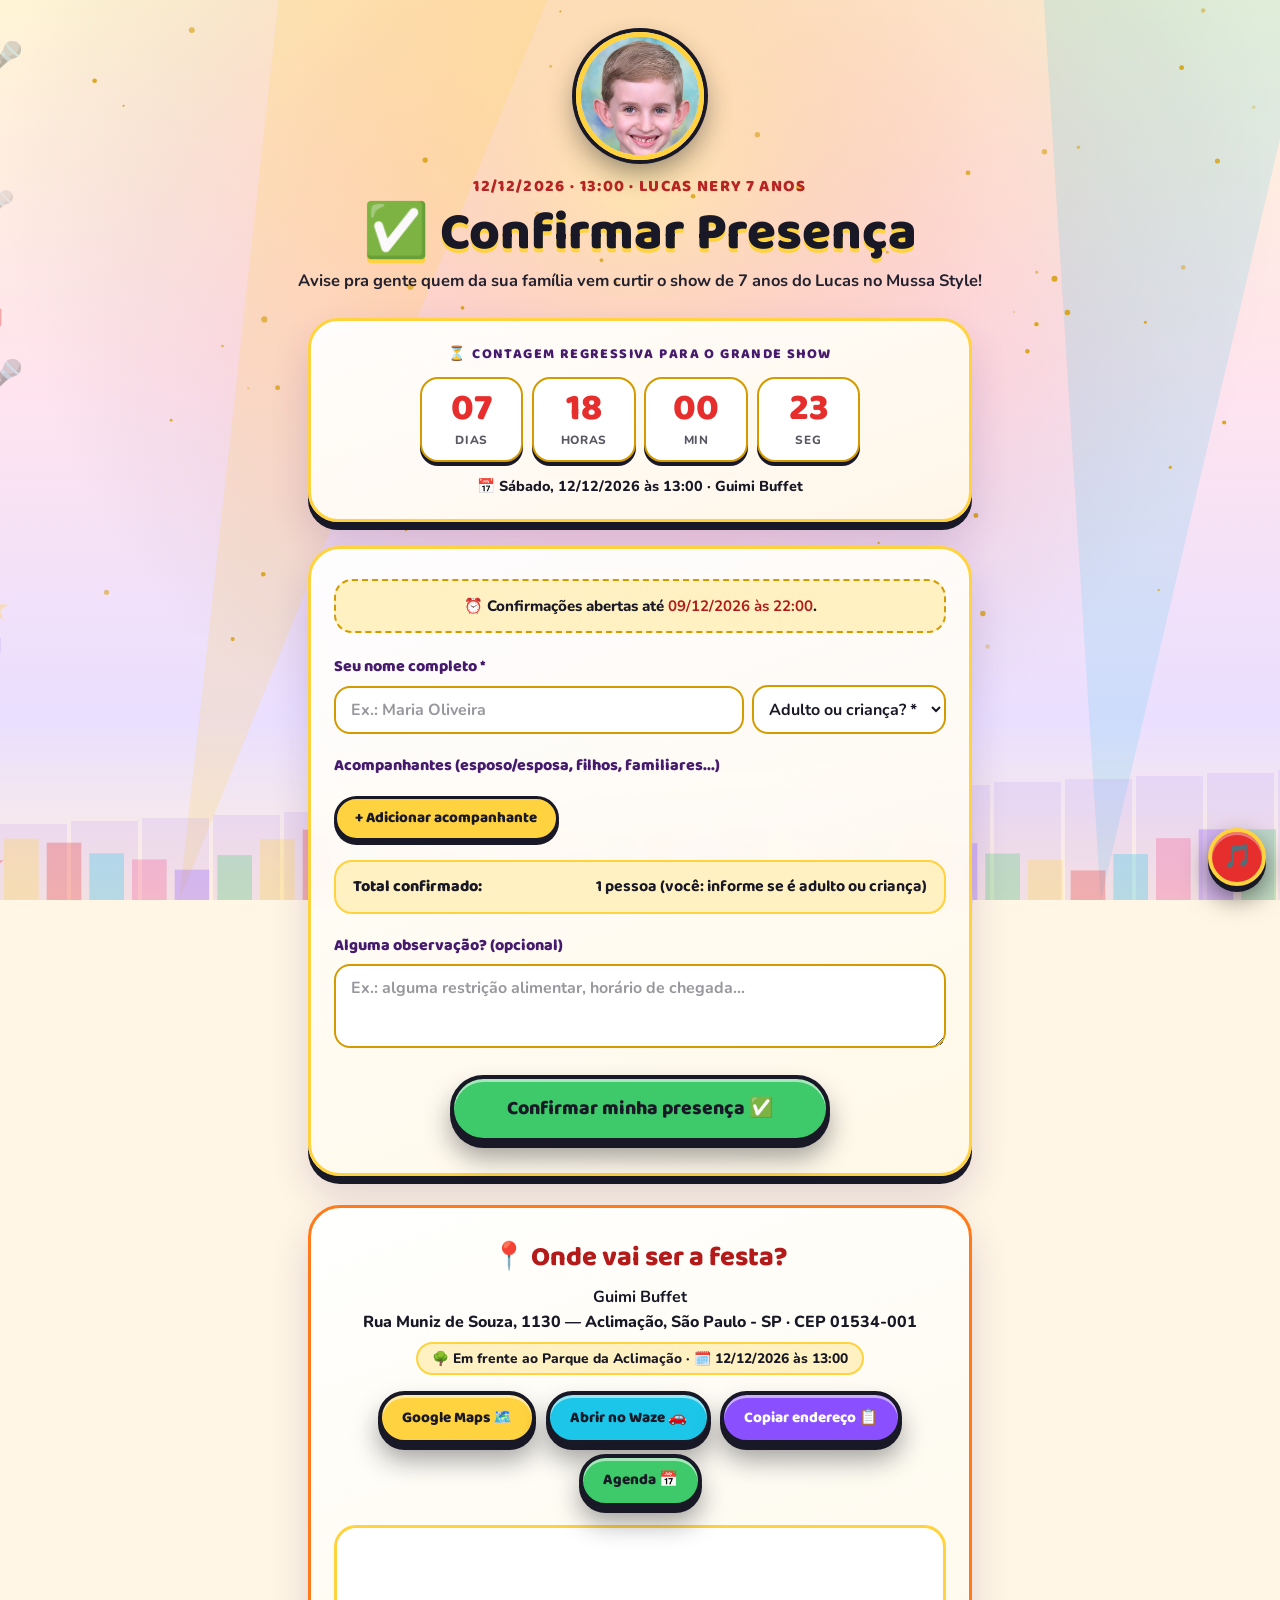
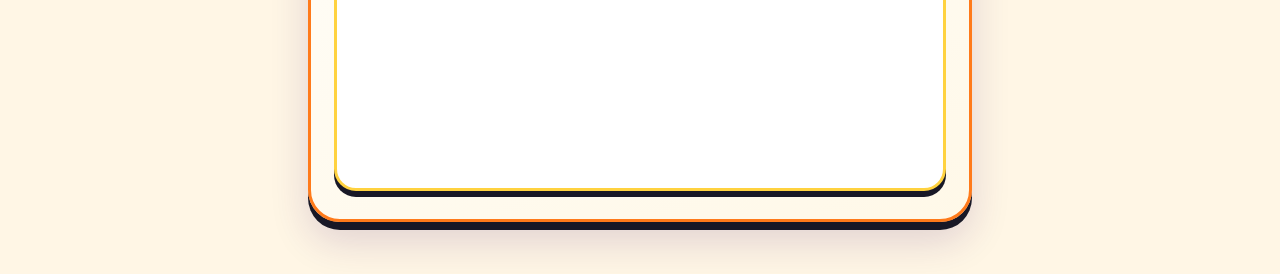
<file: index.html>
<!DOCTYPE html>
<html lang="pt-BR">
<head>
<meta charset="UTF-8">
<meta name="viewport" content="width=device-width, initial-scale=1.0">
<meta name="robots" content="noindex, nofollow, noarchive, nosnippet, noimageindex">
<meta name="theme-color" content="#140928">
<link rel="icon" href="favicon.ico" sizes="any">
<link rel="icon" href="favicon.svg" type="image/svg+xml">
<link rel="apple-touch-icon" href="apple-touch-icon.png">
<title>Lucas Nery faz 7! 🎤 Central da Festa — Tema Mussa</title>
<meta name="description" content="Central oficial da festa de 7 anos do Lucas Nery — 12/12/2026 às 13:00 no Guimi Buffet. Pano na cabeça, bonézinho pra trás, é o Mussa Style!">
<link rel="preconnect" href="https://fonts.googleapis.com">
<link rel="preconnect" href="https://fonts.gstatic.com" crossorigin>
<link href="https://fonts.googleapis.com/css2?family=Baloo+2:wght@600;700;800&family=Nunito:wght@400;700;800&display=swap" rel="stylesheet">
<link rel="stylesheet" href="css/tema-mussa.css">
<script>
// Até 12/12/2026 às 10:00 BRT o endereço principal direciona para presenca.html (confirmação + contagem regressiva).
if (Date.now() < Date.parse('2026-12-12T10:00:00-03:00') && location.search.indexOf('festa=1') === -1 && location.search.indexOf('fotos') === -1) {
  location.replace('presenca.html');
}
</script>
<style>
body{
  min-height:100svh;
  background:#FFF6E5;
  color:var(--grafite);
  overflow-x:hidden;
}
#palcoCanvas{
  position:fixed;inset:0;width:100%;height:100%;
  z-index:0;pointer-events:none;display:block;
}
.hub{
  position:relative;z-index:1;
  max-width:980px;margin:0 auto;
  padding:2.2rem 1.15rem 5.5rem;
  display:flex;flex-direction:column;align-items:center;
}
.hub-hero{
  text-align:center;
  display:flex;flex-direction:column;align-items:center;
  margin-bottom:2rem;
}
.avatar-wrap{
  position:relative;width:clamp(132px,34vw,172px);aspect-ratio:1;
  margin-bottom:1.05rem;
}
.avatar-wrap img{
  width:100%;height:100%;object-fit:cover;border-radius:50%;
  border:6px solid var(--ouro);
  box-shadow:0 0 0 5px var(--grafite), 0 0 38px rgba(255,210,63,.42), 0 18px 34px rgba(70,27,110,.22);
  animation:flutua 5s ease-in-out infinite;
}
@keyframes flutua{0%,100%{transform:translateY(0)}50%{transform:translateY(-8px)}}
.selo-idade{
  position:absolute;right:-10px;bottom:-6px;
  width:64px;height:64px;border-radius:50%;
  background:var(--vermelho);color:var(--ouro);
  border:4px solid var(--ouro);
  display:grid;place-items:center;text-align:center;
  font-family:var(--display);font-weight:800;font-size:.95rem;line-height:1;
  transform:rotate(10deg);
  box-shadow:0 5px 0 var(--grafite), 0 10px 20px rgba(0,0,0,.45);
}
.hub-eyebrow{
  display:inline-flex;align-items:center;gap:.4rem;
  font-family:var(--display);font-weight:800;font-size:clamp(.82rem,3vw,.98rem);
  background:var(--ouro);color:var(--grafite);
  border:3px solid var(--grafite);border-radius:99px;padding:.26rem 1.05rem;
  box-shadow:0 4px 0 var(--grafite);margin-bottom:.75rem;
}
.hub-hero h1{
  font-family:var(--display);font-weight:800;
  font-size:clamp(2.35rem,9.5vw,4.5rem);line-height:.96;
  color:var(--grafite);
  text-shadow:0 .06em 0 var(--ouro);
}
.hub-hero h1 .sete{
  display:inline-block;color:var(--vermelho);transform:rotate(7deg) scale(1.12);
}
.hub-meta{
  margin-top:.75rem;
  display:inline-flex;align-items:center;gap:.5rem;flex-wrap:wrap;justify-content:center;
  font-family:var(--display);font-weight:800;font-size:clamp(.88rem,3.3vw,1.02rem);
  background:#FFFFFF;color:var(--grafite);
  border:2.5px solid var(--ouro-escuro);border-radius:99px;padding:.34rem 1.15rem;
  backdrop-filter:blur(6px);
}
.hub-sub{
  margin-top:.7rem;font-weight:700;font-size:clamp(.95rem,3.6vw,1.1rem);
  max-width:44ch;opacity:.92;
}

/* Grade de Cards do Hub */
.hub-grade{
  width:100%;
  display:grid;
  grid-template-columns:1fr;
  gap:1.05rem;
}
@media (min-width:640px){
  .hub-grade{grid-template-columns:repeat(2,1fr);gap:1.2rem}
}
@media (min-width:920px){
  .hub-grade{grid-template-columns:repeat(3,1fr)}
}

.hub-card{
  --cor:var(--ouro);
  position:relative;
  display:flex;flex-direction:column;justify-content:space-between;gap:.65rem;
  text-decoration:none;color:var(--grafite);
  background:linear-gradient(160deg, rgba(255,255,255,.95), rgba(255,248,232,.95));
  border:3.5px solid var(--cor);
  border-radius:28px;
  padding:1.35rem 1.25rem 1.25rem;
  backdrop-filter:blur(8px);
  box-shadow:0 8px 0 var(--grafite), 0 20px 38px rgba(70,27,110,.16);
  transition:transform .16s ease, box-shadow .16s ease, border-color .16s ease;
  overflow:hidden;
}
.hub-card::before{
  content:"";position:absolute;top:-38px;right:-38px;width:110px;height:110px;border-radius:50%;
  background:radial-gradient(circle, color-mix(in srgb, var(--cor) 42%, transparent), transparent 70%);
  pointer-events:none;
}
.hub-card:hover{
  transform:translateY(-5px);
  box-shadow:0 13px 0 var(--grafite), 0 26px 44px rgba(70,27,110,.22);
}
.hub-card:active{transform:translateY(2px);box-shadow:0 4px 0 var(--grafite)}
.hub-card:focus-visible{outline:4px solid var(--grafite);outline-offset:3px}

.hub-card-top{display:flex;align-items:center;justify-content:space-between;gap:.6rem}
.hub-ico{
  width:56px;height:56px;border-radius:18px;
  background:var(--cor);color:var(--grafite);
  border:3px solid var(--grafite);
  display:grid;place-items:center;font-size:1.85rem;
  box-shadow:0 4px 0 var(--grafite);
}
.hub-tag{
  font-family:var(--display);font-weight:800;font-size:.74rem;letter-spacing:.06em;text-transform:uppercase;
  color:var(--grafite);background:color-mix(in srgb, var(--cor) 26%, #fff);
  border:2px solid color-mix(in srgb, var(--cor) 55%, transparent);
  border-radius:99px;padding:.16rem .68rem;
}
.hub-card h2{
  font-family:var(--display);font-weight:800;font-size:1.45rem;line-height:1.08;
  color:var(--vermelho-escuro);margin-top:.2rem;
}
.hub-card p{font-size:.92rem;font-weight:700;color:rgba(24,24,38,.78);line-height:1.45}
.hub-go{
  margin-top:.35rem;
  font-family:var(--display);font-weight:800;font-size:.94rem;color:var(--palco-roxo);
  display:inline-flex;align-items:center;gap:.35rem;
}

.hub-rodape{
  margin-top:2.2rem;text-align:center;
  display:flex;flex-direction:column;align-items:center;gap:.65rem;
  font-weight:700;font-size:.9rem;color:rgba(24,24,38,.78);
}
.hub-rodape a{
  color:var(--vermelho-escuro);font-family:var(--display);font-weight:800;text-decoration:none;
  background:#FFFFFF;border:2px solid var(--ouro-escuro);
  border-radius:99px;padding:.3rem .95rem;
}
.hub-rodape a:hover{background:#FFF1C2}

/* Botão de batida / música */
.btn-musica{
  position:fixed;bottom:16px;right:14px;z-index:40;
  width:58px;height:58px;border-radius:50%;
  background:var(--vermelho);color:var(--branco);border:4px solid var(--ouro);
  box-shadow:0 6px 0 var(--grafite), 0 12px 24px rgba(0,0,0,.5);
  display:grid;place-items:center;font-size:1.5rem;
}
.btn-musica.tocando{background:var(--ouro);color:var(--grafite);border-color:var(--grafite);animation:bate .65s ease-in-out infinite}
@keyframes bate{0%,100%{transform:scale(1) rotate(-5deg)}50%{transform:scale(1.12) rotate(5deg)}}
</style>
</head>
<body>
<canvas id="palcoCanvas" aria-hidden="true"></canvas>

<main class="hub">
  <header class="hub-hero">
    <div class="avatar-wrap">
      <img src="img/lucas.jpg" alt="Lucas Nery, aniversariante de 7 anos">
      <span class="selo-idade">7<br>anos</span>
    </div>
    <p class="hub-eyebrow">🎤 Pano na cabeça, bonézinho pra trás — Mussa Style!</p>
    <h1>Lucas Nery faz <span class="sete">7!</span></h1>
    <p class="hub-meta">📅 12/12/2026 · 🕐 13:00 · 📍 Guimi Buffet (Aclimação)</p>
    <p class="hub-meta" id="hubContagem" style="margin-top:.55rem;border-color:var(--ouro-escuro);color:var(--vermelho-escuro)">⏳ Calculando contagem regressiva...</p>
    <p class="hub-sub">Bem-vindo à central da festa da Tropa do Lucas! Escolha por onde começar:</p>
  </header>

  <nav class="hub-grade" aria-label="Menu principal da festa">
    <a class="hub-card" href="cardapio.html" style="--cor:#FFD23F">
      <div class="hub-card-top">
        <span class="hub-ico">🍽️</span>
        <span class="hub-tag">Mussa Style</span>
      </div>
      <h2>Cardápio da Festa</h2>
      <p>13 rounds de delícias, Feijoada light, 23 salgados, Bolo Torta de Limão e caça aos 7 microfones.</p>
      <span class="hub-go">Abrir cardápio →</span>
    </a>

    <a class="hub-card" href="jogos.html" style="--cor:#8A4FFF">
      <div class="hub-card-top">
        <span class="hub-ico">🎮</span>
        <span class="hub-tag">60 FPS Arcade</span>
      </div>
      <h2>Arena de Jogos</h2>
      <p>Mussa Surf, Lucas Dash, Voo do Mic, Batalha Hero e Lucas-Man (Pac-Man), Ranking e Passaporte VIP.</p>
      <span class="hub-go">Jogar agora →</span>
    </a>

    <a class="hub-card" href="mussa.html" style="--cor:#1CC6E8">
      <div class="hub-card-top">
        <span class="hub-ico">🎨</span>
        <span class="hub-tag">IA ao Vivo</span>
      </div>
      <h2>Vire do Mussaverso!</h2>
      <p>Tire uma selfie e vire personagem cartoon no Mussa Style com estilos e cenários surpresa.</p>
      <span class="hub-go">Criar meu avatar →</span>
    </a>

    <a class="hub-card" href="fotos.html" style="--cor:#F44E8B">
      <div class="hub-card-top">
        <span class="hub-ico">📸</span>
        <span class="hub-tag">Álbum ao Vivo</span>
      </div>
      <h2>Fotos dos Inscritos</h2>
      <p>Suba suas fotos direto do celular e monte o mural oficial da festa em tempo real.</p>
      <span class="hub-go">Abrir galeria →</span>
    </a>

    <a class="hub-card" href="capsula.html" style="--cor:#3EC96B">
      <div class="hub-card-top">
        <span class="hub-ico">📼</span>
        <span class="hub-tag">Selada</span>
      </div>
      <h2>Mande sua Rima</h2>
      <p>Deixe uma rima, recado ou conselho na cápsula do tempo para o Lucas ler quando crescer.</p>
      <span class="hub-go">Gravar mensagem →</span>
    </a>

    <a class="hub-card" href="quiz.html" style="--cor:#FFD23F">
      <div class="hub-card-top">
        <span class="hub-ico">🧠</span>
        <span class="hub-tag">7 Perguntas</span>
      </div>
      <h2>Quiz do Lucas</h2>
      <p>Quem conhece melhor o Lucas? 7 perguntas sobre o aniversariante valendo pontos no ranking!</p>
      <span class="hub-go">Responder quiz →</span>
    </a>

    <a class="hub-card" href="local.html" style="--cor:#FF7A1A">
      <div class="hub-card-top">
        <span class="hub-ico">📍</span>
        <span class="hub-tag">Aclimação · SP</span>
      </div>
      <h2>Como Chegar</h2>
      <p>Guimi Buffet — Rua Muniz de Souza, 1130. Google Maps, Waze, copiar endereço e mapa.</p>
      <span class="hub-go">Ver localização →</span>
    </a>
  </nav>

  <footer class="hub-rodape">
    <a href="ranking.html">📺 Abrir Telão do Ranking (TV / Tablet)</a>
    <span>Faz o sinalzinho do M — Tropa do Lucas Nery · 7 anos · 2026 🎤🔥</span>
  </footer>
</main>

<button class="btn-musica" id="btnMusica" aria-label="Tocar batida Mussa Style" aria-pressed="false">🎵</button>
<audio id="audioMussa" src="musica/mussa-style.mp3?v=2" preload="auto" loop></audio>

<script>
(function () {
  'use strict';
  var reduzMov = window.matchMedia('(prefers-reduced-motion: reduce)').matches;
  var canvas = document.getElementById('palcoCanvas');
  var ctx = canvas.getContext('2d');
  var W = 0, H = 0;
  var mouseX = 0.5, mouseY = 0.3;
  var tocando = false;

  var estrelas = [];
  var notas = [];
  var SIMBOLOS = ['♪', '♫', '★', '✦', '🎤'];
  var CORES = ['#FFD23F', '#E62E2D', '#1CC6E8', '#F44E8B', '#8A4FFF', '#3EC96B'];

  function resize() {
    W = canvas.width = window.innerWidth;
    H = canvas.height = window.innerHeight;
    estrelas = [];
    for (var i = 0; i < 65; i++) {
      estrelas.push({
        x: Math.random() * W,
        y: Math.random() * H * 0.72,
        r: 1 + Math.random() * 2.2,
        p: Math.random() * Math.PI * 2
      });
    }
    if (!notas.length) {
      for (var j = 0; j < 20; j++) {
        notas.push({
          x: Math.random() * W,
          y: Math.random() * H,
          vy: 0.35 + Math.random() * 0.75,
          vx: (Math.random() - 0.5) * 0.35,
          sz: 16 + Math.random() * 22,
          sym: SIMBOLOS[j % SIMBOLOS.length],
          cor: CORES[j % CORES.length],
          op: 0.18 + Math.random() * 0.34
        });
      }
    }
  }
  resize();
  window.addEventListener('resize', resize);
  window.addEventListener('pointermove', function (e) {
    mouseX = e.clientX / Math.max(1, W);
    mouseY = e.clientY / Math.max(1, H);
  }, { passive: true });

  var t0 = performance.now();
  function desenha(now) {
    var t = (now - t0) / 1000;
    // Gradiente profundo palco festival
    var g = ctx.createLinearGradient(0, 0, 0, H);
    g.addColorStop(0, '#FFF4D6');
    g.addColorStop(0.45, '#FFE4EE');
    g.addColorStop(0.82, '#EADFFF');
    g.addColorStop(1, '#FFF0DF');
    ctx.fillStyle = g;
    ctx.fillRect(0, 0, W, H);

    // Halo de energia atrás do topo
    var rad = ctx.createRadialGradient(W * mouseX, H * 0.22, 10, W * mouseX, H * 0.22, Math.max(W, H) * 0.52);
    rad.addColorStop(0, 'rgba(255,210,63,0.30)');
    rad.addColorStop(0.5, 'rgba(230,46,45,0.10)');
    rad.addColorStop(1, 'rgba(0,0,0,0)');
    ctx.fillStyle = rad;
    ctx.fillRect(0, 0, W, H);

    // Holofotes dinâmicos varrendo o céu
    var sw1 = Math.sin(t * 0.85) * W * 0.18 + (mouseX - 0.5) * 90;
    var sw2 = Math.cos(t * 0.7) * W * 0.18 - (mouseX - 0.5) * 90;
    ctx.fillStyle = 'rgba(255,210,63,0.18)';
    ctx.beginPath(); ctx.moveTo(W * 0.15, H); ctx.lineTo(W * 0.05 + sw1, 0); ctx.lineTo(W * 0.26 + sw1, 0); ctx.closePath(); ctx.fill();
    ctx.fillStyle = 'rgba(28,198,232,0.14)';
    ctx.beginPath(); ctx.moveTo(W * 0.85, H); ctx.lineTo(W * 0.74 + sw2, 0); ctx.lineTo(W * 0.95 + sw2, 0); ctx.closePath(); ctx.fill();
    ctx.fillStyle = 'rgba(244,78,139,0.08)';
    ctx.beginPath(); ctx.moveTo(W * 0.5, H); ctx.lineTo(W * 0.38 - sw1 * 0.5, 0); ctx.lineTo(W * 0.62 - sw1 * 0.5, 0); ctx.closePath(); ctx.fill();

    // Estrelas cintilantes
    for (var i = 0; i < estrelas.length; i++) {
      var s = estrelas[i];
      ctx.fillStyle = 'rgba(212,155,0,' + (0.25 + 0.65 * Math.abs(Math.sin(t * 1.8 + s.p))) + ')';
      ctx.beginPath(); ctx.arc(s.x, s.y, s.r, 0, Math.PI * 2); ctx.fill();
    }

    // Skyline urbano sutil no horizonte
    ctx.fillStyle = 'rgba(138,79,255,0.10)';
    var bw = Math.max(46, Math.round(W / 18));
    for (var bx = 0; bx < W + bw; bx += bw) {
      var bh = 48 + ((bx * 37) % 88);
      ctx.fillRect(bx, H - bh - 36, bw - 4, bh + 36);
    }

    // Equalizador gigante pulsante no rodapé (pulsa mais forte com a música ligada!)
    var cols = Math.max(16, Math.min(34, Math.floor(W / 36)));
    var colW = W / cols;
    var boost = tocando ? 1.85 : 1;
    for (var c = 0; c < cols; c++) {
      var wave = Math.abs(Math.sin(t * (tocando ? 6.5 : 2.6) + c * 0.45)) * 0.65 +
                 Math.abs(Math.cos(t * 3.1 - c * 0.3)) * 0.35;
      var eh = (18 + wave * 64) * boost;
      ctx.fillStyle = CORES[c % CORES.length];
      ctx.globalAlpha = tocando ? 0.42 : 0.28;
      ctx.fillRect(c * colW + 4, H - eh, Math.max(6, colW - 8), eh);
    }
    ctx.globalAlpha = 1;

    // Notas musicais e estrelas flutuando
    for (var j = 0; j < notas.length; j++) {
      var n = notas[j];
      if (!reduzMov) {
        n.y -= n.vy * (tocando ? 1.6 : 1);
        n.x += n.vx + Math.sin(t + j) * 0.25;
        if (n.y < -40) { n.y = H + 30; n.x = Math.random() * W; }
        if (n.x < -30) n.x = W + 20;
        if (n.x > W + 30) n.x = -20;
      }
      ctx.globalAlpha = n.op;
      ctx.fillStyle = n.cor;
      ctx.font = '800 ' + Math.round(n.sz) + 'px "Baloo 2", Arial, sans-serif';
      ctx.fillText(n.sym, n.x, n.y);
    }
    ctx.globalAlpha = 1;

    if (!reduzMov) requestAnimationFrame(desenha);
  }
  desenha(performance.now());

  /* ---------- Áudio / Batida Mussa Style ---------- */
  var btnMusica = document.getElementById('btnMusica');
  var audioMussa = document.getElementById('audioMussa');
  var mp3Falhou = false, beatTimer = null, ac = null;
  audioMussa.addEventListener('error', function () { mp3Falhou = true; });

  function getAc() {
    if (!ac) { var AC = window.AudioContext || window.webkitAudioContext; if (AC) ac = new AC(); }
    if (ac && ac.state === 'suspended') ac.resume();
    return ac;
  }
  function kick(t) {
    var a = getAc(); if (!a) return;
    var o = a.createOscillator(), g = a.createGain();
    o.type = 'sine'; o.frequency.setValueAtTime(145, t); o.frequency.exponentialRampToValueAtTime(42, t + 0.14);
    g.gain.setValueAtTime(0.24, t); g.gain.exponentialRampToValueAtTime(0.001, t + 0.18);
    o.connect(g); g.connect(a.destination); o.start(t); o.stop(t + 0.2);
  }
  function snare(t) {
    var a = getAc(); if (!a) return;
    var o = a.createOscillator(), g = a.createGain();
    o.type = 'square'; o.frequency.setValueAtTime(220, t); o.frequency.exponentialRampToValueAtTime(110, t + 0.09);
    g.gain.setValueAtTime(0.09, t); g.gain.exponentialRampToValueAtTime(0.001, t + 0.11);
    o.connect(g); g.connect(a.destination); o.start(t); o.stop(t + 0.12);
  }
  function bass(freq, t, dur) {
    var a = getAc(); if (!a) return;
    var o = a.createOscillator(), g = a.createGain();
    o.type = 'triangle'; o.frequency.setValueAtTime(freq, t);
    g.gain.setValueAtTime(0.08, t); g.gain.exponentialRampToValueAtTime(0.001, t + dur);
    o.connect(g); g.connect(a.destination); o.start(t); o.stop(t + dur + 0.02);
  }
  function tocaBeat() {
    var a = getAc(); if (!a) return;
    var t = a.currentTime + 0.05, step = 0.25;
    [0, 2.5, 4, 6.5].forEach(function (k) { kick(t + k * step); });
    [2, 6].forEach(function (s) { snare(t + s * step); });
    [[110, 0, 0.35], [130.81, 2.5, 0.3], [146.83, 4, 0.35], [130.81, 6, 0.35]].forEach(function (b) { bass(b[0], t + b[1] * step, b[2]); });
    beatTimer = setTimeout(function () { if (tocando) tocaBeat(); }, 8 * step * 1000);
  }

  btnMusica.addEventListener('click', function () {
    tocando = !tocando;
    btnMusica.classList.toggle('tocando', tocando);
    btnMusica.setAttribute('aria-pressed', String(tocando));
    btnMusica.textContent = tocando ? '🔊' : '🎵';
    if (tocando) {
      if (mp3Falhou) tocaBeat();
      else {
        audioMussa.currentTime = 0;
        var p = audioMussa.play();
        if (p && p.catch) p.catch(function () { mp3Falhou = true; if (tocando) tocaBeat(); });
      }
    } else {
      audioMussa.pause();
      if (beatTimer) { clearTimeout(beatTimer); beatTimer = null; }
    }
  });
  /* Contagem regressiva ao vivo até 12/12/2026 às 13:00 BRT */
  var hubContagem = document.getElementById('hubContagem');
  var FESTA_MS = Date.parse('2026-12-12T13:00:00-03:00');
  function atualizaContagemHub() {
    if (!hubContagem) return;
    var diff = FESTA_MS - Date.now();
    if (diff <= 0) {
      hubContagem.textContent = '🔥 É HOJE! Solta o beat — a festa já começou!';
      return;
    }
    var d = Math.floor(diff / 86400000);
    var h = Math.floor((diff % 86400000) / 3600000);
    var m = Math.floor((diff % 3600000) / 60000);
    var s = Math.floor((diff % 60000) / 1000);
    hubContagem.textContent = '⏳ Faltam ' + d + 'd ' + String(h).padStart(2, '0') + 'h ' + String(m).padStart(2, '0') + 'm ' + String(s).padStart(2, '0') + 's para o show!';
  }
  atualizaContagemHub();
  setInterval(atualizaContagemHub, 1000);

})();
</script>
</body>
</html>
</file>
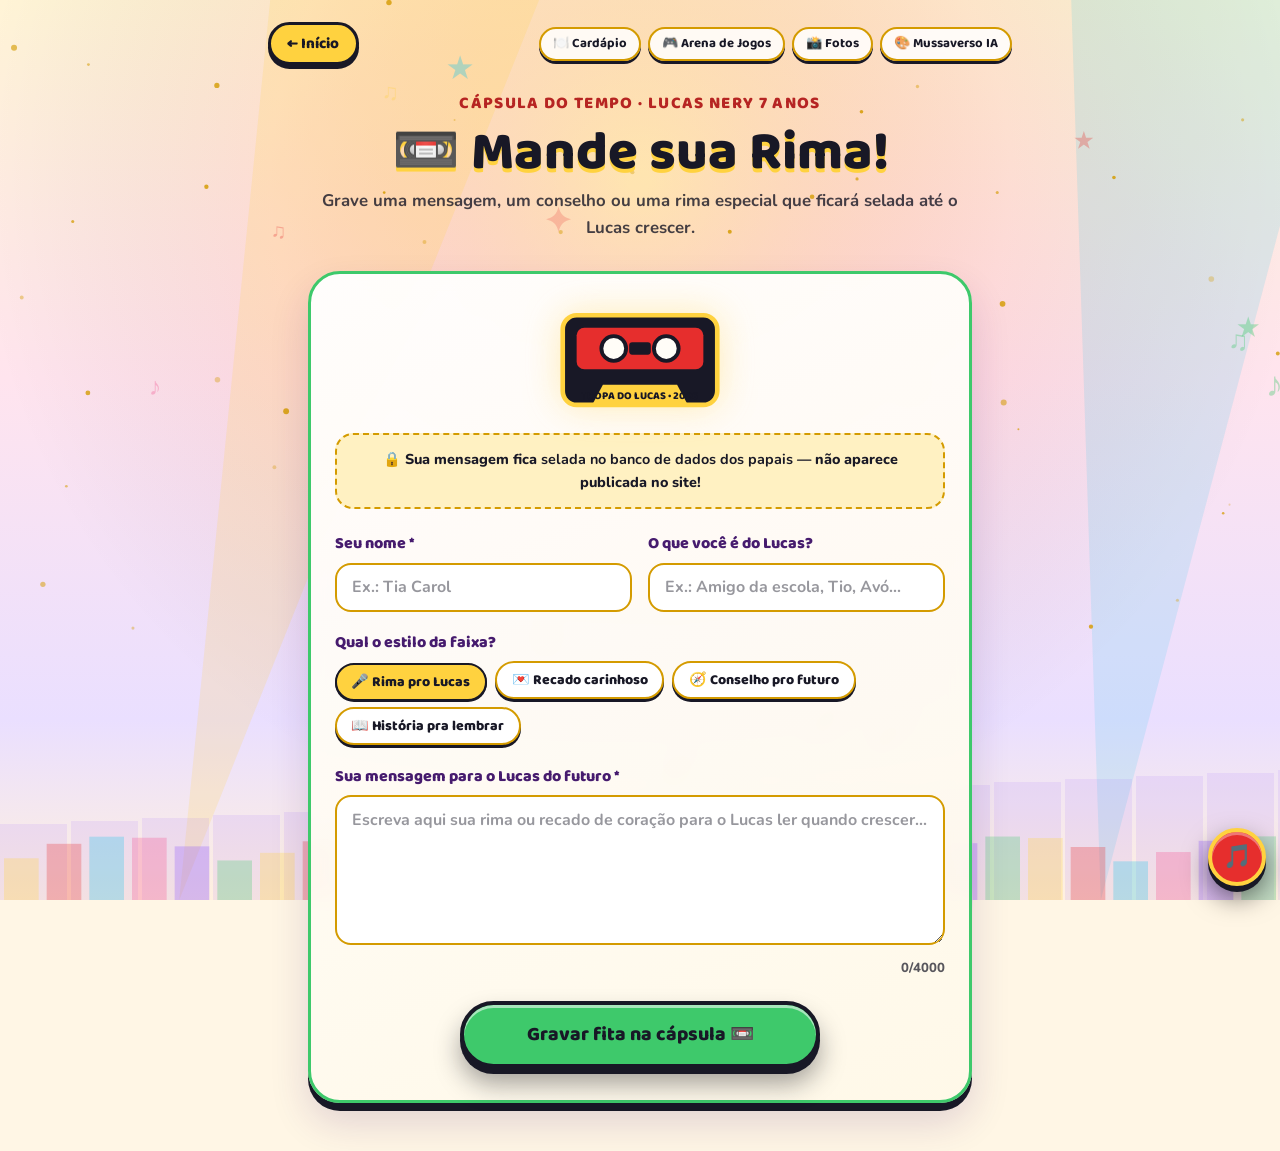
<file: capsula.html>
<!DOCTYPE html>
<html lang="pt-BR">
<head>
<meta charset="UTF-8">
<meta name="viewport" content="width=device-width, initial-scale=1.0">
<meta name="robots" content="noindex, nofollow">
<meta name="theme-color" content="#140928">
<link rel="icon" href="favicon.ico" sizes="any">
<link rel="icon" href="favicon.svg" type="image/svg+xml">
<link rel="apple-touch-icon" href="apple-touch-icon.png">
<title>📼 Mande sua Rima — Cápsula do Tempo do Lucas Nery</title>
<meta name="description" content="Deixe uma rima, um recado ou um conselho selado na cápsula do tempo dos 7 anos do Lucas Nery.">
<link rel="preconnect" href="https://fonts.googleapis.com">
<link rel="preconnect" href="https://fonts.gstatic.com" crossorigin>
<link href="https://fonts.googleapis.com/css2?family=Baloo+2:wght@600;700;800&family=Nunito:wght@400;700;800&display=swap" rel="stylesheet">
<link rel="stylesheet" href="css/tema-mussa.css">
<style>
body{min-height:100svh;padding-bottom:3rem}
.topo{
  max-width:780px;margin:0 auto;padding:1.4rem 1.1rem 1rem;
  display:flex;align-items:center;justify-content:space-between;gap:.8rem;flex-wrap:wrap;
}
.voltar{
  font-family:var(--display);font-weight:800;font-size:.95rem;
  color:var(--grafite);background:var(--ouro);text-decoration:none;
  border:3px solid var(--grafite);border-radius:99px;padding:.4rem 1.05rem;
  box-shadow:0 4px 0 var(--grafite);
}
.voltar:hover{transform:translateY(2px);box-shadow:0 2px 0 var(--grafite)}
.nav-mini{display:flex;gap:.45rem;flex-wrap:wrap}
.nav-mini a{
  font-family:var(--display);font-weight:700;font-size:.82rem;
  color:var(--grafite);background:rgba(255,255,255,.85);text-decoration:none;
  border:2px solid var(--ouro-escuro);border-radius:99px;padding:.28rem .75rem;
}

.hero-pag{
  text-align:center;color:var(--grafite);
  max-width:720px;margin:0 auto;padding:.6rem 1.1rem 1.8rem;
}
.hero-pag h1{
  font-family:var(--display);font-weight:800;
  font-size:clamp(2rem,8.5vw,3.4rem);line-height:1;
  color:var(--grafite);text-shadow:0 4px 0 var(--ouro);margin:.5rem 0;
}
.hero-pag p{font-weight:700;font-size:1.05rem;opacity:.95}

.caixa{
  max-width:700px;margin:0 auto;padding:0 1.1rem;
}
.card-capsula{
  background:linear-gradient(160deg, rgba(255,255,255,.95), rgba(255,248,232,.95));
  color:var(--grafite);
  border:3.5px solid var(--verde);border-radius:32px;
  padding:2rem 1.5rem;
  backdrop-filter:blur(10px);-webkit-backdrop-filter:blur(10px);
  box-shadow:0 8px 0 var(--grafite), 0 20px 38px rgba(70,27,110,.16);
}
.fita-ilustra{width:170px;margin:0 auto 1.2rem;filter:drop-shadow(0 0 18px rgba(255,210,63,.35))}
.aviso-selada{
  background:#FFF1C2;color:var(--grafite);border:2px dashed var(--ouro-escuro);border-radius:18px;
  padding:.8rem 1rem;font-size:.9rem;font-weight:800;margin-bottom:1.4rem;text-align:center;
}
.campo{margin-bottom:1.15rem}
.campo label{
  display:block;font-family:var(--display);font-weight:800;font-size:1rem;margin-bottom:.35rem;color:var(--palco-roxo);
}
.campo input,.campo textarea{
  width:100%;font-family:var(--texto);font-size:1rem;font-weight:700;
  color:var(--grafite);background:#FFFFFF;
  border:2.5px solid var(--ouro-escuro);border-radius:16px;padding:.72rem .95rem;
}
.campo input::placeholder,.campo textarea::placeholder{color:rgba(24,24,38,.45)}
.campo textarea{min-height:150px;resize:vertical}
.campo input:focus,.campo textarea:focus{outline:3px solid var(--ouro);border-color:var(--palco-roxo);outline-offset:1px}
.grade-2{display:grid;grid-template-columns:1fr;gap:1rem}
@media (min-width:600px){.grade-2{grid-template-columns:1fr 1fr}}

.tipos{display:flex;flex-wrap:wrap;gap:.5rem;margin-top:.35rem}
.tipo-btn{
  font-family:var(--display);font-weight:800;font-size:.88rem;
  background:#FFFFFF;color:var(--grafite);
  border:2.5px solid var(--ouro-escuro);border-radius:99px;padding:.38rem .92rem;
  box-shadow:0 3px 0 var(--grafite);transition:transform .12s ease, background .12s ease;
}
.tipo-btn.ativo{background:var(--ouro);color:var(--grafite);border-color:var(--grafite);transform:translateY(2px);box-shadow:0 1px 0 var(--grafite)}

.hp{position:absolute;left:-9999px;width:1px;height:1px;overflow:hidden}
.contador-chars{font-size:.82rem;font-weight:800;color:rgba(24,24,38,.72);text-align:right;margin-top:.25rem}
.acoes{text-align:center;margin-top:1.4rem}
.acoes .cta{width:100%;max-width:360px}
.acoes .cta[disabled]{opacity:.6;cursor:wait}

.sucesso{
  display:none;text-align:center;padding:1.2rem .6rem;
}
.sucesso.mostra{display:block}
.sucesso h2{
  font-family:var(--display);font-weight:800;font-size:1.9rem;
  color:var(--vermelho);margin:.6rem 0 .4rem;
}
.sucesso p{font-weight:700;margin-bottom:1.2rem}
.fita-voa{animation:voa-fita 2.2s ease-in-out infinite}
@keyframes voa-fita{0%,100%{transform:translateY(0) rotate(-3deg)}50%{transform:translateY(-10px) rotate(3deg)}}
</style>
</head>
<body>
<header class="topo">
  <a class="voltar" href="index.html?festa=1">← Início</a>
  <nav class="nav-mini" aria-label="Outras páginas da festa">
    <a href="cardapio.html">🍽️ Cardápio</a>
    <a href="jogos.html">🎮 Arena de Jogos</a>
    <a href="fotos.html">📸 Fotos</a>
    <a href="mussa.html">🎨 Mussaverso IA</a>
  </nav>
</header>

<section class="hero-pag">
  <p style="font-family:var(--display);font-weight:800;color:var(--vermelho-escuro);letter-spacing:.08em">CÁPSULA DO TEMPO · LUCAS NERY 7 ANOS</p>
  <h1>📼 Mande sua Rima!</h1>
  <p>Grave uma mensagem, um conselho ou uma rima especial que ficará selada até o Lucas crescer.</p>
</section>

<main class="caixa">
  <div class="card-capsula">
    <svg class="fita-ilustra" viewBox="0 0 220 140" aria-hidden="true">
      <rect x="10" y="12" width="200" height="116" rx="18" fill="#181826" stroke="#FFD23F" stroke-width="6"/>
      <rect x="28" y="28" width="164" height="54" rx="10" fill="#E62E2D"/>
      <circle cx="76" cy="55" r="16" fill="#FFFDF7" stroke="#181826" stroke-width="5"/>
      <circle cx="144" cy="55" r="16" fill="#FFFDF7" stroke="#181826" stroke-width="5"/>
      <rect x="96" y="47" width="28" height="16" rx="4" fill="#181826"/>
      <polygon points="48,128 62,102 158,102 172,128" fill="#FFD23F"/>
      <text x="110" y="121" text-anchor="middle" font-family="'Baloo 2', Arial, sans-serif" font-weight="800" font-size="14" fill="#181826">TROPA DO LUCAS • 2026</text>
    </svg>

    <div class="aviso-selada">
      🔒 Sua mensagem fica <strong>selada no banco de dados dos papais</strong> — não aparece publicada no site!
    </div>

    <form id="formCapsula" novalidate>
      <div class="grade-2">
        <div class="campo">
          <label for="nome">Seu nome *</label>
          <input id="nome" name="nome" type="text" maxlength="80" placeholder="Ex.: Tia Carol" required>
        </div>
        <div class="campo">
          <label for="relacao">O que você é do Lucas?</label>
          <input id="relacao" name="relacao" type="text" maxlength="80" placeholder="Ex.: Amigo da escola, Tio, Avó...">
        </div>
      </div>

      <div class="campo">
        <label>Qual o estilo da faixa?</label>
        <div class="tipos" role="radiogroup" aria-label="Tipo de mensagem">
          <button type="button" class="tipo-btn ativo" data-tipo="🎤 Rima pro Lucas">🎤 Rima pro Lucas</button>
          <button type="button" class="tipo-btn" data-tipo="💌 Recado carinhoso">💌 Recado carinhoso</button>
          <button type="button" class="tipo-btn" data-tipo="🧭 Conselho pro futuro">🧭 Conselho pro futuro</button>
          <button type="button" class="tipo-btn" data-tipo="📖 História pra lembrar">📖 História pra lembrar</button>
        </div>
      </div>

      <div class="campo">
        <label for="mensagem">Sua mensagem para o Lucas do futuro *</label>
        <textarea id="mensagem" name="mensagem" maxlength="4000" placeholder="Escreva aqui sua rima ou recado de coração para o Lucas ler quando crescer..." required></textarea>
        <div class="contador-chars"><span id="contaChars">0</span>/4000</div>
      </div>

      <!-- honeypot anti-robô -->
      <div class="hp" aria-hidden="true">
        <label for="siteRobo">Não preencha este campo</label>
        <input id="siteRobo" name="siteRobo" type="text" tabindex="-1" autocomplete="off">
      </div>

      <div class="acoes">
        <button class="cta cta--capsula" id="btnEnviar" type="submit">Gravar fita na cápsula 📼</button>
      </div>
    </form>

    <div class="sucesso" id="telaSucesso" aria-live="polite">
      <div style="font-size:3.5rem" class="fita-voa">📼✨</div>
      <h2>Fita gravada e selada!</h2>
      <p>Sua mensagem entrou para a cápsula do tempo do Lucas Nery. Valeu por fazer parte da Tropa! 🎤💛</p>
      <button class="cta" id="btnOutra" type="button">Gravar outra mensagem</button>
    </div>
  </div>
</main>

<div class="toast" id="toast" role="status" aria-live="polite"></div>

<script>
(function () {
  'use strict';
  // Endpoint Serverless na Vercel conectado ao Supabase PostgreSQL
  var API_URL = '/api/capsula';

  var form = document.getElementById('formCapsula');
  var campoNome = document.getElementById('nome');
  var campoRelacao = document.getElementById('relacao');
  var campoMsg = document.getElementById('mensagem');
  var campoHp = document.getElementById('siteRobo');
  var contaChars = document.getElementById('contaChars');
  var btnEnviar = document.getElementById('btnEnviar');
  var telaSucesso = document.getElementById('telaSucesso');
  var btnOutra = document.getElementById('btnOutra');
  var toast = document.getElementById('toast');
  var tipoAtual = '🎤 Rima pro Lucas';
  var toastTimer = null;

  function mostraToast(msg, ms) {
    toast.textContent = msg;
    toast.classList.add('mostra');
    if (toastTimer) clearTimeout(toastTimer);
    toastTimer = setTimeout(function () { toast.classList.remove('mostra'); }, ms || 3000);
  }

  try {
    campoNome.value = localStorage.getItem('festa-lucas-nome') || '';
    campoRelacao.value = localStorage.getItem('festa-lucas-relacao') || '';
  } catch (e) {}

  document.querySelectorAll('.tipo-btn').forEach(function (b) {
    b.addEventListener('click', function () {
      document.querySelectorAll('.tipo-btn').forEach(function (x) { x.classList.remove('ativo'); });
      b.classList.add('ativo');
      tipoAtual = b.getAttribute('data-tipo');
    });
  });

  campoMsg.addEventListener('input', function () {
    contaChars.textContent = String(campoMsg.value.length);
  });

  form.addEventListener('submit', function (ev) {
    ev.preventDefault();
    if (campoHp.value) return;

    var nome = campoNome.value.trim();
    var relacao = campoRelacao.value.trim();
    var mensagem = campoMsg.value.trim();

    if (!nome) { mostraToast('Coloque seu nome antes de gravar! 🎤'); campoNome.focus(); return; }
    if (!mensagem) { mostraToast('Escreva sua rima ou recado para o Lucas! 📼'); campoMsg.focus(); return; }

    try {
      localStorage.setItem('festa-lucas-nome', nome);
      localStorage.setItem('festa-lucas-relacao', relacao);
    } catch (e) {}

    btnEnviar.disabled = true;
    btnEnviar.textContent = 'Gravando fita... 📼';

    fetch(API_URL, {
      method: 'POST',
      headers: { 'Content-Type': 'application/json' },
      body: JSON.stringify({
        nome: nome,
        relacao: relacao,
        tipo: tipoAtual,
        mensagem: mensagem
      })
    }).then(function (r) {
      return r.json().then(function (d) { return { ok: r.ok && d && d.ok, erro: d && d.erro }; });
    }).then(function (res) {
      if (!res.ok) {
        if (res.erro === 'supabase-nao-configurado') {
          mostraToast('🛠️ Configure SUPABASE_URL e SUPABASE_SERVICE_ROLE_KEY na Vercel!', 4200);
        } else {
          mostraToast('Ops! Não consegui gravar agora. Tente novamente.');
        }
        return;
      }
      try { localStorage.setItem('festa-lucas-carimbo-capsula', '1'); } catch (e2) {}
      form.style.display = 'none';
      telaSucesso.classList.add('mostra');
      mostraToast('📼 Carimbo da Cápsula conquistado no Passaporte!', 3600);
    }).catch(function () {
      mostraToast('🛠️ Endpoint /api/capsula disponível após publicar na Vercel (ou via vercel dev).', 4000);
    }).finally(function () {
      btnEnviar.disabled = false;
      btnEnviar.textContent = 'Gravar fita na cápsula 📼';
    });
  });

  btnOutra.addEventListener('click', function () {
    campoMsg.value = '';
    contaChars.textContent = '0';
    telaSucesso.classList.remove('mostra');
    form.style.display = 'block';
    campoMsg.focus();
  });
})();
</script>
<script src="js/palco-bg.js"></script>
<script src="js/musica.js"></script>
</body>
</html>
</file>
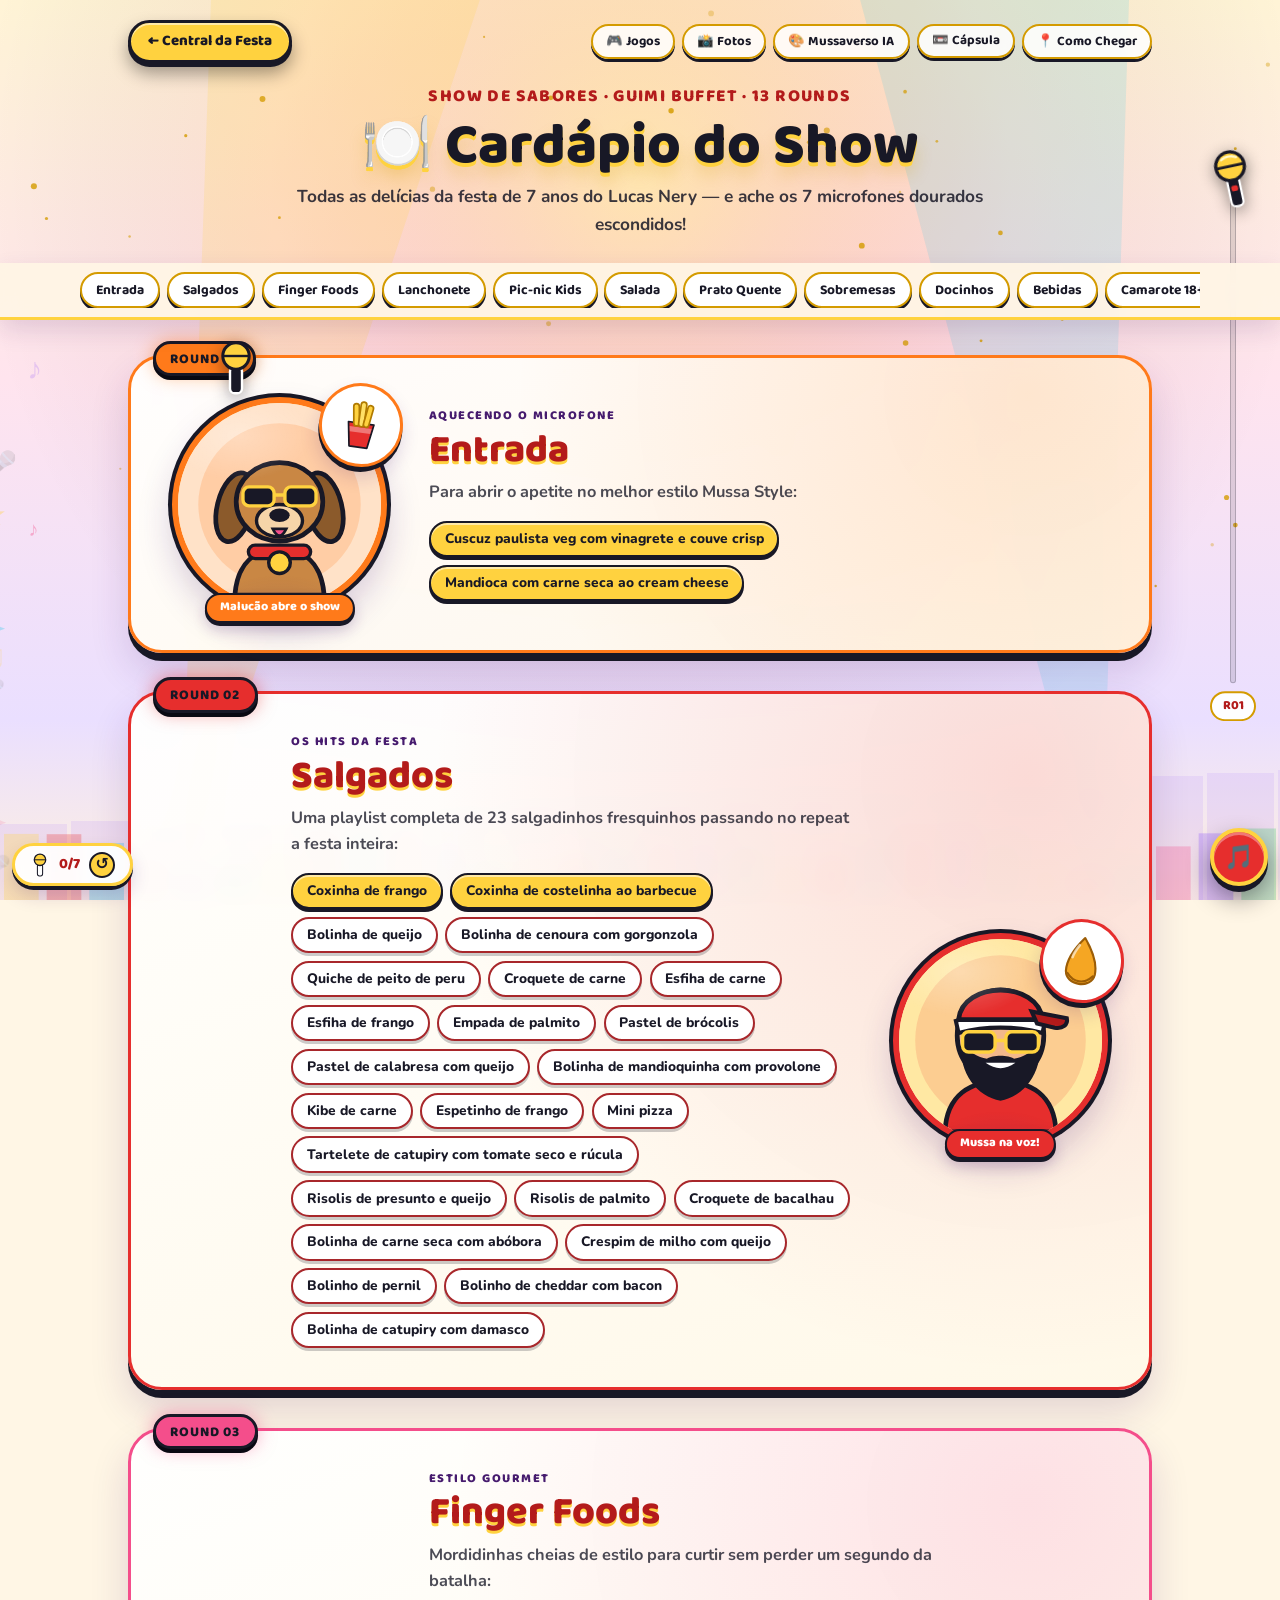
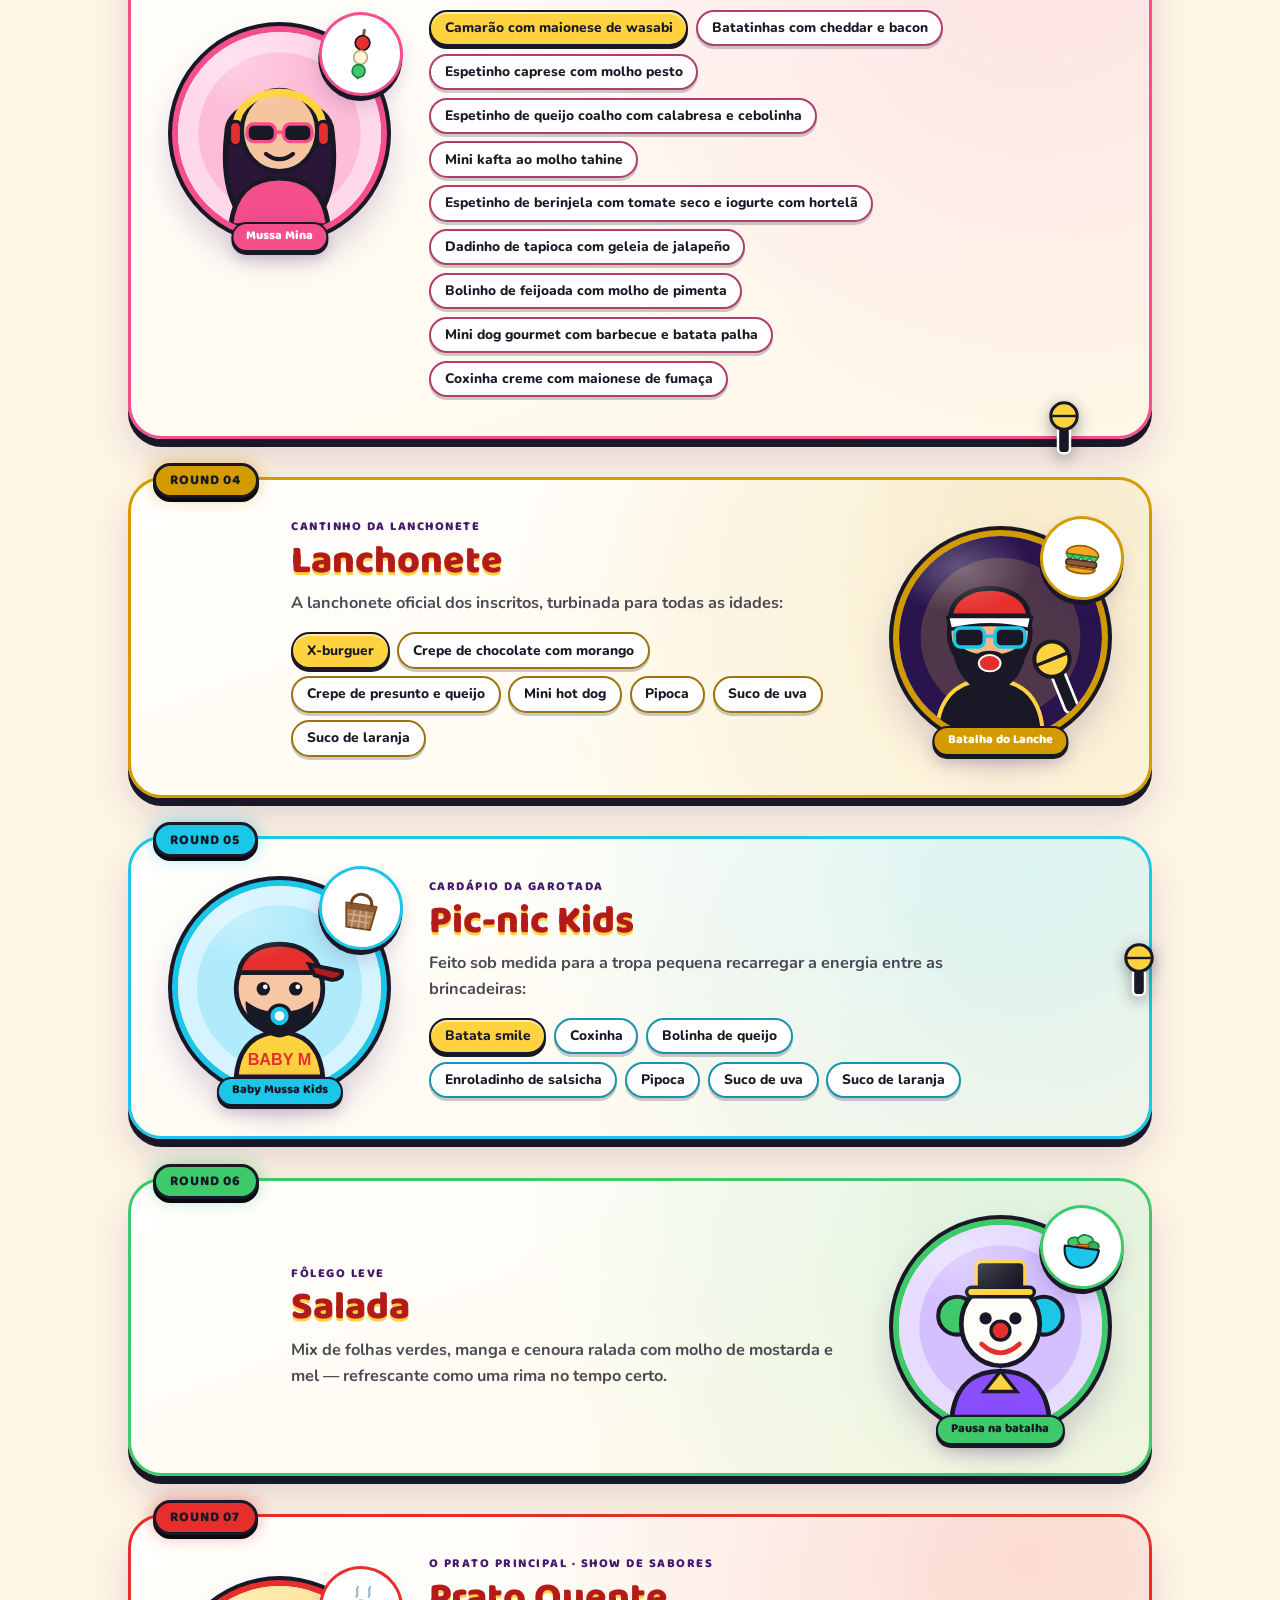
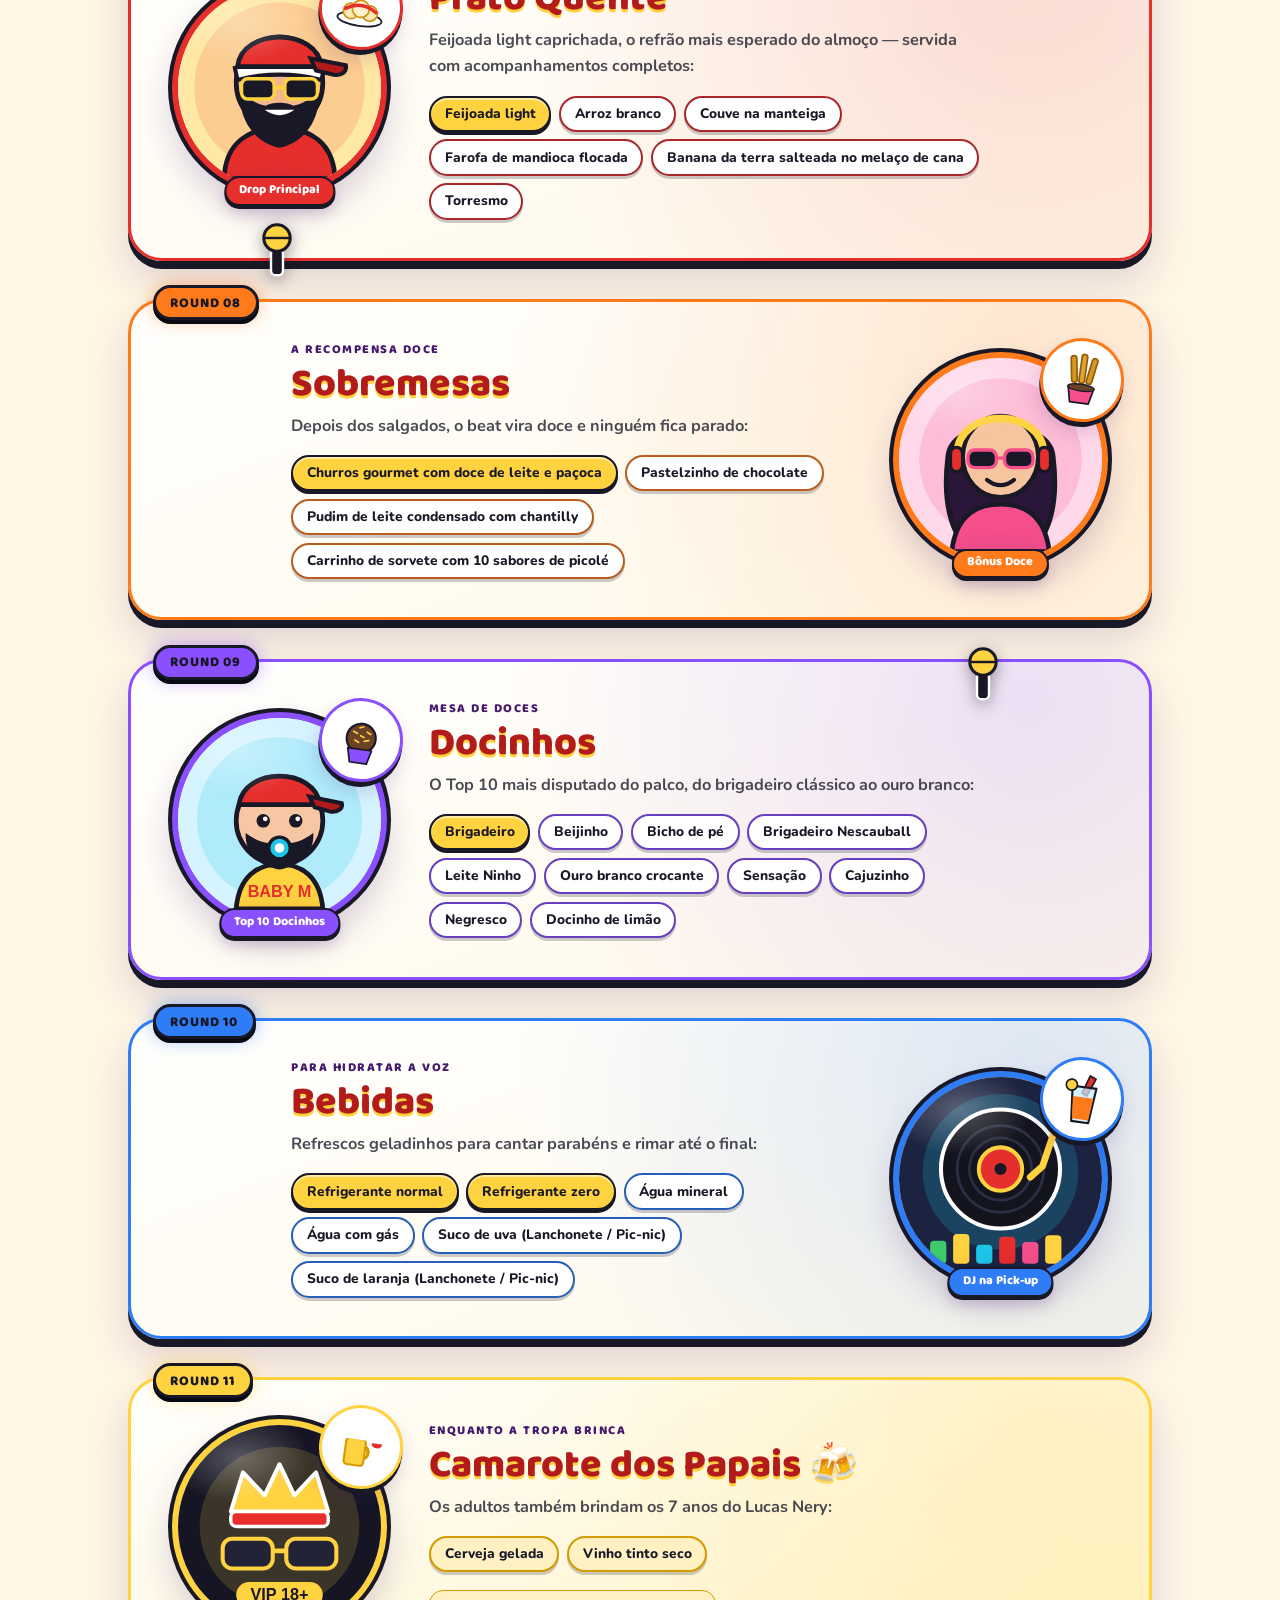
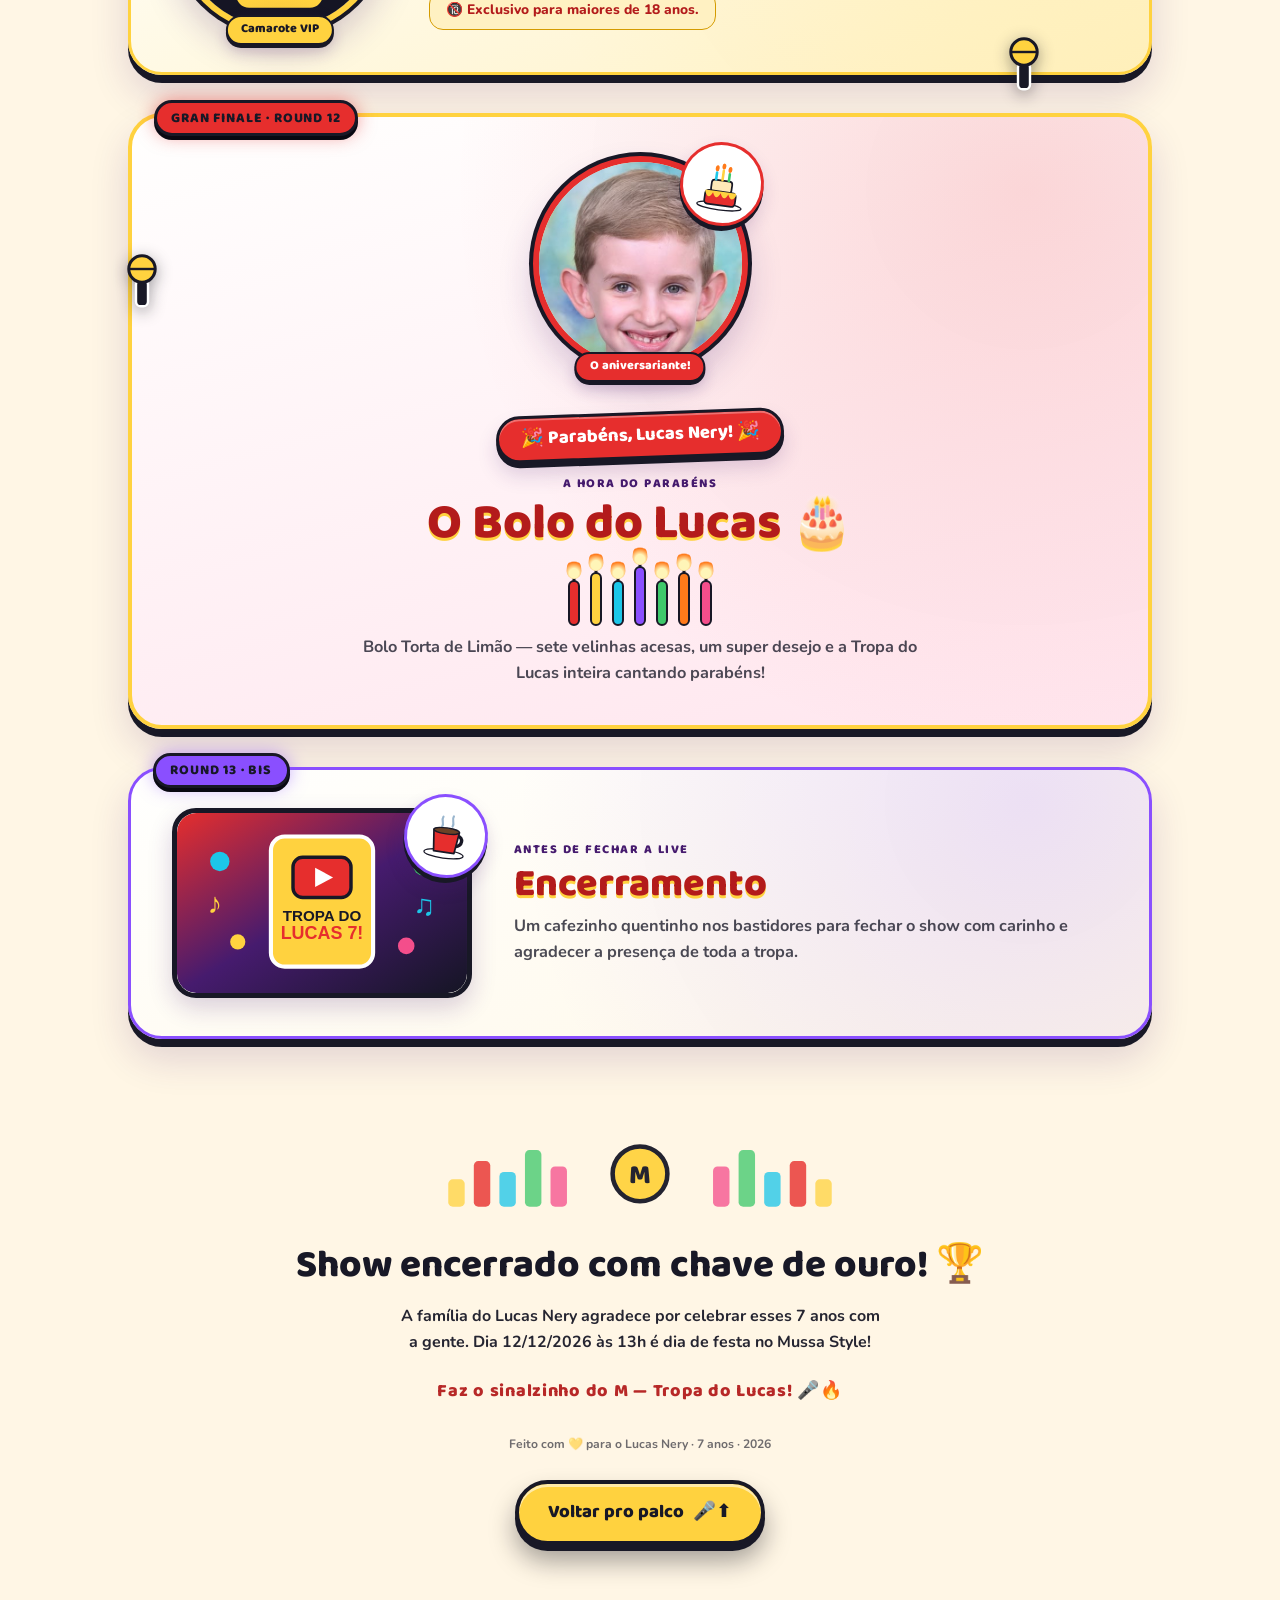
<file: cardapio.html>
<!DOCTYPE html>
<html lang="pt-BR">
<head>
<meta charset="UTF-8">
<meta name="viewport" content="width=device-width, initial-scale=1.0">
<meta name="robots" content="noindex, nofollow">
<meta name="theme-color" content="#140928">
<link rel="icon" href="favicon.ico" sizes="any">
<link rel="icon" href="favicon.svg" type="image/svg+xml">
<link rel="apple-touch-icon" href="apple-touch-icon.png">
<title>Lucas Nery faz 7! 🎤 Cardápio da Festa — Tema Mussa</title>
<meta name="description" content="Cardápio interativo da festa de 7 anos do Lucas Nery — dia 12/12/2026 às 13h. Pano na cabeça, bonézinho pra trás, é o Mussa Style!">
<link rel="preconnect" href="https://fonts.googleapis.com">
<link rel="preconnect" href="https://fonts.gstatic.com" crossorigin>
<link href="https://fonts.googleapis.com/css2?family=Baloo+2:wght@600;700;800&family=Nunito:wght@400;700;800&display=swap" rel="stylesheet">
<link rel="stylesheet" href="css/tema-mussa.css">
<script>window.addEventListener('error', function (e) { document.title = 'ERRO JS: ' + e.message; });</script>
<style>
/* ============================================================
   AMBIENTE DO PALCO: Canvas 60 FPS compartilhado (js/palco-bg.js)
   ============================================================ */
.palco-bg{display:none}

/* ============================================================
   HERO — Palco de Abertura (Mussa Neon Style)
   ============================================================ */
.hero{
  position:relative;z-index:1;
  min-height:min(88svh,760px);
  display:grid;place-items:center;
  padding:1.2rem 1.2rem 3.4rem;
}
.hero-grade{
  display:flex;flex-direction:column;align-items:center;gap:2.1rem;
  max-width:1060px;width:100%;
}
.hero-texto{text-align:center;max-width:35rem}
.hero-eyebrow{
  display:inline-flex;align-items:center;gap:.45rem;
  font-family:var(--display);font-weight:800;
  color:var(--grafite);background:var(--ouro);
  border:3px solid var(--grafite);border-radius:99px;
  padding:.32rem 1.15rem;
  font-size:clamp(.84rem,3.1vw,1.02rem);letter-spacing:.03em;
  box-shadow:0 5px 0 var(--grafite), 0 0 26px rgba(255,210,63,.35);
  animation:balancar 4.5s ease-in-out infinite;
}
@keyframes balancar{0%,100%{transform:rotate(-2deg)}50%{transform:rotate(2deg)}}
.hero h1{
  font-family:var(--display);font-weight:800;
  font-size:clamp(2.45rem,10vw,5.4rem);
  line-height:.95;margin:1.05rem 0 .65rem;color:var(--branco);
  text-shadow:
    0 .06em 0 var(--vermelho),
    0 .13em 0 var(--grafite),
    0 .24em 1.6rem rgba(0,0,0,.62);
}
.hero h1 .sete{
  display:inline-block;color:var(--ouro);
  transform:rotate(7deg) scale(1.16);
  text-shadow:0 .05em 0 var(--vermelho-escuro), 0 .12em 0 var(--grafite);
  animation:pulinho 2.5s ease-in-out infinite;
}
@keyframes pulinho{0%,100%{transform:rotate(7deg) scale(1.16)}50%{transform:rotate(7deg) scale(1.26)}}
.hero-data{
  display:inline-flex;align-items:center;gap:.5rem;flex-wrap:wrap;justify-content:center;
  font-family:var(--display);font-weight:800;
  font-size:clamp(.92rem,3.4vw,1.08rem);
  color:var(--creme);background:rgba(21,15,42,.82);
  border:2.5px solid rgba(255,210,63,.7);border-radius:99px;
  padding:.38rem 1.15rem;margin-bottom:1rem;
  backdrop-filter:blur(8px);
  box-shadow:0 4px 0 rgba(9,9,18,.55), 0 0 22px rgba(255,210,63,.16);
}
.hero-sub{
  font-size:clamp(1rem,3.8vw,1.18rem);font-weight:700;color:rgba(255,253,247,.9);
  text-shadow:0 2px 10px rgba(0,0,0,.45);
  max-width:38ch;margin:0 auto 1.5rem;
}
.hero-ctas{display:flex;gap:.75rem;justify-content:center;flex-wrap:wrap}
.cta .seta{animation:desce 1.6s ease-in-out infinite;display:inline-block}
@keyframes desce{0%,100%{transform:translateY(0)}50%{transform:translateY(5px)}}

/* retrato: Palco Mussa + foto do Lucas */
.hero-retrato{position:relative;width:min(76vw,375px)}
.hero-quadro{
  width:100%;height:auto;border-radius:34px;
  border:6px solid var(--ouro);
  box-shadow:0 0 0 5px var(--grafite), 0 0 42px rgba(255,210,63,.35), 0 22px 48px rgba(0,0,0,.6);
  transform:rotate(-2.2deg);
  animation:flutuar 6s ease-in-out infinite;
}
.hero-bolha-lucas{
  position:absolute;bottom:-22px;left:-20px;
  width:42%;aspect-ratio:1;
  animation:flutuar 5s ease-in-out infinite reverse;
}
.hero-bolha-lucas img{
  width:100%;height:100%;object-fit:cover;border-radius:50%;
  border:6px solid var(--ouro);
  box-shadow:0 0 0 4px var(--grafite), 0 0 28px rgba(28,198,232,.4), 0 14px 30px rgba(0,0,0,.58);
  background:var(--grafite);
}
.selo-7{
  position:absolute;top:-16px;right:-14px;
  width:clamp(74px,20vw,94px);aspect-ratio:1;border-radius:50%;
  background:var(--vermelho);border:5px solid var(--ouro);
  display:grid;place-items:center;text-align:center;
  font-family:var(--display);font-weight:800;
  font-size:clamp(.86rem,2.6vw,1.02rem);line-height:1.05;
  color:var(--ouro);transform:rotate(9deg);
  box-shadow:0 6px 0 var(--grafite), 0 0 24px rgba(230,46,45,.45), 0 14px 22px rgba(0,0,0,.5);
  animation:balancar 3.8s ease-in-out infinite;
}
@keyframes flutuar{0%,100%{transform:translateY(0) rotate(-2.2deg)}50%{transform:translateY(-12px) rotate(-1.2deg)}}

@media (min-width:880px){
  .hero-grade{flex-direction:row;justify-content:space-between;gap:3rem}
  .hero-texto{text-align:left}
  .hero-sub{margin-left:0}
  .hero-ctas{justify-content:flex-start}
}

.onda-divisor{display:none}

/* ============================================================
   NAVEGAÇÃO GRUDADA (estilo barra de capítulos YouTube)
   ============================================================ */
.nav-cardapio{
  position:sticky;top:0;z-index:50;
  background:rgba(255,246,229,.92);
  backdrop-filter:blur(10px);
  -webkit-backdrop-filter:blur(10px);
  border-bottom:3px solid var(--ouro);
  box-shadow:0 10px 24px rgba(70,27,110,.14);
  padding:.58rem .65rem;
}
.nav-trilho{
  display:flex;gap:.42rem;overflow-x:auto;scrollbar-width:none;
  max-width:1120px;margin:0 auto;
  -webkit-overflow-scrolling:touch;
}
.nav-trilho::-webkit-scrollbar{display:none}
.nav-chip{
  flex:0 0 auto;
  font-family:var(--display);font-weight:700;font-size:.86rem;
  color:var(--grafite);text-decoration:none;
  background:#FFFFFF;
  border:2px solid var(--ouro-escuro);
  border-radius:99px;padding:.3rem .88rem;
  box-shadow:0 3px 0 var(--grafite);
  transition:background .2s ease, transform .2s ease;
  white-space:nowrap;
}
.nav-chip:hover{background:#FFF1C2;transform:translateY(-2px)}
.nav-chip:focus-visible{outline:3px solid var(--ouro);outline-offset:2px}
.nav-chip--bolo{background:var(--ouro);color:var(--grafite);border-color:var(--grafite)}
.nav-chip--fotos{background:var(--rosa);color:var(--branco);border-color:var(--grafite)}
.nav-chip--capsula{background:var(--verde);color:var(--grafite);border-color:var(--grafite)}
.nav-chip--ia{background:var(--ciano);color:var(--grafite);border-color:var(--grafite)}
.nav-chip--jogos{background:var(--roxo);color:var(--branco);border-color:var(--grafite)}

/* ============================================================
   CARDÁPIO — Show / Batalha de Rima (ROUND 01 -> ROUND 13)
   ============================================================ */
.cardapio{
  position:relative;z-index:1;
  max-width:1060px;margin:0 auto;
  padding:2.2rem 1.1rem 2.5rem;
  display:flex;flex-direction:column;gap:2.4rem;
}
.cardapio-titulo{text-align:center;color:var(--grafite)}
.cardapio-titulo .mini{
  font-family:var(--display);font-weight:700;
  letter-spacing:.16em;text-transform:uppercase;
  font-size:.84rem;color:var(--palco-roxo);
}
.cardapio-titulo h2{
  font-family:var(--display);font-weight:800;
  font-size:clamp(2rem,8vw,3.3rem);
  text-shadow:0 4px 0 var(--ouro);
}

.curso{scroll-margin-top:78px}
.curso-card{
  --acento:var(--ouro);
  position:relative;
  display:flex;flex-direction:column;align-items:center;text-align:center;
  gap:1.45rem;
  background:linear-gradient(160deg, rgba(255,255,255,.95), rgba(255,248,232,.95));
  color:var(--grafite);
  border:3.5px solid var(--acento);
  border-radius:34px;
  padding:2.2rem 1.45rem 2.25rem;
  backdrop-filter:blur(10px);
  -webkit-backdrop-filter:blur(10px);
  box-shadow:0 8px 0 var(--grafite), 0 20px 38px rgba(70,27,110,.16);
  opacity:0;transform:translateY(38px) rotate(-.6deg);
  transition:opacity .7s ease, transform .7s ease;
  overflow:visible;
}
.curso-card::before{
  content:"";position:absolute;inset:0;border-radius:30px;pointer-events:none;
  background:radial-gradient(circle at 88% 12%, color-mix(in srgb, var(--acento) 16%, transparent), transparent 55%);
}
.curso-card.visivel{
  opacity:1;transform:translateY(0) rotate(0);
  transition:opacity .7s ease, transform .45s ease, box-shadow .45s ease;
}
@media (hover:hover) and (pointer:fine){
  .curso-card.visivel:hover{
    transform:translateY(-6px);
    box-shadow:0 14px 0 var(--grafite), 0 30px 50px rgba(70,27,110,.2);
  }
}

.round-badge{
  position:absolute;top:-17px;left:22px;z-index:2;
  font-family:var(--display);font-weight:800;font-size:.86rem;letter-spacing:.06em;
  background:var(--acento);color:var(--grafite);
  border:3px solid var(--grafite);
  padding:.22rem .92rem;border-radius:99px;
  box-shadow:0 4px 0 var(--edge-escura), 0 0 18px color-mix(in srgb, var(--acento) 50%, transparent);
}

/* vitrine do personagem */
.curso-vitrine{position:relative;flex:0 0 auto;width:min(56vw,215px);z-index:1}
.bolha-perso{
  position:relative;
  width:100%;aspect-ratio:1;border-radius:50%;
  background:#FFF1C2;
  border:6px solid var(--acento);
  box-shadow:0 0 0 4px var(--grafite), 0 18px 34px rgba(70,27,110,.22);
  overflow:hidden;display:grid;place-items:center;
  cursor:pointer;user-select:none;-webkit-user-select:none;
  transition:transform .2s ease;
}
.bolha-perso::after{
  content:"";position:absolute;inset:0;border-radius:50%;pointer-events:none;
  background:
    radial-gradient(58% 36% at 30% 16%, rgba(255,255,255,.28), rgba(255,255,255,0) 62%),
    radial-gradient(72% 46% at 50% 110%, rgba(70,27,110,.14), rgba(70,27,110,0) 55%);
}
.bolha-perso img{width:100%;height:100%;object-fit:cover;pointer-events:none}
.curso-card.visivel .bolha-perso{animation:flutua-perso 5.6s ease-in-out infinite}
@keyframes flutua-perso{0%,100%{transform:translateY(0)}50%{transform:translateY(-8px)}}
.bolha-perso.mexe{animation:sacode .52s ease !important}
@keyframes sacode{
  0%,100%{transform:rotate(0) scale(1)}
  25%{transform:rotate(-8deg) scale(1.07)}
  55%{transform:rotate(7deg) scale(1.07)}
  80%{transform:rotate(-3deg) scale(1.02)}
}
.perso-tag{
  position:absolute;bottom:-11px;left:50%;transform:translateX(-50%);
  font-family:var(--display);font-weight:800;font-size:.78rem;
  background:var(--acento);color:var(--branco);
  border:2.5px solid var(--grafite);
  padding:.18rem .82rem;border-radius:99px;white-space:nowrap;
  box-shadow:0 3px 0 var(--grafite), 0 8px 14px rgba(70,27,110,.2);
}
.perso-tag--escuro{color:var(--grafite)}
.prato-sticker{
  position:absolute;top:-14px;right:-16px;
  width:clamp(66px,18vw,84px);aspect-ratio:1;
  background:#FFFFFF;border-radius:50%;
  border:3.5px solid var(--acento);
  display:grid;place-items:center;padding:9px;
  box-shadow:0 5px 0 var(--grafite), 0 10px 18px rgba(70,27,110,.18);
  transform:rotate(8deg);
}
.curso-card.visivel .prato-sticker{animation:balancar 5s ease-in-out infinite}

/* texto do curso */
.curso-info{position:relative;z-index:1;max-width:56ch}
.eyebrow{
  font-family:var(--display);font-weight:800;
  color:var(--palco-roxo);letter-spacing:.12em;text-transform:uppercase;
  font-size:.78rem;
}
.curso-info h2{
  font-family:var(--display);font-weight:800;
  font-size:clamp(1.75rem,7vw,2.45rem);
  color:var(--vermelho-escuro);
  line-height:1.05;margin:.18rem 0 .5rem;
  text-shadow:0 3px 0 var(--ouro);
}
.desc{font-size:1.02rem;font-weight:700;color:rgba(24,24,38,.78)}
.itens{
  list-style:none;display:flex;flex-wrap:wrap;justify-content:center;
  gap:.48rem;margin-top:1rem;
}
.itens li{
  font-size:.86rem;font-weight:800;
  background:#FFFFFF;color:var(--grafite);
  border:2px solid color-mix(in srgb, var(--acento) 70%, var(--grafite));
  padding:.32rem .86rem;border-radius:99px;
  box-shadow:0 3px 0 rgba(24,24,38,.22);
}
.itens li.top{
  background:var(--ouro);color:var(--grafite);border-color:var(--grafite);
  box-shadow:inset 0 2px 0 rgba(255,255,255,.55), 0 3px 0 var(--grafite);
}
.nota{
  display:inline-block;margin-top:1.1rem;
  font-size:.86rem;font-weight:800;color:var(--vermelho-escuro);
  background:#FFF1C2;border:1.5px solid var(--ouro-escuro);border-radius:14px;
  padding:.52rem 1rem;
}

@media (min-width:780px){
  .curso-card{
    flex-direction:row;text-align:left;
    gap:2.6rem;padding:2.4rem 2.6rem;
  }
  .curso:nth-of-type(even) .curso-card{flex-direction:row-reverse}
  .curso-info{flex:1}
  .itens{justify-content:flex-start}
}

/* --- variante: Camarote VIP dos Papais (18+) --- */
.curso-card--papais{
  background:linear-gradient(160deg, rgba(255,255,255,.95), rgba(255,241,194,.95));
  border-color:var(--ouro);
  color:var(--grafite);
  box-shadow:0 8px 0 var(--grafite), 0 20px 38px rgba(70,27,110,.16);
}
.curso-card--papais h2{color:var(--vermelho-escuro);text-shadow:0 3px 0 var(--ouro)}
.curso-card--papais .eyebrow{color:var(--palco-roxo)}
.curso-card--papais .desc{color:rgba(24,24,38,.78)}
.curso-card--papais .itens li{
  background:#FFF1C2;color:var(--grafite);border-color:var(--ouro-escuro);
  box-shadow:0 3px 0 rgba(24,24,38,.22);
}
.curso-card--papais .nota{
  background:#FFF1C2;color:var(--vermelho-escuro);border-color:var(--ouro-escuro);
}
.curso-card--papais .round-badge{background:var(--ouro);color:var(--grafite);border-color:var(--grafite)}
.curso-card--papais .bolha-perso{background:#FFF1C2}
.curso-card--papais .prato-sticker{background:#FFFFFF}

/* --- variante: BOLO, o gran finale (7 velas!) --- */
.curso-card--bolo{
  flex-direction:column !important;text-align:center;
  background:linear-gradient(165deg, rgba(255,255,255,.95), rgba(255,228,238,.95));
  border:4px solid var(--ouro);
  box-shadow:0 8px 0 var(--grafite), 0 20px 38px rgba(70,27,110,.16);
}
.curso-card--bolo .itens{justify-content:center}
.curso-card--bolo h2{font-size:clamp(2rem,8.5vw,3.1rem);color:var(--vermelho-escuro)}
.curso-card--bolo .curso-info{max-width:60ch}
.faixa-parabens{
  font-family:var(--display);font-weight:800;
  display:inline-block;
  background:var(--vermelho);color:var(--branco);
  border:3px solid var(--grafite);
  padding:.35rem 1.35rem;border-radius:99px;
  transform:rotate(-2deg);
  box-shadow:inset 0 2px 0 rgba(255,255,255,.32), 0 5px 0 var(--grafite), 0 12px 20px rgba(70,27,110,.18);
  font-size:clamp(.95rem,3.6vw,1.15rem);
  margin-bottom:1rem;
}
.velas{display:flex;gap:10px;justify-content:center;align-items:flex-end;margin:1rem 0 .5rem;flex-wrap:wrap}
.vela{width:12px;height:46px;border-radius:6px;position:relative;border:2px solid var(--grafite)}
.vela:nth-child(1){background:var(--vermelho)}
.vela:nth-child(2){background:var(--ouro);height:54px}
.vela:nth-child(3){background:var(--ciano)}
.vela:nth-child(4){background:var(--roxo);height:60px}
.vela:nth-child(5){background:var(--verde)}
.vela:nth-child(6){background:var(--laranja);height:54px}
.vela:nth-child(7){background:var(--rosa)}
.vela::before{
  content:"";position:absolute;top:-8px;left:50%;transform:translateX(-50%);
  width:3px;height:8px;background:var(--grafite);border-radius:2px;
}
.vela::after{
  content:"";position:absolute;top:-24px;left:50%;transform:translateX(-50%) scale(0);
  width:15px;height:21px;
  background:radial-gradient(circle at 50% 72%, #FFF5B8 28%, var(--laranja) 64%, transparent 72%);
  border-radius:50% 50% 50% 50% / 62% 62% 38% 38%;
  transition:transform .5s ease .25s;
}
.festejar .vela::after{transform:translateX(-50%) scale(1);animation:tremula 1.05s ease-in-out infinite alternate}
.festejar .vela:nth-child(even)::after{animation-delay:.22s}
.festejar .vela:nth-child(3n)::after{animation-delay:.45s}
@keyframes tremula{from{transform:translateX(-50%) scale(1) rotate(-4deg)}to{transform:translateX(-52%) scale(1.12) rotate(4deg)}}

/* ============================================================
   CAÇA AOS 7 MICROFONES DOURADOS
   ============================================================ */
.mic-escondido{
  position:absolute;width:48px;height:56px;
  background:none;border:none;padding:0;
  z-index:3;
  filter:drop-shadow(0 4px 8px rgba(13,13,22,.4));
  animation:flutua-mic 4s ease-in-out infinite;
  transition:transform .32s ease, opacity .42s ease;
}
@keyframes flutua-mic{0%,100%{transform:translateY(0) rotate(-8deg)}50%{transform:translateY(-8px) rotate(8deg)}}
.mic-escondido:hover{transform:scale(1.18)}
.mic-escondido:focus-visible{outline:3px solid var(--ouro);outline-offset:3px;border-radius:50%}
.mic-escondido.achado{transform:scale(0) rotate(40deg);opacity:0;pointer-events:none}

.contador-mics{
  position:fixed;bottom:14px;left:12px;z-index:60;
  display:flex;align-items:center;gap:.45rem;
  font-family:var(--display);font-weight:800;font-size:.92rem;
  background:rgba(255,255,255,.95);color:var(--vermelho-escuro);
  border:3px solid var(--ouro);
  border-radius:99px;padding:.34rem .9rem;
  backdrop-filter:blur(6px);
  box-shadow:0 4px 0 var(--grafite), 0 10px 18px rgba(70,27,110,.18);
}
.contador-mics svg{width:22px;height:26px}
.reinicia-mics{
  width:26px;height:26px;border-radius:50%;
  background:var(--ouro);color:var(--grafite);
  border:2px solid var(--grafite);
  font-size:1rem;line-height:1;font-weight:800;
  display:grid;place-items:center;padding:0;
  margin-left:.15rem;
  transition:transform .2s ease;
}
.reinicia-mics:hover{transform:rotate(-90deg)}
.reinicia-mics:focus-visible{outline:3px solid var(--grafite);outline-offset:2px}

/* ============================================================
   BOTÃO DE BATIDA / MÚSICA
   ============================================================ */
.btn-musica{
  position:fixed;bottom:14px;right:12px;z-index:60;
  width:58px;height:58px;border-radius:50%;
  background:var(--vermelho);color:var(--branco);border:4px solid var(--ouro);
  box-shadow:inset 0 3px 0 rgba(255,255,255,.35), 0 6px 0 var(--grafite), 0 12px 24px rgba(13,13,22,.45);
  display:grid;place-items:center;
  font-size:1.5rem;line-height:1;
  transition:transform .15s ease, box-shadow .15s ease;
}
.btn-musica:hover{transform:translateY(2px);box-shadow:inset 0 3px 0 rgba(255,255,255,.35), 0 4px 0 var(--grafite), 0 10px 20px rgba(13,13,22,.45)}
.btn-musica:focus-visible{outline:4px solid var(--grafite);outline-offset:3px}
.btn-musica.tocando{animation:bate 0.65s ease-in-out infinite;background:var(--ouro);color:var(--grafite);border-color:var(--grafite)}
@keyframes bate{0%,100%{transform:scale(1) rotate(-5deg)}50%{transform:scale(1.12) rotate(5deg)}}

/* ============================================================
   TRILHA DO SHOW (barra de progresso estilo Player YouTube / DJ)
   ============================================================ */
.trilha{display:none}
@media (min-width:1180px){
  .trilha{
    position:fixed;right:24px;top:50%;transform:translateY(-50%);
    z-index:40;display:flex;flex-direction:column;align-items:center;gap:8px;
  }
  .trilha-linha{
    position:relative;width:6px;height:56vh;border-radius:6px;
    background:rgba(24,24,38,.12);
    border:1px solid rgba(24,24,38,.22);
  }
  .trilha-progresso{
    position:absolute;left:0;top:0;width:100%;height:0;border-radius:6px;
    background:linear-gradient(180deg, var(--ouro), var(--vermelho));
  }
  .trilha-cursor{
    position:absolute;left:50%;top:0;transform:translate(-50%,-50%) rotate(-12deg);
    width:44px;max-width:none;height:auto;
    filter:drop-shadow(0 4px 8px rgba(0,0,0,.45));
    transition:top .16s ease-out;
  }
  .trilha-label{
    font-family:var(--display);font-weight:800;font-size:.8rem;color:var(--vermelho-escuro);
    background:rgba(255,255,255,.95);border:2px solid var(--ouro-escuro);
    padding:.16rem .65rem;border-radius:99px;
  }
}

/* ============================================================
   RODAPÉ DO SHOW
   ============================================================ */
.rodape-show{
  position:relative;z-index:1;text-align:center;color:var(--grafite);
  padding:3.2rem 1.3rem 5.4rem;
}
.rodape-show .cenario{width:min(420px,84%);margin:0 auto 1.4rem;opacity:.95}
.rodape-show h2{
  font-family:var(--display);font-weight:800;
  font-size:clamp(1.5rem,6.5vw,2.4rem);margin-bottom:.5rem;
}
.rodape-show p{max-width:48ch;margin:0 auto;font-weight:700;opacity:.94}
.rodape-show .bordao{
  font-family:var(--display);font-weight:800;color:var(--vermelho-escuro);
  font-size:1.12rem;letter-spacing:.04em;margin-top:1.35rem;
}
.rodape-show .credito{font-size:.76rem;opacity:.62;margin-top:1.8rem;font-weight:700}

#confete{position:fixed;inset:0;z-index:65;pointer-events:none}

@media (prefers-reduced-motion: reduce){
  .curso-card{opacity:1;transform:none}
  .particula-som{display:none}
  .vela::after{transform:translateX(-50%) scale(1)}
}
.sem-animacao .curso-card{opacity:1;transform:none}
.sem-animacao .vela::after{transform:translateX(-50%) scale(1)}
</style>
</head>
<body>
<a class="skip-link" href="#conteudo-cardapio">Pular para o cardápio</a>

<div class="palco-bg" id="palcoBg" aria-hidden="true"><div class="holofotes"></div></div>

<header class="topo">
  <a class="voltar" href="index.html?festa=1">← Central da Festa</a>
  <nav class="nav-mini" aria-label="Outras páginas da festa">
    <a href="jogos.html">🎮 Jogos</a>
    <a href="fotos.html">📸 Fotos</a>
    <a href="mussa.html">🎨 Mussaverso IA</a>
    <a href="capsula.html">📼 Cápsula</a>
    <a href="local.html">📍 Como Chegar</a>
  </nav>
</header>

<!-- ==================== CABEÇALHO COMPACTO ==================== -->
<section class="hero-pag" id="topo">
  <p style="font-family:var(--display);font-weight:800;color:var(--vermelho-escuro);letter-spacing:.08em">SHOW DE SABORES · GUIMI BUFFET · 13 ROUNDS</p>
  <h1>🍽️ Cardápio do Show</h1>
  <p>Todas as delícias da festa de 7 anos do Lucas Nery — e ache os 7 microfones dourados escondidos!</p>
</section>

<!-- ==================== NAVEGAÇÃO ==================== -->
<nav class="nav-cardapio" aria-label="Categorias do cardápio">
  <div class="nav-trilho">
    <a class="nav-chip" href="#entrada">Entrada</a>
    <a class="nav-chip" href="#salgados">Salgados</a>
    <a class="nav-chip" href="#fingerfoods">Finger Foods</a>
    <a class="nav-chip" href="#lanchonete">Lanchonete</a>
    <a class="nav-chip" href="#picnic">Pic-nic Kids</a>
    <a class="nav-chip" href="#salada">Salada</a>
    <a class="nav-chip" href="#pratoquente">Prato Quente</a>
    <a class="nav-chip" href="#sobremesas">Sobremesas</a>
    <a class="nav-chip" href="#docinhos">Docinhos</a>
    <a class="nav-chip" href="#bebidas">Bebidas</a>
    <a class="nav-chip" href="#papais">Camarote 18+</a>
    <a class="nav-chip nav-chip--bolo" href="#bolo">🎂 Bolo</a>
    <a class="nav-chip" href="#tchau">Encerramento</a>
  </div>
</nav>

<!-- ==================== CARDÁPIO (13 ROUNDS) ==================== -->
<main class="cardapio" id="conteudo-cardapio">

  <!-- ROUND 01: ENTRADA -->
  <article class="curso" id="entrada">
    <div class="curso-card" style="--acento:var(--laranja)">
      <span class="round-badge">ROUND 01</span>
      <div class="curso-vitrine">
        <div class="bolha-perso" data-perso><img src="img/malucao.svg" alt="Malucão abrindo o show"></div>
        <div class="prato-sticker" aria-hidden="true">
          <svg viewBox="0 0 140 140">
            <path d="M40 66 L100 66 L91 122 L49 122 Z" fill="#E62E2D" stroke="#181826" stroke-width="4" stroke-linejoin="round"/>
            <path d="M44 76 L96 76 L94 88 L46 88 Z" fill="rgba(255,255,255,.35)"/>
            <rect x="50" y="22" width="13" height="52" rx="6.5" fill="#FFD23F" stroke="#B07A00" stroke-width="4" transform="rotate(-8 56 48)"/>
            <rect x="64" y="16" width="13" height="58" rx="6.5" fill="#FFE066" stroke="#B07A00" stroke-width="4"/>
            <rect x="78" y="22" width="13" height="52" rx="6.5" fill="#FFD23F" stroke="#B07A00" stroke-width="4" transform="rotate(8 84 48)"/>
          </svg>
        </div>
        <span class="perso-tag">Malucão abre o show</span>
      </div>
      <div class="curso-info">
        <p class="eyebrow">Aquecendo o microfone</p>
        <h2>Entrada</h2>
        <p class="desc">Para abrir o apetite no melhor estilo Mussa Style:</p>
        <ul class="itens">
          <li class="top">Cuscuz paulista veg com vinagrete e couve crisp</li>
          <li class="top">Mandioca com carne seca ao cream cheese</li>
        </ul>
      </div>
      <button class="mic-escondido" data-mic style="top:-20px;left:8%" aria-label="Microfone dourado escondido! Toque para coletar">
        <svg viewBox="0 0 80 100" aria-hidden="true"><rect x="30" y="48" width="20" height="44" rx="8" fill="#181826" stroke="#FFFFFF" stroke-width="4"/><circle cx="40" cy="30" r="22" fill="#FFD23F" stroke="#181826" stroke-width="5"/><line x1="19" y1="30" x2="61" y2="30" stroke="#181826" stroke-width="4"/></svg>
      </button>
    </div>
  </article>

  <!-- ROUND 02: SALGADOS (23 variedades) -->
  <article class="curso" id="salgados">
    <div class="curso-card" style="--acento:var(--vermelho)">
      <span class="round-badge">ROUND 02</span>
      <div class="curso-vitrine">
        <div class="bolha-perso" data-perso><img src="img/mussa-classico.svg" alt="Mussa Clássico"></div>
        <div class="prato-sticker" aria-hidden="true">
          <svg viewBox="0 0 140 140">
            <path d="M70 16 C48 44 34 74 36 98 C38 114 52 124 70 124 C88 124 102 114 104 98 C106 74 92 44 70 16 Z" fill="#F5A623" stroke="#9C5D06" stroke-width="5" stroke-linejoin="round"/>
            <path d="M40 102 C48 112 58 118 70 118 C82 118 92 112 100 102" fill="none" stroke="#9C5D06" stroke-width="5" stroke-linecap="round"/>
            <path d="M60 34 C54 44 49 54 47 64" stroke="rgba(255,255,255,.6)" stroke-width="6" stroke-linecap="round" fill="none"/>
          </svg>
        </div>
        <span class="perso-tag">Mussa na voz!</span>
      </div>
      <div class="curso-info">
        <p class="eyebrow">Os hits da festa</p>
        <h2>Salgados</h2>
        <p class="desc">Uma playlist completa de 23 salgadinhos fresquinhos passando no repeat a festa inteira:</p>
        <ul class="itens">
          <li class="top">Coxinha de frango</li>
          <li class="top">Coxinha de costelinha ao barbecue</li>
          <li>Bolinha de queijo</li>
          <li>Bolinha de cenoura com gorgonzola</li>
          <li>Quiche de peito de peru</li>
          <li>Croquete de carne</li>
          <li>Esfiha de carne</li>
          <li>Esfiha de frango</li>
          <li>Empada de palmito</li>
          <li>Pastel de brócolis</li>
          <li>Pastel de calabresa com queijo</li>
          <li>Bolinha de mandioquinha com provolone</li>
          <li>Kibe de carne</li>
          <li>Espetinho de frango</li>
          <li>Mini pizza</li>
          <li>Tartelete de catupiry com tomate seco e rúcula</li>
          <li>Risolis de presunto e queijo</li>
          <li>Risolis de palmito</li>
          <li>Croquete de bacalhau</li>
          <li>Bolinha de carne seca com abóbora</li>
          <li>Crespim de milho com queijo</li>
          <li>Bolinho de pernil</li>
          <li>Bolinho de cheddar com bacon</li>
          <li>Bolinha de catupiry com damasco</li>
        </ul>
      </div>
    </div>
  </article>

  <!-- ROUND 03: FINGER FOODS -->
  <article class="curso" id="fingerfoods">
    <div class="curso-card" style="--acento:var(--rosa)">
      <span class="round-badge">ROUND 03</span>
      <div class="curso-vitrine">
        <div class="bolha-perso" data-perso><img src="img/mussa-mina.svg" alt="Mussa Mina"></div>
        <div class="prato-sticker" aria-hidden="true">
          <svg viewBox="0 0 140 140">
            <line x1="70" y1="14" x2="70" y2="126" stroke="#8A5A33" stroke-width="7" stroke-linecap="round"/>
            <circle cx="70" cy="44" r="17" fill="#E62E2D" stroke="#181826" stroke-width="4"/>
            <circle cx="70" cy="78" r="16" fill="#FFF6E0" stroke="#C5A770" stroke-width="4"/>
            <circle cx="70" cy="110" r="15" fill="#3EC96B" stroke="#1E7D3F" stroke-width="4"/>
          </svg>
        </div>
        <span class="perso-tag">Mussa Mina</span>
      </div>
      <div class="curso-info">
        <p class="eyebrow">Estilo gourmet</p>
        <h2>Finger Foods</h2>
        <p class="desc">Mordidinhas cheias de estilo para curtir sem perder um segundo da batalha:</p>
        <ul class="itens">
          <li class="top">Camarão com maionese de wasabi</li>
          <li>Batatinhas com cheddar e bacon</li>
          <li>Espetinho caprese com molho pesto</li>
          <li>Espetinho de queijo coalho com calabresa e cebolinha</li>
          <li>Mini kafta ao molho tahine</li>
          <li>Espetinho de berinjela com tomate seco e iogurte com hortelã</li>
          <li>Dadinho de tapioca com geleia de jalapeño</li>
          <li>Bolinho de feijoada com molho de pimenta</li>
          <li>Mini dog gourmet com barbecue e batata palha</li>
          <li>Coxinha creme com maionese de fumaça</li>
        </ul>
      </div>
      <button class="mic-escondido" data-mic style="bottom:-18px;right:6%" aria-label="Microfone dourado escondido! Toque para coletar">
        <svg viewBox="0 0 80 100" aria-hidden="true"><rect x="30" y="48" width="20" height="44" rx="8" fill="#181826" stroke="#FFFFFF" stroke-width="4"/><circle cx="40" cy="30" r="22" fill="#FFD23F" stroke="#181826" stroke-width="5"/><line x1="19" y1="30" x2="61" y2="30" stroke="#181826" stroke-width="4"/></svg>
      </button>
    </div>
  </article>

  <!-- ROUND 04: LANCHONETE -->
  <article class="curso" id="lanchonete">
    <div class="curso-card" style="--acento:var(--ouro-escuro)">
      <span class="round-badge">ROUND 04</span>
      <div class="curso-vitrine">
        <div class="bolha-perso" data-perso><img src="img/mussa-mic.svg" alt="Mussa no microfone"></div>
        <div class="prato-sticker" aria-hidden="true">
          <svg viewBox="0 0 140 140">
            <path d="M32 64 C32 34 108 34 108 64 Z" fill="#F5A623" stroke="#9C5D06" stroke-width="4" stroke-linejoin="round"/>
            <path d="M34 64 L106 64 L106 68 L98 78 L88 68 L78 78 L68 68 L58 78 L48 68 L42 78 L34 68 Z" fill="#3EC96B" stroke="#1E7D3F" stroke-width="3" stroke-linejoin="round"/>
            <rect x="34" y="76" width="72" height="14" rx="7" fill="#8C5A3B" stroke="#4D2E1A" stroke-width="4"/>
            <path d="M36 94 L104 94 C104 110 36 110 36 94 Z" fill="#F5A623" stroke="#9C5D06" stroke-width="4" stroke-linejoin="round"/>
          </svg>
        </div>
        <span class="perso-tag">Batalha do Lanche</span>
      </div>
      <div class="curso-info">
        <p class="eyebrow">Cantinho da lanchonete</p>
        <h2>Lanchonete</h2>
        <p class="desc">A lanchonete oficial dos inscritos, turbinada para todas as idades:</p>
        <ul class="itens">
          <li class="top">X-burguer</li>
          <li>Crepe de chocolate com morango</li>
          <li>Crepe de presunto e queijo</li>
          <li>Mini hot dog</li>
          <li>Pipoca</li>
          <li>Suco de uva</li>
          <li>Suco de laranja</li>
        </ul>
      </div>
    </div>
  </article>

  <!-- ROUND 05: PIC-NIC KIDS -->
  <article class="curso" id="picnic">
    <div class="curso-card" style="--acento:var(--ciano)">
      <span class="round-badge">ROUND 05</span>
      <div class="curso-vitrine">
        <div class="bolha-perso" data-perso><img src="img/baby-mussa.svg" alt="Baby Mussa"></div>
        <div class="prato-sticker" aria-hidden="true">
          <svg viewBox="0 0 140 140">
            <path d="M34 62 L106 62 L98 118 L42 118 Z" fill="#B07B4F" stroke="#6E4420" stroke-width="4" stroke-linejoin="round"/>
            <path d="M34 62 L106 62 L102 76 L38 76 Z" fill="#8A5A33"/>
            <path d="M46 62 C46 30 94 30 94 62" fill="none" stroke="#6E4420" stroke-width="7" stroke-linecap="round"/>
            <path d="M42 88 L98 88 M46 102 L94 102 M56 76 L54 118 M70 76 L70 118 M84 76 L86 118" stroke="rgba(255,255,255,.35)" stroke-width="4"/>
          </svg>
        </div>
        <span class="perso-tag perso-tag--escuro">Baby Mussa Kids</span>
      </div>
      <div class="curso-info">
        <p class="eyebrow">Cardápio da garotada</p>
        <h2>Pic-nic Kids</h2>
        <p class="desc">Feito sob medida para a tropa pequena recarregar a energia entre as brincadeiras:</p>
        <ul class="itens">
          <li class="top">Batata smile</li>
          <li>Coxinha</li>
          <li>Bolinha de queijo</li>
          <li>Enroladinho de salsicha</li>
          <li>Pipoca</li>
          <li>Suco de uva</li>
          <li>Suco de laranja</li>
        </ul>
      </div>
      <button class="mic-escondido" data-mic style="top:34%;right:-14px" aria-label="Microfone dourado escondido! Toque para coletar">
        <svg viewBox="0 0 80 100" aria-hidden="true"><rect x="30" y="48" width="20" height="44" rx="8" fill="#181826" stroke="#FFFFFF" stroke-width="4"/><circle cx="40" cy="30" r="22" fill="#FFD23F" stroke="#181826" stroke-width="5"/><line x1="19" y1="30" x2="61" y2="30" stroke="#181826" stroke-width="4"/></svg>
      </button>
    </div>
  </article>

  <!-- ROUND 06: SALADA -->
  <article class="curso" id="salada">
    <div class="curso-card" style="--acento:var(--verde)">
      <span class="round-badge">ROUND 06</span>
      <div class="curso-vitrine">
        <div class="bolha-perso" data-perso><img src="img/rival-palhaco.svg" alt="Rival da Batalha de Rima"></div>
        <div class="prato-sticker" aria-hidden="true">
          <svg viewBox="0 0 140 140">
            <ellipse cx="52" cy="62" rx="16" ry="12" fill="#3EC96B" stroke="#1E7D3F" stroke-width="4"/>
            <ellipse cx="76" cy="54" rx="18" ry="13" fill="#6BE092" stroke="#1E7D3F" stroke-width="4"/>
            <ellipse cx="96" cy="64" rx="13" ry="10" fill="#2FB359" stroke="#1E7D3F" stroke-width="4"/>
            <rect x="56" y="64" width="30" height="6" rx="3" fill="#FF7A1A" stroke="#A64800" stroke-width="3" transform="rotate(-10 71 67)"/>
            <path d="M30 72 L110 72 C110 102 92 118 70 118 C48 118 30 102 30 72 Z" fill="#1CC6E8" stroke="#181826" stroke-width="5" stroke-linejoin="round"/>
          </svg>
        </div>
        <span class="perso-tag perso-tag--escuro">Pausa na batalha</span>
      </div>
      <div class="curso-info">
        <p class="eyebrow">Fôlego leve</p>
        <h2>Salada</h2>
        <p class="desc">Mix de folhas verdes, manga e cenoura ralada com molho de mostarda e mel — refrescante como uma rima no tempo certo.</p>
      </div>
    </div>
  </article>

  <!-- ROUND 07: PRATO QUENTE -->
  <article class="curso" id="pratoquente">
    <div class="curso-card" style="--acento:var(--vermelho)">
      <span class="round-badge">ROUND 07</span>
      <div class="curso-vitrine">
        <div class="bolha-perso" data-perso><img src="img/mussa-classico.svg" alt="Mussa apresentando o prato principal"></div>
        <div class="prato-sticker" aria-hidden="true">
          <svg viewBox="0 0 140 140">
            <path d="M56 22 C51 32 61 36 56 46 M84 18 C79 28 89 32 84 42" stroke="#9AB6CE" stroke-width="5" stroke-linecap="round" fill="none"/>
            <ellipse cx="70" cy="96" rx="52" ry="16" fill="#fff" stroke="#181826" stroke-width="4"/>
            <circle cx="48" cy="80" r="18" fill="#FFE9B8" stroke="#C99414" stroke-width="4"/>
            <circle cx="92" cy="80" r="18" fill="#FFE9B8" stroke="#C99414" stroke-width="4"/>
            <circle cx="70" cy="72" r="20" fill="#FFF1CC" stroke="#C99414" stroke-width="4"/>
            <path d="M34 76 Q70 52 106 76" stroke="#E62E2D" stroke-width="8" stroke-linecap="round" fill="none"/>
          </svg>
        </div>
        <span class="perso-tag">Drop Principal</span>
      </div>
      <div class="curso-info">
        <p class="eyebrow">O prato principal · Show de Sabores</p>
        <h2>Prato Quente</h2>
        <p class="desc"><strong>Feijoada light</strong> caprichada, o refrão mais esperado do almoço — servida com acompanhamentos completos:</p>
        <ul class="itens">
          <li class="top">Feijoada light</li>
          <li>Arroz branco</li>
          <li>Couve na manteiga</li>
          <li>Farofa de mandioca flocada</li>
          <li>Banana da terra salteada no melaço de cana</li>
          <li>Torresmo</li>
        </ul>
      </div>
      <button class="mic-escondido" data-mic style="bottom:-18px;left:12%" aria-label="Microfone dourado escondido! Toque para coletar">
        <svg viewBox="0 0 80 100" aria-hidden="true"><rect x="30" y="48" width="20" height="44" rx="8" fill="#181826" stroke="#FFFFFF" stroke-width="4"/><circle cx="40" cy="30" r="22" fill="#FFD23F" stroke="#181826" stroke-width="5"/><line x1="19" y1="30" x2="61" y2="30" stroke="#181826" stroke-width="4"/></svg>
      </button>
    </div>
  </article>

  <!-- ROUND 08: SOBREMESAS -->
  <article class="curso" id="sobremesas">
    <div class="curso-card" style="--acento:var(--laranja)">
      <span class="round-badge">ROUND 08</span>
      <div class="curso-vitrine">
        <div class="bolha-perso" data-perso><img src="img/mussa-mina.svg" alt="Mussa Mina nas sobremesas"></div>
        <div class="prato-sticker" aria-hidden="true">
          <svg viewBox="0 0 140 140">
            <rect x="42" y="16" width="13" height="62" rx="6.5" fill="#D89720" stroke="#8F5E0C" stroke-width="4" transform="rotate(-9 48 47)"/>
            <rect x="63" y="10" width="13" height="68" rx="6.5" fill="#E0A32E" stroke="#8F5E0C" stroke-width="4"/>
            <rect x="84" y="16" width="13" height="62" rx="6.5" fill="#D89720" stroke="#8F5E0C" stroke-width="4" transform="rotate(9 90 47)"/>
            <path d="M40 88 L100 88 L92 124 L48 124 Z" fill="#F44E8B" stroke="#181826" stroke-width="4" stroke-linejoin="round"/>
            <ellipse cx="70" cy="88" rx="31" ry="8" fill="#6B4226" stroke="#181826" stroke-width="3"/>
          </svg>
        </div>
        <span class="perso-tag">Bônus Doce</span>
      </div>
      <div class="curso-info">
        <p class="eyebrow">A recompensa doce</p>
        <h2>Sobremesas</h2>
        <p class="desc">Depois dos salgados, o beat vira doce e ninguém fica parado:</p>
        <ul class="itens">
          <li class="top">Churros gourmet com doce de leite e paçoca</li>
          <li>Pastelzinho de chocolate</li>
          <li>Pudim de leite condensado com chantilly</li>
          <li>Carrinho de sorvete com 10 sabores de picolé</li>
        </ul>
      </div>
    </div>
  </article>

  <!-- ROUND 09: DOCINHOS -->
  <article class="curso" id="docinhos">
    <div class="curso-card" style="--acento:var(--roxo)">
      <span class="round-badge">ROUND 09</span>
      <div class="curso-vitrine">
        <div class="bolha-perso" data-perso><img src="img/baby-mussa.svg" alt="Baby Mussa na mesa de docinhos"></div>
        <div class="prato-sticker" aria-hidden="true">
          <svg viewBox="0 0 140 140">
            <circle cx="70" cy="66" r="34" fill="#6B4226" stroke="#181826" stroke-width="5"/>
            <path d="M50 52 l10 4 M64 42 l8 -3 M82 50 l9 4 M56 72 l9 4 M78 72 l10 -3 M68 60 l8 3" stroke="#FFD23F" stroke-width="4" stroke-linecap="round"/>
            <path d="M42 92 L98 92 L90 124 L50 124 Z" fill="#8A4FFF" stroke="#181826" stroke-width="4" stroke-linejoin="round"/>
          </svg>
        </div>
        <span class="perso-tag">Top 10 Docinhos</span>
      </div>
      <div class="curso-info">
        <p class="eyebrow">Mesa de doces</p>
        <h2>Docinhos</h2>
        <p class="desc">O Top 10 mais disputado do palco, do brigadeiro clássico ao ouro branco:</p>
        <ul class="itens">
          <li class="top">Brigadeiro</li>
          <li>Beijinho</li>
          <li>Bicho de pé</li>
          <li>Brigadeiro Nescauball</li>
          <li>Leite Ninho</li>
          <li>Ouro branco crocante</li>
          <li>Sensação</li>
          <li>Cajuzinho</li>
          <li>Negresco</li>
          <li>Docinho de limão</li>
        </ul>
      </div>
      <button class="mic-escondido" data-mic style="top:-18px;right:14%" aria-label="Microfone dourado escondido! Toque para coletar">
        <svg viewBox="0 0 80 100" aria-hidden="true"><rect x="30" y="48" width="20" height="44" rx="8" fill="#181826" stroke="#FFFFFF" stroke-width="4"/><circle cx="40" cy="30" r="22" fill="#FFD23F" stroke="#181826" stroke-width="5"/><line x1="19" y1="30" x2="61" y2="30" stroke="#181826" stroke-width="4"/></svg>
      </button>
    </div>
  </article>

  <!-- ROUND 10: BEBIDAS -->
  <article class="curso" id="bebidas">
    <div class="curso-card" style="--acento:var(--azul)">
      <span class="round-badge">ROUND 10</span>
      <div class="curso-vitrine">
        <div class="bolha-perso" data-perso><img src="img/dj-mussa.svg" alt="DJ na pick-up soltando os refrescos"></div>
        <div class="prato-sticker" aria-hidden="true">
          <svg viewBox="0 0 140 140">
            <path d="M82 14 L96 20 L80 62 L68 56 Z" fill="#E62E2D" stroke="#181826" stroke-width="4" stroke-linejoin="round"/>
            <path d="M44 42 L100 42 L92 124 L52 124 Z" fill="rgba(200,236,250,.75)" stroke="#181826" stroke-width="5" stroke-linejoin="round"/>
            <path d="M48 66 L96 66 L91 118 L53 118 Z" fill="#FF7A1A"/>
            <circle cx="42" cy="40" r="13" fill="#FFD23F" stroke="#181826" stroke-width="4"/>
          </svg>
        </div>
        <span class="perso-tag">DJ na Pick-up</span>
      </div>
      <div class="curso-info">
        <p class="eyebrow">Para hidratar a voz</p>
        <h2>Bebidas</h2>
        <p class="desc">Refrescos geladinhos para cantar parabéns e rimar até o final:</p>
        <ul class="itens">
          <li class="top">Refrigerante normal</li>
          <li class="top">Refrigerante zero</li>
          <li>Água mineral</li>
          <li>Água com gás</li>
          <li>Suco de uva (Lanchonete / Pic-nic)</li>
          <li>Suco de laranja (Lanchonete / Pic-nic)</li>
        </ul>
      </div>
    </div>
  </article>

  <!-- ROUND 11: PAPAIS (18+) -->
  <article class="curso" id="papais">
    <div class="curso-card curso-card--papais" style="--acento:var(--ouro)">
      <span class="round-badge">ROUND 11</span>
      <div class="curso-vitrine">
        <div class="bolha-perso" data-perso><img src="img/papai-vip.svg" alt="Camarote VIP dos adultos"></div>
        <div class="prato-sticker" aria-hidden="true">
          <svg viewBox="0 0 140 140">
            <path d="M76 68 C92 68 92 96 76 96" stroke="#D49B00" stroke-width="8" fill="none"/>
            <rect x="34" y="52" width="46" height="62" rx="8" fill="#FFD23F" stroke="#D49B00" stroke-width="5"/>
            <path d="M30 44 L84 44 L84 54 L30 54 Z" fill="#fff"/>
            <circle cx="40" cy="40" r="8" fill="#fff"/><circle cx="56" cy="35" r="10" fill="#fff"/><circle cx="72" cy="40" r="8" fill="#fff"/>
            <path d="M92 56 L120 56 C120 74 92 74 92 56 Z" fill="#E62E2D" stroke="#FFFFFF" stroke-width="3"/>
            <line x1="106" y1="73" x2="106" y2="100" stroke="#FFFFFF" stroke-width="4"/>
            <path d="M96 102 L116 102" stroke="#FFFFFF" stroke-width="4" stroke-linecap="round"/>
          </svg>
        </div>
        <span class="perso-tag perso-tag--escuro">Camarote VIP</span>
      </div>
      <div class="curso-info">
        <p class="eyebrow">Enquanto a tropa brinca</p>
        <h2>Camarote dos Papais 🍻</h2>
        <p class="desc">Os adultos também brindam os 7 anos do Lucas Nery:</p>
        <ul class="itens">
          <li>Cerveja gelada</li>
          <li>Vinho tinto seco</li>
        </ul>
        <span class="nota">🔞 Exclusivo para maiores de 18 anos.</span>
      </div>
      <button class="mic-escondido" data-mic style="bottom:-18px;right:10%" aria-label="Microfone dourado escondido! Toque para coletar">
        <svg viewBox="0 0 80 100" aria-hidden="true"><rect x="30" y="48" width="20" height="44" rx="8" fill="#181826" stroke="#FFFFFF" stroke-width="4"/><circle cx="40" cy="30" r="22" fill="#FFD23F" stroke="#181826" stroke-width="5"/><line x1="19" y1="30" x2="61" y2="30" stroke="#181826" stroke-width="4"/></svg>
      </button>
    </div>
  </article>

  <!-- ROUND 12: O BOLO (GRAN FINALE — 7 VELAS) -->
  <article class="curso" id="bolo">
    <div class="curso-card curso-card--bolo" style="--acento:var(--vermelho)">
      <span class="round-badge">GRAN FINALE · ROUND 12</span>
      <div class="curso-vitrine">
        <div class="bolha-perso" data-perso><img src="img/lucas.jpg" alt="Lucas Nery, o aniversariante"></div>
        <div class="prato-sticker" aria-hidden="true">
          <svg viewBox="0 0 140 140">
            <ellipse cx="70" cy="122" rx="52" ry="9" fill="#fff" stroke="#181826" stroke-width="3"/>
            <rect x="46" y="62" width="48" height="28" rx="7" fill="#FFE9B8" stroke="#181826" stroke-width="4"/>
            <rect x="34" y="88" width="72" height="32" rx="8" fill="#E62E2D" stroke="#181826" stroke-width="4"/>
            <path d="M34 92 C40 106 46 106 52 92 C58 106 64 106 70 92 C76 106 82 106 88 92 C94 106 100 106 106 94 L106 88 L34 88 Z" fill="#FFD23F"/>
            <rect x="52" y="42" width="6" height="22" rx="3" fill="#1CC6E8"/>
            <rect x="67" y="36" width="6" height="28" rx="3" fill="#FFD23F"/>
            <rect x="82" y="42" width="6" height="22" rx="3" fill="#3EC96B"/>
            <ellipse cx="55" cy="35" rx="4.5" ry="7" fill="#FF7A1A"/>
            <ellipse cx="70" cy="29" rx="4.5" ry="7" fill="#FF7A1A"/>
            <ellipse cx="85" cy="35" rx="4.5" ry="7" fill="#FF7A1A"/>
          </svg>
        </div>
        <span class="perso-tag">O aniversariante!</span>
      </div>
      <div class="curso-info">
        <span class="faixa-parabens">🎉 Parabéns, Lucas Nery! 🎉</span>
        <p class="eyebrow">A hora do parabéns</p>
        <h2>O Bolo do Lucas 🎂</h2>
        <div class="velas" aria-hidden="true">
          <span class="vela"></span><span class="vela"></span><span class="vela"></span><span class="vela"></span><span class="vela"></span><span class="vela"></span><span class="vela"></span>
        </div>
        <p class="desc"><strong>Bolo Torta de Limão</strong> — sete velinhas acesas, um super desejo e a Tropa do Lucas inteira cantando parabéns!</p>
      </div>
      <button class="mic-escondido" data-mic style="top:22%;left:-14px" aria-label="Microfone dourado escondido! Toque para coletar">
        <svg viewBox="0 0 80 100" aria-hidden="true"><rect x="30" y="48" width="20" height="44" rx="8" fill="#181826" stroke="#FFFFFF" stroke-width="4"/><circle cx="40" cy="30" r="22" fill="#FFD23F" stroke="#181826" stroke-width="5"/><line x1="19" y1="30" x2="61" y2="30" stroke="#181826" stroke-width="4"/></svg>
      </button>
    </div>
  </article>

  <!-- ROUND 13: ENCERRAMENTO -->
  <article class="curso" id="tchau">
    <div class="curso-card" style="--acento:var(--roxo)">
      <span class="round-badge">ROUND 13 · BIS</span>
      <div class="curso-vitrine" style="width:min(74vw,300px)">
        <img src="img/tropa-mussa.svg" alt="Placa Tropa do Lucas 7 anos" style="border-radius:24px;border:5px solid var(--grafite);box-shadow:0 10px 24px rgba(70,27,110,.2)">
        <div class="prato-sticker" aria-hidden="true">
          <svg viewBox="0 0 140 140">
            <path d="M58 26 C53 36 63 40 58 50 M82 22 C77 32 87 36 82 46" stroke="#9AB6CE" stroke-width="5" stroke-linecap="round" fill="none"/>
            <ellipse cx="70" cy="112" rx="46" ry="10" fill="#fff" stroke="#181826" stroke-width="3"/>
            <path d="M96 66 C112 68 112 88 94 92" stroke="#181826" stroke-width="8" fill="none"/>
            <path d="M40 58 L100 58 L94 108 L46 108 Z" fill="#E62E2D" stroke="#181826" stroke-width="4" stroke-linejoin="round"/>
            <ellipse cx="70" cy="58" rx="30" ry="7" fill="#6B4226" stroke="#181826" stroke-width="3"/>
          </svg>
        </div>
      </div>
      <div class="curso-info">
        <p class="eyebrow">Antes de fechar a live</p>
        <h2>Encerramento</h2>
        <p class="desc">Um cafezinho quentinho nos bastidores para fechar o show com carinho e agradecer a presença de toda a tropa.</p>
      </div>
    </div>
  </article>

</main>

<!-- ==================== RODAPÉ ==================== -->
<footer class="rodape-show">
  <svg class="cenario" viewBox="0 0 460 90" aria-hidden="true">
    <rect x="20" y="54" width="18" height="30" rx="5" fill="#FFD23F" opacity=".8"/>
    <rect x="48" y="34" width="18" height="50" rx="5" fill="#E62E2D" opacity=".85"/>
    <rect x="76" y="46" width="18" height="38" rx="5" fill="#1CC6E8" opacity=".8"/>
    <rect x="104" y="22" width="18" height="62" rx="5" fill="#3EC96B" opacity=".8"/>
    <rect x="132" y="40" width="18" height="44" rx="5" fill="#F44E8B" opacity=".8"/>
    <rect x="310" y="40" width="18" height="44" rx="5" fill="#F44E8B" opacity=".8"/>
    <rect x="338" y="22" width="18" height="62" rx="5" fill="#3EC96B" opacity=".8"/>
    <rect x="366" y="46" width="18" height="38" rx="5" fill="#1CC6E8" opacity=".8"/>
    <rect x="394" y="34" width="18" height="50" rx="5" fill="#E62E2D" opacity=".85"/>
    <rect x="422" y="54" width="18" height="30" rx="5" fill="#FFD23F" opacity=".8"/>
    <circle cx="230" cy="48" r="30" fill="#FFD23F" stroke="#181826" stroke-width="5"/>
    <text x="230" y="58" text-anchor="middle" font-family="'Baloo 2', Arial, sans-serif" font-weight="800" font-size="30" fill="#181826">M</text>
  </svg>
  <h2>Show encerrado com chave de ouro! 🏆</h2>
  <p>A família do Lucas Nery agradece por celebrar esses 7 anos com a gente. Dia 12/12/2026 às 13h é dia de festa no Mussa Style!</p>
  <p class="bordao">Faz o sinalzinho do M — Tropa do Lucas! 🎤🔥</p>
  <p class="credito">Feito com 💛 para o Lucas Nery · 7 anos · 2026</p>
  <a class="cta cta--topo" href="#topo">Voltar pro palco <span class="seta">🎤⬆️</span></a>
</footer>

<!-- ==================== FIXOS ==================== -->
<div class="trilha" aria-hidden="true">
  <div class="trilha-linha">
    <div class="trilha-progresso" id="trilhaProgresso"></div>
    <img class="trilha-cursor" id="cursorShow" src="img/microfone-trilha.svg" alt="">
  </div>
  <span class="trilha-label" id="trilhaLabel">R01</span>
</div>

<div class="contador-mics" id="contadorMics">
  <svg viewBox="0 0 80 100" aria-hidden="true"><rect x="30" y="48" width="20" height="44" rx="8" fill="#FFFFFF" stroke="#181826" stroke-width="4"/><circle cx="40" cy="30" r="22" fill="#FFD23F" stroke="#181826" stroke-width="5"/><line x1="19" y1="30" x2="61" y2="30" stroke="#181826" stroke-width="4"/></svg>
  <span id="placarMics" role="status" aria-live="polite">0/7</span>
  <button class="reinicia-mics" id="btnReiniciaMics" type="button" aria-label="Recomeçar a caça aos microfones dourados">↺</button>
</div>

<button class="btn-musica" id="btnMusica" aria-label="Tocar batida Mussa Style" aria-pressed="false">🎵</button>
<audio id="audioMussa" src="musica/mussa-style.mp3?v=2" preload="auto" loop></audio>

<div class="toast" id="toast" role="status" aria-live="polite"></div>
<canvas id="confete" aria-hidden="true"></canvas>

<script>
(function(){
  'use strict';
  var reduzMovimento = window.matchMedia('(prefers-reduced-motion: reduce)').matches;
  if (location.search.indexOf('fotos') !== -1) {
    reduzMovimento = true;
    document.body.classList.add('sem-animacao');
    var rolagem = location.search.match(/rolagem=(\d+)/);
    if (rolagem) {
      window.addEventListener('load', function () {
        window.scrollTo(0, parseInt(rolagem[1], 10));
      });
    }
  }

  /* ---------- toast ---------- */
  var toast = document.getElementById('toast');
  var toastTimer = null;
  function mostraToast(msg, ms) {
    toast.textContent = msg;
    toast.classList.add('mostra');
    if (toastTimer) clearTimeout(toastTimer);
    toastTimer = setTimeout(function () { toast.classList.remove('mostra'); }, ms || 2600);
  }

  /* ---------- partículas musicais no fundo ---------- */
  if (!reduzMovimento) {
    var bg = document.getElementById('palcoBg');
    var simbolos = ['♪', '♫', '★', '🎤', '✦'];
    for (var i = 0; i < 16; i++) {
      var s = document.createElement('span');
      s.className = 'particula-som';
      s.textContent = simbolos[i % simbolos.length];
      s.style.fontSize = (18 + Math.random() * 24) + 'px';
      s.style.left = (Math.random() * 96) + 'vw';
      s.style.animationDuration = (9 + Math.random() * 13) + 's';
      s.style.animationDelay = (Math.random() * 11) + 's';
      bg.appendChild(s);
    }
  }

  /* ---------- revelar cartões ---------- */
  var cards = document.querySelectorAll('.curso-card');
  if ('IntersectionObserver' in window && !reduzMovimento) {
    var io = new IntersectionObserver(function (ents) {
      ents.forEach(function (e) {
        if (e.isIntersecting) { e.target.classList.add('visivel'); io.unobserve(e.target); }
      });
    }, { threshold: 0.12 });
    cards.forEach(function (c) { io.observe(c); });
  } else {
    cards.forEach(function (c) { c.classList.add('visivel'); });
  }

  /* ---------- trilha do show (R01 -> R13) ---------- */
  var cursorShow = document.getElementById('cursorShow');
  var trilhaProgresso = document.getElementById('trilhaProgresso');
  var trilhaLabel = document.getElementById('trilhaLabel');
  function atualizaTrilha() {
    var max = document.documentElement.scrollHeight - window.innerHeight;
    var p = max > 0 ? Math.min(1, Math.max(0, window.scrollY / max)) : 0;
    if (cursorShow) cursorShow.style.top = (p * 100) + '%';
    if (trilhaProgresso) trilhaProgresso.style.height = (p * 100) + '%';
    if (trilhaLabel) {
      var r = Math.max(1, Math.min(13, Math.round(1 + p * 12)));
      trilhaLabel.textContent = 'R' + (r < 10 ? '0' + r : r);
    }
  }
  window.addEventListener('scroll', atualizaTrilha, { passive: true });
  window.addEventListener('resize', atualizaTrilha);
  atualizaTrilha();

  /* ---------- Web Audio: efeitos + batida hip-hop boom-bap fallback ---------- */
  var ctxAudio = null;
  function audio() {
    if (!ctxAudio) {
      var AC = window.AudioContext || window.webkitAudioContext;
      if (AC) ctxAudio = new AC();
    }
    if (ctxAudio && ctxAudio.state === 'suspended') ctxAudio.resume();
    return ctxAudio;
  }

  function somPop() {
    var ac = audio(); if (!ac) return;
    var t = ac.currentTime;
    var o = ac.createOscillator();
    var g = ac.createGain();
    o.type = 'triangle';
    o.frequency.setValueAtTime(320, t);
    o.frequency.exponentialRampToValueAtTime(880, t + 0.08);
    g.gain.setValueAtTime(0.14, t);
    g.gain.exponentialRampToValueAtTime(0.0001, t + 0.16);
    o.connect(g); g.connect(ac.destination);
    o.start(t); o.stop(t + 0.18);
  }

  function kick(t) {
    var ac = audio(); if (!ac) return;
    var o = ac.createOscillator();
    var g = ac.createGain();
    o.type = 'sine';
    o.frequency.setValueAtTime(145, t);
    o.frequency.exponentialRampToValueAtTime(42, t + 0.14);
    g.gain.setValueAtTime(0.28, t);
    g.gain.exponentialRampToValueAtTime(0.001, t + 0.18);
    o.connect(g); g.connect(ac.destination);
    o.start(t); o.stop(t + 0.2);
  }

  function snare(t) {
    var ac = audio(); if (!ac) return;
    var o = ac.createOscillator();
    var g = ac.createGain();
    o.type = 'square';
    o.frequency.setValueAtTime(220, t);
    o.frequency.exponentialRampToValueAtTime(110, t + 0.09);
    g.gain.setValueAtTime(0.11, t);
    g.gain.exponentialRampToValueAtTime(0.001, t + 0.11);
    o.connect(g); g.connect(ac.destination);
    o.start(t); o.stop(t + 0.12);
  }

  function synthBass(freq, t, dur) {
    var ac = audio(); if (!ac) return;
    var o = ac.createOscillator();
    var g = ac.createGain();
    o.type = 'sawtooth';
    o.frequency.setValueAtTime(freq, t);
    g.gain.setValueAtTime(0.06, t);
    g.gain.exponentialRampToValueAtTime(0.001, t + dur);
    o.connect(g); g.connect(ac.destination);
    o.start(t); o.stop(t + dur + 0.02);
  }

  var tocando = false, beatTimer = null;
  var btnMusica = document.getElementById('btnMusica');
  var audioMussa = document.getElementById('audioMussa');
  var mp3Falhou = false;
  audioMussa.addEventListener('error', function () { mp3Falhou = true; });

  function tocaBeat() {
    var ac = audio(); if (!ac) return;
    var t = ac.currentTime + 0.05;
    var step = 0.25; // ~120 BPM groove
    var kicks = [0, 2.5, 4, 6.5];
    var snares = [2, 6];
    var bass = [[110, 0, 0.35], [130.81, 2.5, 0.3], [146.83, 4, 0.35], [130.81, 6, 0.35]];
    kicks.forEach(function (k) { kick(t + k * step); });
    snares.forEach(function (s) { snare(t + s * step); });
    bass.forEach(function (b) { synthBass(b[0], t + b[1] * step, b[2]); });
    beatTimer = setTimeout(function () { if (tocando) tocaBeat(); }, 8 * step * 1000);
  }

  btnMusica.addEventListener('click', function () {
    tocando = !tocando;
    btnMusica.classList.toggle('tocando', tocando);
    btnMusica.setAttribute('aria-pressed', String(tocando));
    btnMusica.textContent = tocando ? '🔊' : '🎵';
    btnMusica.setAttribute('aria-label', tocando ? 'Parar a batida' : 'Tocar batida Mussa Style');
    if (tocando) {
      if (mp3Falhou) { tocaBeat(); }
      else {
        audioMussa.currentTime = 0;
        var p = audioMussa.play();
        if (p && p.catch) p.catch(function () { mp3Falhou = true; if (tocando) tocaBeat(); });
      }
    } else {
      audioMussa.pause();
      if (beatTimer) { clearTimeout(beatTimer); beatTimer = null; }
    }
  });

  /* ---------- personagens que reagem ---------- */
  document.querySelectorAll('[data-perso]').forEach(function (p) {
    p.addEventListener('click', function () {
      p.classList.remove('mexe');
      void p.offsetWidth;
      p.classList.add('mexe');
      somPop();
    });
  });

  /* ---------- confete ---------- */
  var canvas = document.getElementById('confete');
  var cx = canvas.getContext('2d');
  var particulas = [];
  var CORES = ['#E62E2D', '#FFD23F', '#181826', '#FF7A1A', '#1CC6E8', '#8A4FFF', '#3EC96B', '#F44E8B'];
  var animando = false;

  function dimensiona() { canvas.width = window.innerWidth; canvas.height = window.innerHeight; }
  dimensiona();
  window.addEventListener('resize', dimensiona);

  function estoura(x, y, qtd) {
    if (reduzMovimento) return;
    for (var i = 0; i < qtd; i++) {
      particulas.push({
        x: x, y: y,
        vx: (Math.random() - 0.5) * 11,
        vy: -Math.random() * 10 - 3,
        w: 6 + Math.random() * 6,
        h: 4 + Math.random() * 5,
        rot: Math.random() * Math.PI,
        vr: (Math.random() - 0.5) * 0.3,
        cor: CORES[(Math.random() * CORES.length) | 0],
        vida: 90 + Math.random() * 50
      });
    }
    if (!animando) { animando = true; requestAnimationFrame(passo); }
  }

  function passo() {
    cx.clearRect(0, 0, canvas.width, canvas.height);
    particulas = particulas.filter(function (p) { return p.vida > 0 && p.y < canvas.height + 30; });
    particulas.forEach(function (p) {
      p.vx *= 0.985; p.vy += 0.22;
      p.x += p.vx; p.y += p.vy;
      p.rot += p.vr; p.vida--;
      cx.save();
      cx.translate(p.x, p.y);
      cx.rotate(p.rot);
      cx.globalAlpha = Math.min(1, p.vida / 40);
      cx.fillStyle = p.cor;
      cx.fillRect(-p.w / 2, -p.h / 2, p.w, p.h);
      cx.restore();
    });
    if (particulas.length) { requestAnimationFrame(passo); }
    else { animando = false; cx.clearRect(0, 0, canvas.width, canvas.height); }
  }

  /* ---------- festa no bolo (7 velas!) ---------- */
  var secaoBolo = document.getElementById('bolo');
  var jaFestejou = false;
  if ('IntersectionObserver' in window) {
    var ioBolo = new IntersectionObserver(function (ents) {
      ents.forEach(function (e) {
        if (e.isIntersecting && !jaFestejou) {
          jaFestejou = true;
          secaoBolo.querySelector('.curso-card').classList.add('festejar');
          var r = e.target.getBoundingClientRect();
          estoura(window.innerWidth * 0.3, r.top + 60, 70);
          estoura(window.innerWidth * 0.7, r.top + 60, 70);
          ioBolo.unobserve(e.target);
        }
      });
    }, { threshold: 0.35 });
    ioBolo.observe(secaoBolo);
  } else {
    secaoBolo.querySelector('.curso-card').classList.add('festejar');
  }

  /* ---------- caça aos 7 microfones dourados ---------- */
  var mics = document.querySelectorAll('[data-mic]');
  var TOTAL = mics.length;
  var achados = 0;
  var placar = document.getElementById('placarMics');
  var STORAGE_KEY = 'festa-lucas-mics';

  try {
    var salvos = JSON.parse(localStorage.getItem(STORAGE_KEY) || '[]');
  } catch (err) { salvos = []; }

  mics.forEach(function (m, idx) {
    if (salvos.indexOf(idx) !== -1) { m.classList.add('achado'); achados++; }
    m.addEventListener('click', function () {
      if (m.classList.contains('achado')) return;
      m.classList.add('achado');
      achados++;
      salvos.push(idx);
      try { localStorage.setItem(STORAGE_KEY, JSON.stringify(salvos)); } catch (err) {}
      placar.textContent = achados + '/' + TOTAL;
      somPop();
      var r = m.getBoundingClientRect();
      estoura(r.left + r.width / 2, r.top + r.height / 2, 20);
      if (achados === TOTAL) {
        mostraToast('🎤 Você achou todos os ' + TOTAL + ' microfones dourados! É o Mussa Style! 🏆', 4400);
        estoura(window.innerWidth / 2, window.innerHeight / 3, 140);
      } else {
        mostraToast('🎤 Microfone coletado! Faltam ' + (TOTAL - achados) + '.');
      }
    });
  });
  placar.textContent = achados + '/' + TOTAL;

  document.getElementById('btnReiniciaMics').addEventListener('click', function () {
    achados = 0;
    salvos = [];
    try { localStorage.removeItem(STORAGE_KEY); } catch (err) {}
    mics.forEach(function (m) { m.classList.remove('achado'); });
    placar.textContent = achados + '/' + TOTAL;
    somPop();
    mostraToast('🎤 Os microfones se esconderam no palco de novo. Boa caça!');
  });

  document.documentElement.setAttribute('data-js-ok', '1');
})();
</script>
<script src="js/palco-bg.js"></script>
</body>
</html>
</file>
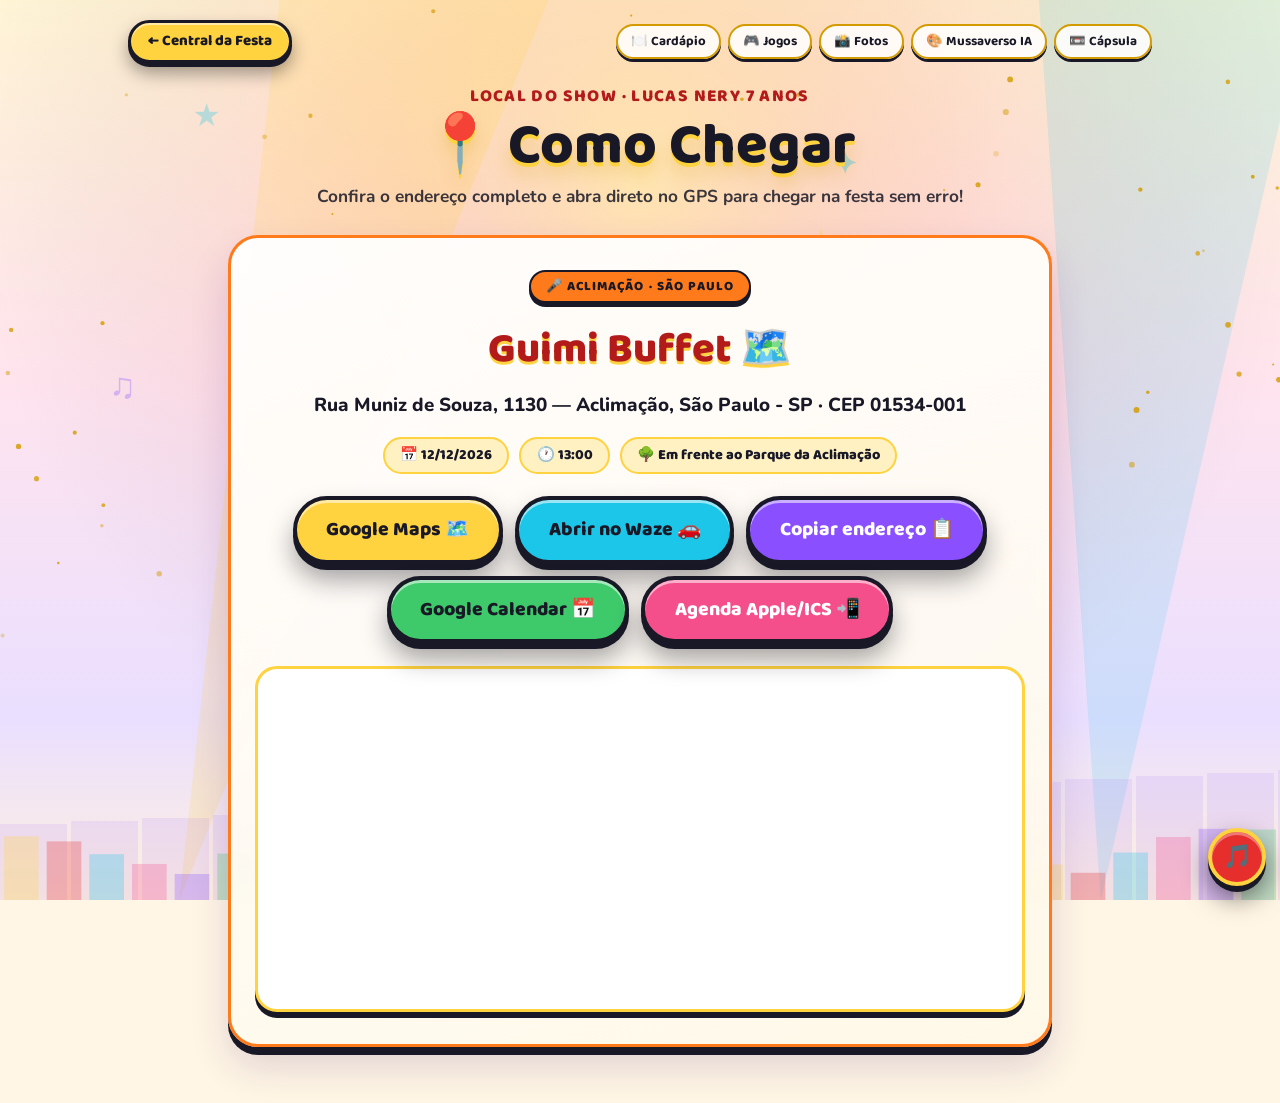
<file: local.html>
<!DOCTYPE html>
<html lang="pt-BR">
<head>
<meta charset="UTF-8">
<meta name="viewport" content="width=device-width, initial-scale=1.0">
<meta name="robots" content="noindex, nofollow, noarchive, nosnippet, noimageindex">
<meta name="googlebot" content="noindex, nofollow, noarchive, nosnippet, noimageindex">
<meta name="theme-color" content="#140928">
<link rel="icon" href="favicon.ico" sizes="any">
<link rel="icon" href="favicon.svg" type="image/svg+xml">
<link rel="apple-touch-icon" href="apple-touch-icon.png">
<title>📍 Como Chegar — Festa Lucas Nery 7 anos</title>
<meta name="description" content="Endereço e mapa do Guimi Buffet para a festa de 7 anos do Lucas Nery — 12/12/2026 às 13:00.">
<link rel="preconnect" href="https://fonts.googleapis.com">
<link rel="preconnect" href="https://fonts.gstatic.com" crossorigin>
<link href="https://fonts.googleapis.com/css2?family=Baloo+2:wght@600;700;800&family=Nunito:wght@400;700;800&display=swap" rel="stylesheet">
<link rel="stylesheet" href="css/tema-mussa.css">
<style>
body{min-height:100svh;padding-bottom:3.5rem}
.wrap{max-width:860px;margin:0 auto;padding:0 1.1rem}
.card-local{
  padding:2rem 1.5rem;text-align:center;
  border-color:#FF7A1A;
  box-shadow:0 8px 0 var(--grafite), 0 20px 38px rgba(70,27,110,.16);
}
.tag-local{
  display:inline-flex;align-items:center;gap:.4rem;
  font-family:var(--display);font-weight:800;font-size:.82rem;letter-spacing:.08em;text-transform:uppercase;
  background:#FF7A1A;color:var(--grafite);
  border:2.5px solid var(--grafite);border-radius:99px;padding:.24rem .95rem;
  box-shadow:0 4px 0 var(--grafite);margin-bottom:.9rem;
}
.card-local h2{
  font-family:var(--display);font-weight:800;
  font-size:clamp(1.8rem,7vw,2.6rem);color:var(--vermelho-escuro);
  text-shadow:0 3px 0 var(--ouro);margin-bottom:.4rem;
}
.endereco-principal{
  font-size:clamp(1rem,3.8vw,1.18rem);font-weight:800;color:var(--grafite);
}
.detalhes{
  display:flex;gap:.65rem;justify-content:center;flex-wrap:wrap;
  margin:1rem 0 1.4rem;
}
.pill-info{
  font-family:var(--display);font-weight:800;font-size:.9rem;
  background:#FFF1C2;color:var(--grafite);
  border:2px solid var(--ouro);border-radius:99px;padding:.32rem .95rem;
}
.acoes-local{
  display:flex;gap:.75rem;justify-content:center;flex-wrap:wrap;margin-bottom:1.45rem;
}
.mapa-frame{
  border-radius:22px;overflow:hidden;
  border:3.5px solid var(--ouro);
  box-shadow:0 6px 0 var(--grafite);background:#FFFFFF;
}
.mapa-frame iframe{width:100%;height:340px;border:0;display:block}
</style>
</head>
<body>
<header class="topo">
  <a class="voltar" href="index.html?festa=1">← Central da Festa</a>
  <nav class="nav-mini" aria-label="Outras páginas da festa">
    <a href="cardapio.html">🍽️ Cardápio</a>
    <a href="jogos.html">🎮 Jogos</a>
    <a href="fotos.html">📸 Fotos</a>
    <a href="mussa.html">🎨 Mussaverso IA</a>
    <a href="capsula.html">📼 Cápsula</a>
  </nav>
</header>

<section class="hero-pag">
  <p style="font-family:var(--display);font-weight:800;color:var(--vermelho-escuro);letter-spacing:.08em">LOCAL DO SHOW · LUCAS NERY 7 ANOS</p>
  <h1>📍 Como Chegar</h1>
  <p>Confira o endereço completo e abra direto no GPS para chegar na festa sem erro!</p>
</section>

<main class="wrap">
  <section class="stage-card card-local" aria-label="Endereço e mapa do Guimi Buffet">
    <span class="tag-local">🎤 Aclimação · São Paulo</span>
    <h2>Guimi Buffet 🗺️</h2>
    <p class="endereco-principal">Rua Muniz de Souza, 1130 — Aclimação, São Paulo - SP · CEP 01534-001</p>

    <div class="detalhes">
      <span class="pill-info">📅 12/12/2026</span>
      <span class="pill-info">🕐 13:00</span>
      <span class="pill-info">🌳 Em frente ao Parque da Aclimação</span>
    </div>

    <div class="acoes-local">
      <a class="cta" target="_blank" rel="noopener noreferrer" href="https://www.google.com/maps/search/?api=1&query=Guimi+Buffet,+Rua+Muniz+de+Souza,+1130+-+Aclimacao,+Sao+Paulo+-+SP">Google Maps 🗺️</a>
      <a class="cta cta--ia" target="_blank" rel="noopener noreferrer" href="https://waze.com/ul?q=Guimi%20Buffet%20Rua%20Muniz%20de%20Souza%201130%20Sao%20Paulo&navigate=yes">Abrir no Waze 🚗</a>
      <button class="cta cta--jogos" id="btnCopiarEnd" type="button">Copiar endereço 📋</button>
      <a class="cta cta--capsula" data-agenda="google" href="#">Google Calendar 📅</a>
      <button class="cta cta--fotos" data-agenda="ics" type="button">Agenda Apple/ICS 📲</button>
    </div>

    <div class="mapa-frame">
      <iframe title="Mapa do Guimi Buffet — Rua Muniz de Souza, 1130, Aclimação, São Paulo" loading="lazy" referrerpolicy="no-referrer-when-downgrade" src="https://maps.google.com/maps?q=Guimi%20Buffet%2C%20Rua%20Muniz%20de%20Souza%2C%201130%20-%20Aclimacao%2C%20Sao%20Paulo%20-%20SP&t=&z=16&ie=UTF8&iwloc=&output=embed"></iframe>
    </div>
  </section>
</main>

<div class="toast" id="toast" role="status" aria-live="polite"></div>

<script>
(function () {
  'use strict';
  var END = 'Guimi Buffet — Rua Muniz de Souza, 1130, Aclimação, São Paulo - SP, CEP 01534-001';
  var btn = document.getElementById('btnCopiarEnd');
  var toast = document.getElementById('toast');
  var tm = null;

  function mostraToast(msg) {
    toast.textContent = msg;
    toast.classList.add('mostra');
    if (tm) clearTimeout(tm);
    tm = setTimeout(function () { toast.classList.remove('mostra'); }, 3200);
  }

  btn.addEventListener('click', function () {
    if (navigator.clipboard && navigator.clipboard.writeText) {
      navigator.clipboard.writeText(END)
        .then(function () { mostraToast('📋 Endereço copiado! É só colar no Uber, 99 ou GPS.'); })
        .catch(function () { mostraToast(END); });
    } else {
      mostraToast(END);
    }
  });
})();
</script>
<script src="js/agenda.js"></script>
<script src="js/palco-bg.js"></script>
<script src="js/musica.js"></script>
</body>
</html>
</file>
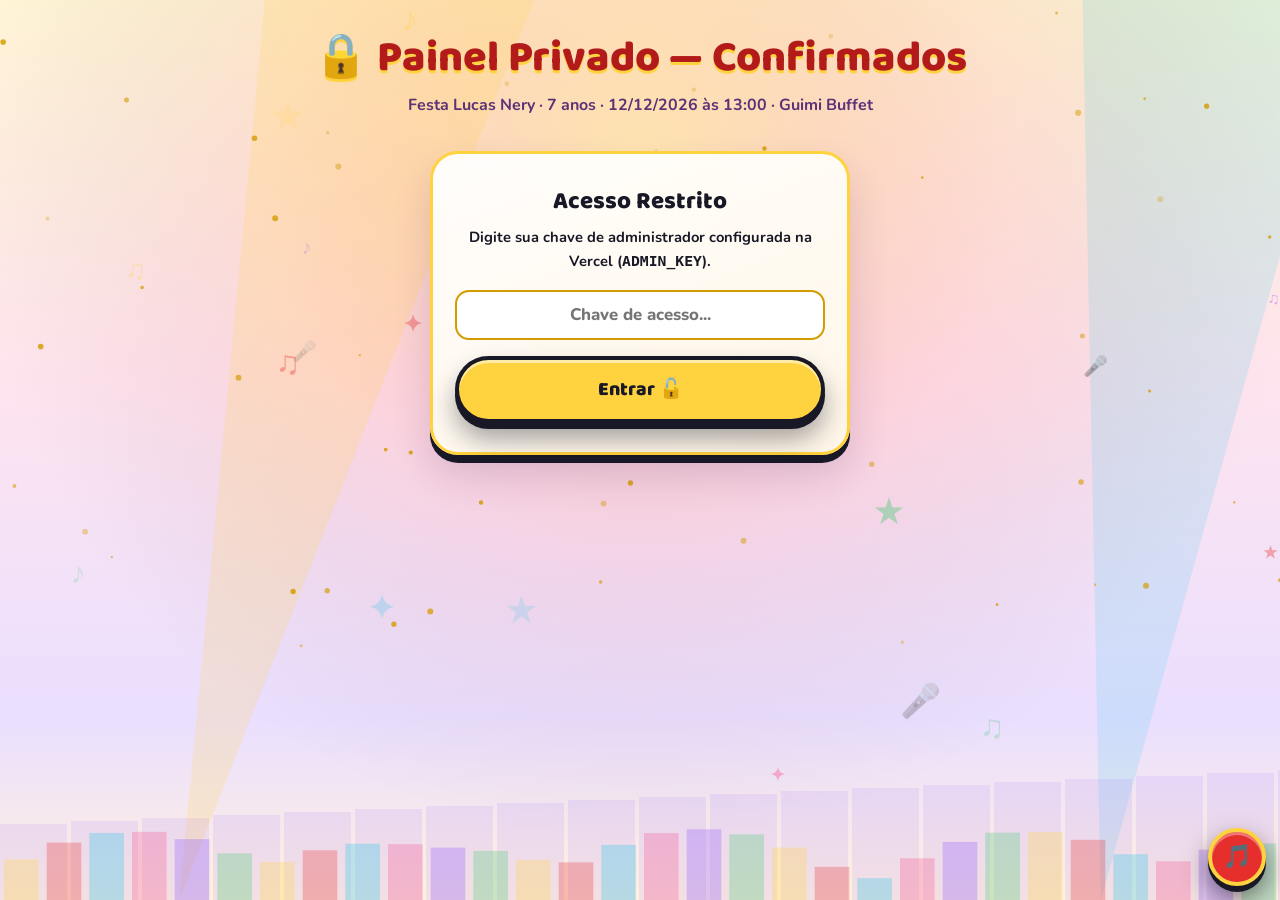
<file: painel-rsvp-7k9m2x.html>
<!DOCTYPE html>
<html lang="pt-BR">
<head>
<meta charset="UTF-8">
<meta name="viewport" content="width=device-width, initial-scale=1.0">
<meta name="robots" content="noindex, nofollow, noarchive, nosnippet, noimageindex">
<meta name="googlebot" content="noindex, nofollow, noarchive, nosnippet, noimageindex">
<meta name="theme-color" content="#151524">
<link rel="icon" href="favicon.ico" sizes="any">
<title>🔒 Lista de Confirmados — Festa Lucas Nery 7 anos</title>
<link rel="preconnect" href="https://fonts.googleapis.com">
<link rel="preconnect" href="https://fonts.gstatic.com" crossorigin>
<link href="https://fonts.googleapis.com/css2?family=Baloo+2:wght@600;700;800&family=Nunito:wght@400;700;800&display=swap" rel="stylesheet">
<link rel="stylesheet" href="css/tema-mussa.css">
<style>
body{min-height:100svh;padding:1.5rem 1rem 3rem;background:#FFF6E5;color:var(--grafite)}
.wrap{max-width:1080px;margin:0 auto}
.topo{display:block;text-align:center;margin-bottom:1.5rem;padding:0}
.topo h1{font-family:var(--display);font-weight:800;font-size:clamp(1.7rem,6vw,2.7rem);color:var(--vermelho-escuro);text-shadow:0 .06em 0 var(--ouro)}
.topo p{font-weight:700;opacity:.88;color:var(--palco-roxo)}

.login-box{
  max-width:420px;margin:2rem auto;
  background:linear-gradient(160deg, rgba(255,255,255,.95), rgba(255,248,232,.95));
  color:var(--grafite);backdrop-filter:blur(10px);-webkit-backdrop-filter:blur(10px);
  border:3.5px solid var(--ouro);border-radius:28px;padding:1.8rem 1.4rem;text-align:center;
  box-shadow:0 8px 0 var(--grafite), 0 20px 38px rgba(70,27,110,.16);
}
.login-box input{
  width:100%;font-family:var(--texto);font-size:1.05rem;font-weight:800;
  background:#FFFFFF;color:var(--grafite);
  border:2.5px solid var(--ouro-escuro);border-radius:14px;padding:.72rem .9rem;margin:1rem 0;text-align:center;
}
.login-box .cta{width:100%}

.stats{display:grid;grid-template-columns:repeat(auto-fit,minmax(160px,1fr));gap:.8rem;margin-bottom:1.3rem}
.stat{
  background:linear-gradient(160deg, rgba(255,255,255,.95), rgba(255,248,232,.95));
  color:var(--grafite);
  backdrop-filter:blur(8px);-webkit-backdrop-filter:blur(8px);
  border:3px solid var(--ouro);border-radius:20px;
  padding:.95rem;text-align:center;
  box-shadow:0 6px 0 var(--grafite), 0 14px 26px rgba(70,27,110,.12);
}
.stat .num{font-family:var(--display);font-weight:800;font-size:2.1rem;color:var(--vermelho);line-height:1}
.stat .lbl{font-size:.86rem;font-weight:800;opacity:.9;margin-top:.2rem}

.barra-acoes{
  display:flex;gap:.65rem;flex-wrap:wrap;align-items:center;justify-content:space-between;margin-bottom:1rem;
}
.barra-acoes input{
  flex:1 1 220px;font-family:var(--texto);font-size:.95rem;font-weight:700;
  border:3px solid var(--ouro);border-radius:14px;padding:.55rem .85rem;background:var(--branco);color:var(--grafite);
}
.barra-acoes .cta{font-size:.9rem;padding:.55rem 1.1rem}

.tabela-wrap{
  background:var(--creme);color:var(--grafite);border:4px solid var(--ouro);
  border-radius:24px;overflow-x:auto;box-shadow:0 8px 0 var(--grafite), 0 20px 38px rgba(70,27,110,.16);
}
table{width:100%;border-collapse:collapse;font-size:.92rem}
th,td{padding:.75rem .9rem;text-align:left;border-bottom:2px solid #EFE4D6;vertical-align:top}
th{background:#FFF1C2;color:var(--vermelho-escuro);font-family:var(--display);font-weight:800;white-space:nowrap}
tr:last-child td{border-bottom:none}
.badge-num{
  display:inline-block;background:var(--ouro);color:var(--grafite);
  border:2px solid var(--grafite);border-radius:99px;padding:.1rem .55rem;font-weight:800;font-size:.82rem;
}
.vazio{text-align:center;padding:2rem;font-weight:800}

.acoes-cell{white-space:nowrap;display:flex;gap:.35rem}
.btn-mini{
  font-family:var(--texto);font-weight:800;font-size:.8rem;cursor:pointer;
  border:2px solid var(--grafite);border-radius:10px;padding:.3rem .58rem;
  transition:transform .1s ease;
}
.btn-mini:hover{transform:translateY(-1px)}
.btn-edit{background:#FFE27A;color:var(--grafite)}
.btn-del{background:#FFD6D6;color:#9B1515}
.cta--novo{background:#23B866;color:#fff;border-color:#0F5E33}

/* Modal de inclusão / edição */
.modal-bg{
  position:fixed;inset:0;z-index:200;background:rgba(70,27,110,.45);backdrop-filter:blur(4px);
  display:none;align-items:center;justify-content:center;padding:1rem;overflow-y:auto;
}
.modal-bg.aberto{display:flex}
.modal-card{
  width:100%;max-width:540px;background:var(--creme);color:var(--grafite);
  border:4px solid var(--ouro);border-radius:26px;padding:1.4rem 1.35rem;
  box-shadow:0 14px 36px rgba(70,27,110,.28);max-height:92svh;overflow-y:auto;
}
.modal-head{display:flex;align-items:center;justify-content:space-between;gap:.6rem;margin-bottom:1rem}
.modal-head h2{font-family:var(--display);font-weight:800;font-size:1.45rem;margin:0}
.btn-fechar{
  background:#EFE4D6;border:2px solid var(--grafite);border-radius:10px;
  font-weight:800;font-size:1rem;width:36px;height:36px;cursor:pointer;
}
.campo{margin-bottom:.85rem}
.campo label{display:block;font-weight:800;font-size:.88rem;margin-bottom:.28rem}
.campo-linha{display:flex;gap:.5rem;align-items:center}
.campo input,.campo select,.campo textarea{
  width:100%;font-family:var(--texto);font-size:.95rem;font-weight:700;
  border:2.5px solid var(--grafite);border-radius:12px;padding:.55rem .75rem;
  background:var(--branco);color:var(--grafite);
}
.campo-linha select{width:auto;min-width:120px}
.acomp-row{display:flex;gap:.45rem;align-items:center;margin-bottom:.45rem}
.acomp-row input{flex:1}
.acomp-row select{width:116px}
.btn-rem{
  background:#FFD6D6;color:#9B1515;border:2px solid var(--grafite);border-radius:10px;
  font-weight:800;width:36px;height:38px;cursor:pointer;flex-shrink:0;
}
.btn-add-acomp{
  background:#FFF2B2;color:var(--grafite);border:2px dashed var(--grafite);border-radius:12px;
  font-family:var(--texto);font-weight:800;font-size:.86rem;padding:.45rem .8rem;cursor:pointer;
}
.resumo-modal{
  background:#FFF7DF;border:2px solid var(--ouro);border-radius:12px;
  padding:.55rem .8rem;font-weight:800;font-size:.9rem;margin:.7rem 0 1rem;
}
.modal-rodape{display:flex;gap:.6rem;justify-content:flex-end;flex-wrap:wrap}
.btn-sec{
  background:#E5DCCE;color:var(--grafite);border:3px solid var(--grafite);border-radius:14px;
  font-family:var(--display);font-weight:800;font-size:.95rem;padding:.55rem 1.1rem;cursor:pointer;
}
.abas-painel{display:flex;gap:.55rem;flex-wrap:wrap;justify-content:center;margin-bottom:1.25rem}
.aba-p{
  font-family:var(--display);font-weight:800;font-size:.94rem;text-decoration:none;
  background:#FFFFFF;color:var(--grafite);
  border:2.5px solid var(--ouro-escuro);border-radius:99px;padding:.42rem 1.1rem;
}
.aba-p.ativa{background:var(--ouro);color:var(--grafite);border-color:var(--grafite)}
.btn-chk{background:#EFE4D6;color:var(--grafite)}
.btn-chk.ok{background:#23B866;color:#fff;border-color:#0F5E33}
.capsula-grid{display:grid;grid-template-columns:repeat(auto-fill,minmax(280px,1fr));gap:1rem}
.capsula-card{
  background:var(--creme);color:var(--grafite);border:3.5px solid var(--ouro);border-radius:22px;
  padding:1.15rem 1.2rem;box-shadow:0 6px 0 var(--grafite);
}
.capsula-card h3{font-family:var(--display);font-weight:800;font-size:1.15rem;margin-bottom:.15rem}
.capsula-meta{font-size:.8rem;font-weight:800;color:#6A4B8A;margin-bottom:.6rem}
.capsula-msg{font-size:.95rem;font-weight:700;white-space:pre-wrap;line-height:1.5}
@media print{
  body{background:#fff !important;color:#000 !important}
  #palcoCanvas,.btn-musica,.abas-painel,.barra-acoes,.stats,#boxLogin,#abaRsvp{display:none !important}
  #abaCapsula{display:block !important}
  .capsula-card{break-inside:avoid;box-shadow:none;border:2px solid #333}
}
</style>
</head>
<body>
<main class="wrap">
  <header class="topo">
    <h1>🔒 Painel Privado — Confirmados</h1>
    <p>Festa Lucas Nery · 7 anos · 12/12/2026 às 13:00 · Guimi Buffet</p>
  </header>

  <section class="login-box" id="boxLogin">
    <h2 style="font-family:var(--display);font-weight:800;font-size:1.5rem">Acesso Restrito</h2>
    <p style="font-size:.92rem;font-weight:700;margin-top:.3rem">Digite sua chave de administrador configurada na Vercel (<code>ADMIN_KEY</code>).</p>
    <form id="formLogin">
      <input id="inChave" type="password" placeholder="Chave de acesso..." required autocomplete="current-password">
      <button class="cta" type="submit">Entrar 🔓</button>
    </form>
  </section>

  <section id="boxPainel" hidden>
    <div class="abas-painel">
      <button type="button" class="aba-p ativa" id="tabRsvp">📋 Confirmados & Check-in</button>
      <button type="button" class="aba-p" id="tabCapsula">📼 Cápsula do Tempo</button>
      <a class="aba-p" href="qr-mesas.html" target="_blank">🖨️ QR Code Mesas (A4)</a>
      <a class="aba-p" href="ranking.html" target="_blank">📺 Abrir Telão</a>
    </div>

    <div id="abaRsvp">
    <div class="stats">
      <div class="stat"><div class="num" id="stFamilias">0</div><div class="lbl">Confirmações</div></div>
      <div class="stat"><div class="num" id="stPessoas">0</div><div class="lbl">Total de Pessoas</div></div>
      <div class="stat"><div class="num" id="stAdultos">0</div><div class="lbl">Adultos</div></div>
      <div class="stat"><div class="num" id="stCriancas">0</div><div class="lbl">Crianças</div></div>
      <div class="stat" style="border-color:var(--verde)"><div class="num" id="stChegaram" style="color:#1E8E4A">0</div><div class="lbl">Chegaram (Check-in)</div></div>
    </div>

    <div class="barra-acoes">
      <input id="inBusca" type="search" placeholder="Filtrar por nome ou acompanhante...">
      <div style="display:flex;gap:.5rem;flex-wrap:wrap">
        <button class="cta cta--novo" id="btnNovo" type="button">+ Adicionar convidado</button>
        <button class="cta" id="btnAtualizar" type="button">↺ Atualizar</button>
        <button class="cta cta--capsula" id="btnCsv" type="button">Exportar CSV 📊</button>
        <button class="cta cta--ia" id="btnWpp" type="button">Copiar WhatsApp 📋</button>
        <button class="cta cta--fotos" id="btnSair" type="button">Sair 🔒</button>
      </div>
    </div>

    <div class="tabela-wrap">
      <table>
        <thead>
          <tr>
            <th>Nome</th>
            <th>Acompanhantes</th>
            <th>Adultos</th>
            <th>Crianças</th>
            <th>Total</th>
            <th>Observação</th>
            <th>Confirmado em</th>
            <th>Ações</th>
          </tr>
        </thead>
        <tbody id="tbodyLista">
          <tr><td colspan="8" class="vazio">Carregando lista...</td></tr>
        </tbody>
      </table>
    </div>
    </div>

    <div id="abaCapsula" hidden>
      <div class="barra-acoes">
        <strong style="font-family:var(--display);font-size:1.25rem;color:var(--vermelho-escuro)">📼 Rimas e Recados Selados (<span id="stCapsula">0</span>)</strong>
        <div style="display:flex;gap:.5rem;flex-wrap:wrap">
          <button class="cta" id="btnAtualizarCapsula" type="button">↺ Atualizar</button>
          <button class="cta cta--capsula" id="btnImprimirCapsula" type="button">🖨️ Imprimir / Salvar PDF</button>
        </div>
      </div>
      <div class="capsula-grid" id="gridCapsula">
        <div class="vazio" style="grid-column:1/-1;color:var(--palco-roxo)">Carregando mensagens da Cápsula do Tempo...</div>
      </div>
    </div>
  </section>
</main>

<div class="modal-bg" id="modalConvidado" role="dialog" aria-modal="true" aria-labelledby="modalTitulo">
  <div class="modal-card">
    <div class="modal-head">
      <h2 id="modalTitulo">Adicionar convidado</h2>
      <button type="button" class="btn-fechar" id="btnFecharModal" aria-label="Fechar">✕</button>
    </div>
    <form id="formModal">
      <input type="hidden" id="mdId">
      <div class="campo">
        <label for="mdNome">Nome do convidado</label>
        <div class="campo-linha">
          <input id="mdNome" type="text" maxlength="80" placeholder="Nome completo..." required>
          <select id="mdTipoTitular" aria-label="Tipo do convidado">
            <option value="adulto">Adulto</option>
            <option value="crianca">Criança</option>
          </select>
        </div>
      </div>

      <div class="campo">
        <label>Acompanhantes</label>
        <div id="mdAcompLista"></div>
        <button type="button" class="btn-add-acomp" id="btnMdAddAcomp">+ Adicionar acompanhante</button>
      </div>

      <div class="resumo-modal" id="mdResumo">Total: 1 pessoa (1 adulto)</div>

      <div class="campo">
        <label for="mdObs">Observação (opcional)</label>
        <textarea id="mdObs" rows="2" maxlength="400" placeholder="Ex.: confirmação via WhatsApp, restrição alimentar..."></textarea>
      </div>

      <div class="modal-rodape">
        <button type="button" class="btn-sec" id="btnCancelarModal">Cancelar</button>
        <button type="submit" class="cta cta--novo" id="btnSalvarModal">Salvar convidado ✅</button>
      </div>
    </form>
  </div>
</div>

<div class="toast" id="toast" role="status" aria-live="polite"></div>

<script>
(function () {
  'use strict';
  var API_URL = '/api/presenca?listar=1';
  var boxLogin = document.getElementById('boxLogin');
  var boxPainel = document.getElementById('boxPainel');
  var formLogin = document.getElementById('formLogin');
  var inChave = document.getElementById('inChave');
  var inBusca = document.getElementById('inBusca');
  var tbody = document.getElementById('tbodyLista');
  var toast = document.getElementById('toast');
  var toastTimer = null;
  var chaveAtual = '';
  var dados = [];

  function mostraToast(msg, ms) {
    toast.textContent = msg;
    toast.classList.add('mostra');
    if (toastTimer) clearTimeout(toastTimer);
    toastTimer = setTimeout(function () { toast.classList.remove('mostra'); }, ms || 3000);
  }

  function esc(s) {
    return String(s || '').replace(/&/g, '&amp;').replace(/</g, '&lt;').replace(/>/g, '&gt;');
  }

  function fmtData(iso) {
    try {
      return new Date(iso).toLocaleString('pt-BR', { day: '2-digit', month: '2-digit', hour: '2-digit', minute: '2-digit' });
    } catch (e) { return iso || ''; }
  }

  function render() {
    var q = (inBusca.value || '').trim().toLowerCase();
    var filtrados = dados.filter(function (d) {
      if (!q) return true;
      return (d.nome || '').toLowerCase().indexOf(q) !== -1 ||
             (d.acompanhantes_texto || '').toLowerCase().indexOf(q) !== -1 ||
             (d.observacao || '').toLowerCase().indexOf(q) !== -1;
    });

    var totP = 0, totA = 0, totC = 0, totChk = 0;
    var checkins = lerCheckins();
    dados.forEach(function (d) {
      totP += Number(d.total_pessoas) || 0;
      totA += Number(d.total_adultos) || 0;
      totC += Number(d.total_criancas) || 0;
      if (checkins[String(d.id)]) totChk += Number(d.total_pessoas) || 1;
    });
    document.getElementById('stFamilias').textContent = String(dados.length);
    document.getElementById('stPessoas').textContent = String(totP);
    document.getElementById('stAdultos').textContent = String(totA);
    document.getElementById('stCriancas').textContent = String(totC);
    var stCh = document.getElementById('stChegaram');
    if (stCh) stCh.textContent = String(totChk);

    if (!filtrados.length) {
      tbody.innerHTML = '<tr><td colspan="8" class="vazio">Nenhuma confirmação encontrada ainda.</td></tr>';
      return;
    }
    tbody.innerHTML = filtrados.map(function (d) {
      var chegou = Boolean(checkins[String(d.id)]);
      return '<tr>' +
        '<td><strong>' + esc(d.nome) + '</strong></td>' +
        '<td>' + esc(d.acompanhantes_texto || '—') + '</td>' +
        '<td>' + (d.total_adultos || 0) + '</td>' +
        '<td>' + (d.total_criancas || 0) + '</td>' +
        '<td><span class="badge-num">' + (d.total_pessoas || 1) + '</span></td>' +
        '<td>' + esc(d.observacao || '—') + '</td>' +
        '<td style="white-space:nowrap">' + esc(fmtData(d.criado_em)) + '</td>' +
        '<td><div class="acoes-cell">' +
          '<button type="button" class="btn-mini btn-chk' + (chegou ? ' ok' : '') + '" data-acao="checkin" data-id="' + esc(d.id) + '">' + (chegou ? '✅ Chegou' : '⬜ Check-in') + '</button>' +
          '<button type="button" class="btn-mini btn-edit" data-acao="editar" data-id="' + esc(d.id) + '">✏️ Editar</button>' +
          '<button type="button" class="btn-mini btn-del" data-acao="remover" data-id="' + esc(d.id) + '">🗑️ Remover</button>' +
        '</div></td>' +
      '</tr>';
    }).join('');
  }

  function carregar(chave) {
    fetch(API_URL + '&t=' + Date.now(), {
      headers: { 'X-Admin-Key': chave }
    }).then(function (r) {
      return r.json().then(function (d) { return { status: r.status, dados: d }; });
    }).then(function (res) {
      if (res.status === 401) {
        mostraToast('❌ Chave incorreta.');
        try { sessionStorage.removeItem('festa-lucas-admin'); } catch (e) {}
        return;
      }
      if (res.status === 503) {
        mostraToast('🛠️ Configure ADMIN_KEY nas variáveis da Vercel!', 4200);
        return;
      }
      if (!res.dados || !res.dados.ok) {
        mostraToast('Erro ao carregar confirmados.');
        return;
      }
      chaveAtual = chave;
      try { sessionStorage.setItem('festa-lucas-admin', chave); } catch (e) {}
      dados = res.dados.confirmados || [];
      boxLogin.hidden = true;
      boxPainel.hidden = false;
      render();
    }).catch(function () {
      mostraToast('Erro de conexão ao buscar lista.');
    });
  }

  formLogin.addEventListener('submit', function (ev) {
    ev.preventDefault();
    var c = inChave.value.trim();
    if (c) carregar(c);
  });

  inBusca.addEventListener('input', render);
  document.getElementById('btnAtualizar').addEventListener('click', function () {
    if (chaveAtual) { carregar(chaveAtual); mostraToast('Lista atualizada! ✅', 1800); }
  });
  document.getElementById('btnSair').addEventListener('click', function () {
    chaveAtual = '';
    try { sessionStorage.removeItem('festa-lucas-admin'); } catch (e) {}
    boxPainel.hidden = true;
    boxLogin.hidden = false;
    inChave.value = '';
  });

  document.getElementById('btnCsv').addEventListener('click', function () {
    var linhas = [['Nome', 'Acompanhantes', 'Adultos', 'Crianças', 'Total', 'Observação', 'Confirmado em']];
    dados.forEach(function (d) {
      linhas.push([
        d.nome || '',
        d.acompanhantes_texto || '',
        d.total_adultos || 0,
        d.total_criancas || 0,
        d.total_pessoas || 1,
        d.observacao || '',
        fmtData(d.criado_em)
      ]);
    });
    var csv = '\uFEFF' + linhas.map(function (l) {
      return l.map(function (v) { return '"' + String(v).replace(/"/g, '""') + '"'; }).join(';');
    }).join('\r\n');
    var a = document.createElement('a');
    a.href = URL.createObjectURL(new Blob([csv], { type: 'text/csv;charset=utf-8;' }));
    a.download = 'confirmados-festa-lucas-7anos.csv';
    a.click();
    mostraToast('📊 CSV baixado! Abre direto no Excel.', 2600);
  });

  document.getElementById('btnWpp').addEventListener('click', function () {
    var totP = 0, totA = 0, totC = 0;
    var linhas = dados.map(function (d, i) {
      totP += Number(d.total_pessoas) || 0;
      totA += Number(d.total_adultos) || 0;
      totC += Number(d.total_criancas) || 0;
      return (i + 1) + '. *' + d.nome + '* (' + d.total_pessoas + 'p)' +
        (d.acompanhantes_texto ? ' — ' + d.acompanhantes_texto : '');
    });
    var txt = '🎉 *Confirmados — Festa Lucas Nery (7 anos)*\n' +
      'Total: *' + totP + ' pessoas* (' + totA + ' adultos + ' + totC + ' crianças)\n\n' +
      linhas.join('\n');
    navigator.clipboard.writeText(txt)
      .then(function () { mostraToast('📋 Lista formatada copiada pro WhatsApp!', 2800); })
      .catch(function () { mostraToast('Não foi possível copiar automaticamente.'); });
  });

  /* ---------- CRUD Manual: Incluir, Editar e Remover ---------- */
  var modal = document.getElementById('modalConvidado');
  var modalTitulo = document.getElementById('modalTitulo');
  var formModal = document.getElementById('formModal');
  var mdId = document.getElementById('mdId');
  var mdNome = document.getElementById('mdNome');
  var mdTipoTitular = document.getElementById('mdTipoTitular');
  var mdAcompLista = document.getElementById('mdAcompLista');
  var mdResumo = document.getElementById('mdResumo');
  var mdObs = document.getElementById('mdObs');
  var btnSalvarModal = document.getElementById('btnSalvarModal');

  function lerMdAcompanhantes() {
    var lista = [];
    mdAcompLista.querySelectorAll('.acomp-row').forEach(function (row) {
      var n = row.querySelector('input').value.trim();
      var t = row.querySelector('select').value;
      if (n) lista.push({ nome: n, tipo: t });
    });
    return lista;
  }

  function atualizaMdResumo() {
    var acomp = lerMdAcompanhantes();
    var adultos = mdTipoTitular.value === 'crianca' ? 0 : 1;
    var criancas = mdTipoTitular.value === 'crianca' ? 1 : 0;
    acomp.forEach(function (a) {
      if (a.tipo === 'crianca') criancas++;
      else adultos++;
    });
    var total = adultos + criancas;
    var partes = [];
    if (adultos > 0) partes.push(adultos + (adultos === 1 ? ' adulto' : ' adultos'));
    if (criancas > 0) partes.push(criancas + (criancas === 1 ? ' criança' : ' crianças'));
    mdResumo.textContent = 'Total: ' + total + (total === 1 ? ' pessoa' : ' pessoas') + ' (' + partes.join(' + ') + ')';
  }

  function addMdAcompRow(nomeInit, tipoInit, focar) {
    if (mdAcompLista.children.length >= 15) {
      mostraToast('Limite de 15 acompanhantes por registro.');
      return;
    }
    var row = document.createElement('div');
    row.className = 'acomp-row';
    row.innerHTML =
      '<input type="text" maxlength="80" placeholder="Nome do acompanhante">' +
      '<select aria-label="Tipo"><option value="adulto">Adulto</option><option value="crianca">Criança</option></select>' +
      '<button type="button" class="btn-rem" aria-label="Remover">✕</button>';
    var inp = row.querySelector('input');
    var sel = row.querySelector('select');
    if (nomeInit) inp.value = nomeInit;
    if (tipoInit) sel.value = tipoInit;
    inp.addEventListener('input', atualizaMdResumo);
    sel.addEventListener('change', atualizaMdResumo);
    row.querySelector('.btn-rem').addEventListener('click', function () {
      row.remove();
      atualizaMdResumo();
    });
    mdAcompLista.appendChild(row);
    if (focar) inp.focus();
    atualizaMdResumo();
  }

  function deduzTipoTitular(reg) {
    var acomp = Array.isArray(reg.acompanhantes) ? reg.acompanhantes : [];
    var acA = 0, acC = 0;
    acomp.forEach(function (a) {
      if (a && a.tipo === 'crianca') acC++;
      else if (a && a.nome) acA++;
    });
    if ((Number(reg.total_adultos) || 0) > acA) return 'adulto';
    if ((Number(reg.total_criancas) || 0) > acC) return 'crianca';
    return 'adulto';
  }

  function abrirModal(reg) {
    mdAcompLista.innerHTML = '';
    if (reg) {
      modalTitulo.textContent = 'Editar convidado';
      mdId.value = String(reg.id);
      mdNome.value = reg.nome || '';
      mdTipoTitular.value = deduzTipoTitular(reg);
      mdObs.value = reg.observacao || '';
      var acomp = Array.isArray(reg.acompanhantes) ? reg.acompanhantes : [];
      acomp.forEach(function (a) {
        if (a && a.nome) addMdAcompRow(a.nome, a.tipo === 'crianca' ? 'crianca' : 'adulto', false);
      });
      btnSalvarModal.textContent = 'Salvar alterações ✅';
    } else {
      modalTitulo.textContent = 'Adicionar convidado';
      mdId.value = '';
      mdNome.value = '';
      mdTipoTitular.value = 'adulto';
      mdObs.value = '';
      btnSalvarModal.textContent = 'Adicionar convidado ✅';
    }
    atualizaMdResumo();
    modal.classList.add('aberto');
    setTimeout(function () { mdNome.focus(); }, 30);
  }

  function fecharModal() {
    modal.classList.remove('aberto');
  }

  document.getElementById('btnNovo').addEventListener('click', function () { abrirModal(null); });
  document.getElementById('btnMdAddAcomp').addEventListener('click', function () { addMdAcompRow('', 'adulto', true); });
  document.getElementById('btnFecharModal').addEventListener('click', fecharModal);
  document.getElementById('btnCancelarModal').addEventListener('click', fecharModal);
  mdTipoTitular.addEventListener('change', atualizaMdResumo);
  modal.addEventListener('click', function (ev) { if (ev.target === modal) fecharModal(); });
  document.addEventListener('keydown', function (ev) { if (ev.key === 'Escape' && modal.classList.contains('aberto')) fecharModal(); });

  formModal.addEventListener('submit', function (ev) {
    ev.preventDefault();
    var nome = mdNome.value.trim();
    if (!nome) { mostraToast('Digite o nome do convidado.'); mdNome.focus(); return; }

    var id = mdId.value.trim();
    var ehEdicao = Boolean(id);
    var payload = {
      nome: nome,
      tipoTitular: mdTipoTitular.value,
      acompanhantes: lerMdAcompanhantes(),
      observacao: mdObs.value.trim()
    };
    if (ehEdicao) payload.id = id;

    btnSalvarModal.disabled = true;
    btnSalvarModal.textContent = 'Salvando...';

    fetch('/api/presenca', {
      method: ehEdicao ? 'PATCH' : 'POST',
      headers: { 'Content-Type': 'application/json', 'X-Admin-Key': chaveAtual },
      body: JSON.stringify(payload)
    }).then(function (r) {
      return r.json().then(function (d) { return { ok: r.ok && d && d.ok, status: r.status, dados: d }; });
    }).then(function (res) {
      if (!res.ok) {
        mostraToast(res.status === 401 ? '❌ Sessão expirada. Faça login novamente.' : 'Erro ao salvar convidado.', 3400);
        return;
      }
      fecharModal();
      mostraToast(ehEdicao ? '✅ Convidado atualizado!' : '✅ Convidado adicionado!', 2600);
      carregar(chaveAtual);
    }).catch(function () {
      mostraToast('Erro de conexão ao salvar.');
    }).finally(function () {
      btnSalvarModal.disabled = false;
      btnSalvarModal.textContent = ehEdicao ? 'Salvar alterações ✅' : 'Adicionar convidado ✅';
    });
  });

  function lerCheckins() {
    try { return JSON.parse(localStorage.getItem('festa-lucas-checkins') || '{}') || {}; } catch (e) { return {}; }
  }
  function salvarCheckins(obj) {
    try { localStorage.setItem('festa-lucas-checkins', JSON.stringify(obj)); } catch (e) {}
  }

  var tabRsvp = document.getElementById('tabRsvp');
  var tabCapsula = document.getElementById('tabCapsula');
  var abaRsvp = document.getElementById('abaRsvp');
  var abaCapsula = document.getElementById('abaCapsula');
  var gridCapsula = document.getElementById('gridCapsula');

  function carregarCapsula() {
    if (!chaveAtual) return;
    gridCapsula.innerHTML = '<div class="vazio" style="grid-column:1/-1;color:var(--palco-roxo)">Carregando mensagens...</div>';
    fetch('/api/capsula?listar=1&t=' + Date.now(), {
      headers: { 'X-Admin-Key': chaveAtual }
    }).then(function (r) { return r.json(); }).then(function (d) {
      if (!d || !d.ok) { gridCapsula.innerHTML = '<div class="vazio" style="grid-column:1/-1">Não foi possível carregar a Cápsula do Tempo.</div>'; return; }
      var msgs = d.mensagens || [];
      document.getElementById('stCapsula').textContent = String(msgs.length);
      if (!msgs.length) {
        gridCapsula.innerHTML = '<div class="vazio" style="grid-column:1/-1;color:var(--palco-roxo)">Nenhuma mensagem gravada na Cápsula do Tempo ainda.</div>';
        return;
      }
      gridCapsula.innerHTML = msgs.map(function (m) {
        return '<article class="capsula-card">' +
          '<h3>' + esc(m.nome) + (m.relacao ? ' · ' + esc(m.relacao) : '') + '</h3>' +
          '<div class="capsula-meta">' + esc(m.tipo || '🎤 Recado') + ' · ' + esc(fmtData(m.criado_em)) + '</div>' +
          '<div class="capsula-msg">' + esc(m.mensagem) + '</div>' +
        '</article>';
      }).join('');
    }).catch(function () {
      gridCapsula.innerHTML = '<div class="vazio" style="grid-column:1/-1">Erro de conexão ao carregar mensagens.</div>';
    });
  }

  tabRsvp.addEventListener('click', function () {
    tabRsvp.classList.add('ativa'); tabCapsula.classList.remove('ativa');
    abaRsvp.hidden = false; abaCapsula.hidden = true;
  });
  tabCapsula.addEventListener('click', function () {
    tabCapsula.classList.add('ativa'); tabRsvp.classList.remove('ativa');
    abaCapsula.hidden = false; abaRsvp.hidden = true;
    carregarCapsula();
  });
  document.getElementById('btnAtualizarCapsula').addEventListener('click', carregarCapsula);
  document.getElementById('btnImprimirCapsula').addEventListener('click', function () { window.print(); });

  tbody.addEventListener('click', function (ev) {
    var btn = ev.target.closest('button[data-acao]');
    if (!btn) return;
    var id = btn.getAttribute('data-id');
    var acao = btn.getAttribute('data-acao');
    var reg = dados.find(function (d) { return String(d.id) === String(id); });
    if (!reg) return;

    if (acao === 'checkin') {
      var chk = lerCheckins();
      chk[String(id)] = !chk[String(id)];
      salvarCheckins(chk);
      render();
      mostraToast(chk[String(id)] ? '✅ Check-in: ' + reg.nome + ' chegou!' : 'Check-in desmarcado.', 2200);
      return;
    }

    if (acao === 'editar') {
      abrirModal(reg);
      return;
    }

    if (acao === 'remover') {
      var okConf = window.confirm('Remover "' + reg.nome + '" (' + (reg.total_pessoas || 1) + ' pessoa(s)) da lista de confirmados?');
      if (!okConf) return;
      btn.disabled = true;
      fetch('/api/presenca?id=' + encodeURIComponent(id), {
        method: 'DELETE',
        headers: { 'X-Admin-Key': chaveAtual }
      }).then(function (r) {
        return r.json().then(function (d) { return { ok: r.ok && d && d.ok, status: r.status }; });
      }).then(function (res) {
        if (!res.ok) {
          mostraToast('Erro ao remover convidado.', 3200);
          btn.disabled = false;
          return;
        }
        mostraToast('🗑️ Convidado removido da lista.', 2600);
        carregar(chaveAtual);
      }).catch(function () {
        mostraToast('Erro de conexão ao remover.');
        btn.disabled = false;
      });
    }
  });

  try {
    var salva = sessionStorage.getItem('festa-lucas-admin');
    if (salva) carregar(salva);
  } catch (e) {}
})();
</script>
<script src="js/palco-bg.js"></script>
<script src="js/musica.js"></script>
</body>
</html>
</file>
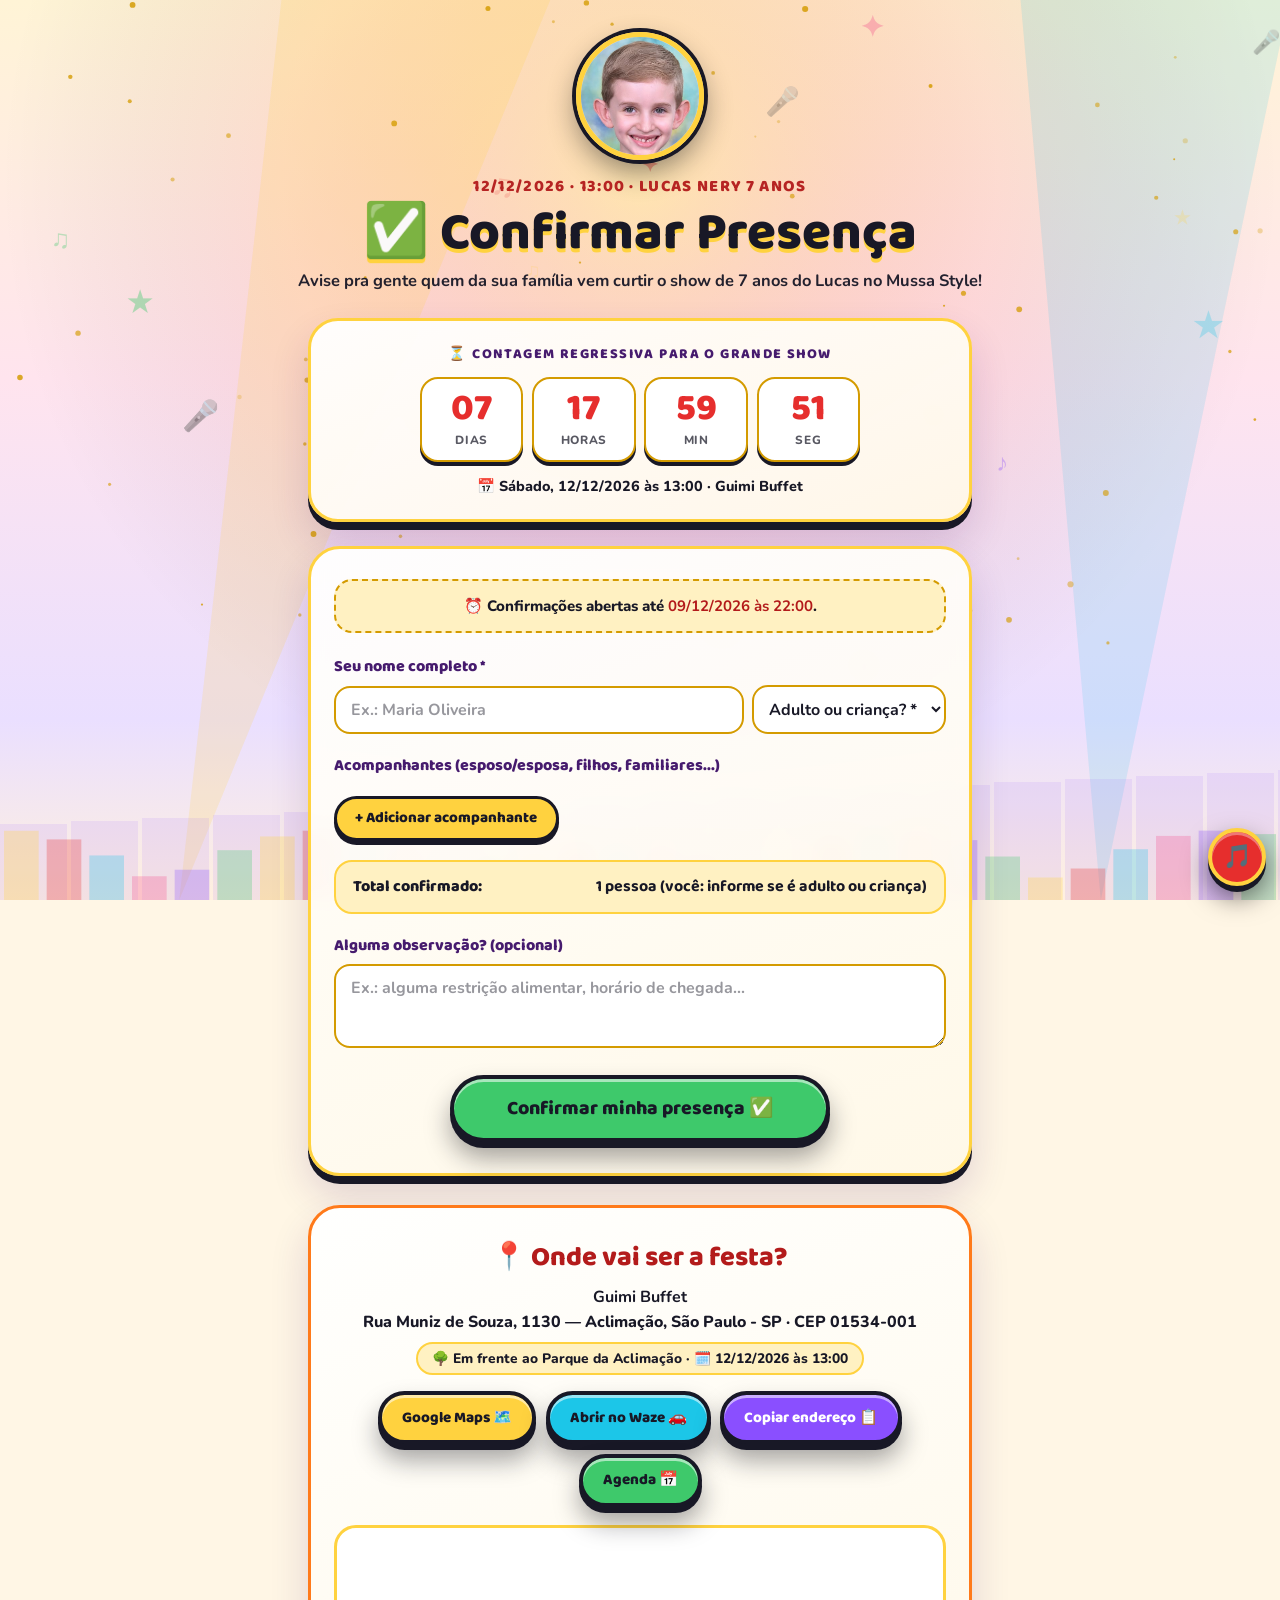
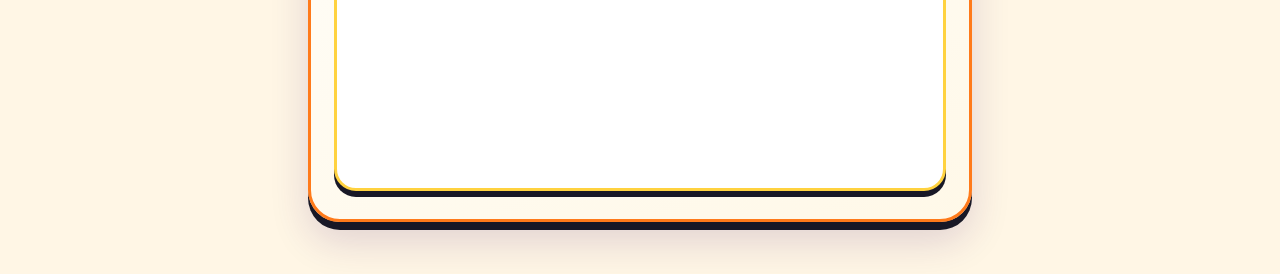
<file: presenca.html>
<!DOCTYPE html>
<html lang="pt-BR">
<head>
<meta charset="UTF-8">
<meta name="viewport" content="width=device-width, initial-scale=1.0">
<meta name="robots" content="noindex, nofollow">
<meta name="theme-color" content="#E62E2D">
<link rel="icon" href="favicon.ico" sizes="any">
<link rel="icon" href="favicon.svg" type="image/svg+xml">
<link rel="apple-touch-icon" href="apple-touch-icon.png">
<title>✅ Confirmar Presença — Lucas Nery faz 7! 🎤</title>
<meta name="description" content="Confirme sua presença e de seus acompanhantes na festa de 7 anos do Lucas Nery (12/12/2026 às 13:00).">
<link rel="preconnect" href="https://fonts.googleapis.com">
<link rel="preconnect" href="https://fonts.gstatic.com" crossorigin>
<link href="https://fonts.googleapis.com/css2?family=Baloo+2:wght@600;700;800&family=Nunito:wght@400;700;800&display=swap" rel="stylesheet">
<link rel="stylesheet" href="css/tema-mussa.css">
<style>
body{min-height:100svh;padding-bottom:3.2rem;background:#FFF6E5;color:var(--grafite)}
.cta:focus-visible{outline-color:var(--grafite)}
#palcoCanvas{position:fixed;inset:0;width:100%;height:100%;z-index:0;pointer-events:none;display:block}
.hero-pag,.caixa{position:relative;z-index:1}
.topo{
  max-width:780px;margin:0 auto;padding:1.4rem 1.1rem 1rem;
  display:flex;align-items:center;justify-content:space-between;gap:.8rem;flex-wrap:wrap;
}
.voltar{
  font-family:var(--display);font-weight:800;font-size:.95rem;
  color:var(--grafite);background:var(--ouro);text-decoration:none;
  border:3px solid var(--grafite);border-radius:99px;padding:.4rem 1.05rem;
  box-shadow:0 4px 0 var(--grafite);
}
.nav-mini{display:flex;gap:.45rem;flex-wrap:wrap}
.nav-mini a{
  font-family:var(--display);font-weight:700;font-size:.82rem;
  color:var(--branco);background:rgba(21,21,36,.72);text-decoration:none;
  border:2px solid rgba(255,255,255,.35);border-radius:99px;padding:.28rem .75rem;
}
.hero-pag{
  text-align:center;color:var(--grafite);
  max-width:720px;margin:0 auto;padding:.4rem 1.1rem 1.5rem;
}
.hero-pag h1{
  font-family:var(--display);font-weight:800;
  font-size:clamp(2rem,8.5vw,3.3rem);line-height:1;
  color:var(--grafite);text-shadow:0 4px 0 var(--ouro);margin:.45rem 0;
}
.hero-pag p{font-weight:700;font-size:1.03rem;opacity:.95;color:var(--grafite)}

.caixa{max-width:700px;margin:0 auto;padding:0 1.1rem}
.card-rsvp{
  background:linear-gradient(160deg, rgba(255,255,255,.95), rgba(255,248,232,.95));
  color:var(--grafite);
  border:3.5px solid var(--ouro);border-radius:32px;
  padding:1.9rem 1.45rem;
  backdrop-filter:blur(10px);-webkit-backdrop-filter:blur(10px);
  box-shadow:0 8px 0 var(--grafite), 0 20px 38px rgba(70,27,110,.16);
}
.aviso-prazo{
  background:#FFF1C2;color:var(--grafite);
  border:2px dashed var(--ouro-escuro);border-radius:18px;
  padding:.8rem 1rem;font-size:.94rem;font-weight:800;margin-bottom:1.35rem;text-align:center;
}
.aviso-prazo strong{color:var(--vermelho-escuro)}
.campo{margin-bottom:1.15rem}
.campo label{
  display:block;font-family:var(--display);font-weight:800;font-size:1rem;margin-bottom:.35rem;color:var(--palco-roxo);
}
.campo input,.campo textarea,.campo select{
  width:100%;font-family:var(--texto);font-size:1rem;font-weight:700;
  color:var(--grafite);background:#FFFFFF;
  border:2.5px solid var(--ouro-escuro);border-radius:16px;padding:.7rem .95rem;
}
.campo input::placeholder,.campo textarea::placeholder{color:rgba(24,24,38,.45)}
.campo select option{background:#FFFFFF;color:var(--grafite)}
.campo textarea{min-height:84px;resize:vertical}
.linha-titular{display:grid;grid-template-columns:1fr auto;gap:.5rem;align-items:center}
.linha-titular select{width:auto;padding:.65rem .7rem}
@media (max-width:420px){.linha-titular{grid-template-columns:1fr}}
.campo select[aria-invalid="true"],.campo input[aria-invalid="true"]{border-color:var(--vermelho);outline:3px solid rgba(230,46,45,.35);outline-offset:1px}
.campo input:focus,.campo textarea:focus,.campo select:focus{outline:3px solid var(--ouro);border-color:var(--palco-roxo);outline-offset:1px}

.acomp-lista{display:flex;flex-direction:column;gap:.65rem;margin-bottom:.75rem}
.acomp-row{
  display:grid;grid-template-columns:1fr auto auto;gap:.5rem;align-items:center;
}
@media (max-width:520px){
  .acomp-row{grid-template-columns:1fr auto;gap:.45rem}
  .acomp-row select{grid-column:1 / 2}
}
.acomp-row select{width:auto;padding:.65rem .7rem;font-size:.9rem}
.btn-rem{
  width:42px;height:42px;border-radius:14px;
  background:#FFE1E1;color:var(--vermelho-escuro);
  border:3px solid var(--grafite);font-weight:900;font-size:1.1rem;
  display:grid;place-items:center;
}
.btn-add{
  font-family:var(--display);font-weight:800;font-size:.94rem;
  background:var(--ouro);color:var(--grafite);
  border:3px solid var(--grafite);border-radius:99px;padding:.48rem 1.15rem;
  box-shadow:0 4px 0 var(--grafite);
}
.btn-add:active{transform:translateY(2px);box-shadow:0 2px 0 var(--grafite)}

.resumo-total{
  display:flex;justify-content:space-between;align-items:center;flex-wrap:wrap;gap:.5rem;
  background:#FFF1C2;color:var(--grafite);border:2px solid var(--ouro);border-radius:18px;
  padding:.75rem 1.1rem;font-family:var(--display);font-weight:800;margin:1.2rem 0;
}
.hp{position:absolute;left:-9999px;width:1px;height:1px;overflow:hidden}
.acoes{text-align:center}
.acoes .cta{width:100%;max-width:380px}
.acoes .cta[disabled]{opacity:.6;cursor:wait}

.estado{display:none;text-align:center;padding:1.4rem .6rem}
.estado.mostra{display:block}
.estado h2{
  font-family:var(--display);font-weight:800;font-size:1.9rem;
  color:var(--vermelho-escuro);margin:.5rem 0;
}
.estado p{font-weight:700;margin-bottom:1.2rem;color:var(--grafite)}

/* Card de Local / Como Chegar */
.card-local{
  margin-top:1.8rem;
  background:linear-gradient(160deg, rgba(255,255,255,.95), rgba(255,248,232,.95));
  color:var(--grafite);
  border:3.5px solid #FF7A1A;border-radius:32px;
  padding:1.75rem 1.45rem;
  backdrop-filter:blur(10px);-webkit-backdrop-filter:blur(10px);
  box-shadow:0 8px 0 var(--grafite), 0 20px 38px rgba(70,27,110,.16);
}
.card-local h2{
  font-family:var(--display);font-weight:800;font-size:1.7rem;
  color:var(--vermelho-escuro);margin-bottom:.4rem;text-align:center;
}
.local-end{
  text-align:center;font-weight:800;font-size:1rem;margin-bottom:1rem;line-height:1.55;color:var(--grafite);
}
.local-ref{
  display:inline-block;margin-top:.45rem;font-size:.86rem;color:var(--grafite);
  background:#FFF1C2;border:2px solid var(--ouro);border-radius:99px;padding:.24rem .88rem;
}
.local-acoes{
  display:flex;gap:.6rem;justify-content:center;flex-wrap:wrap;margin-bottom:1.15rem;
}
.local-acoes .cta{font-size:.95rem;padding:.65rem 1.25rem}
.mapa-wrap{
  border-radius:22px;overflow:hidden;border:3.5px solid var(--ouro);
  box-shadow:0 6px 0 var(--grafite);background:#FFFFFF;
}
.mapa-wrap iframe{width:100%;height:260px;border:0;display:block}

/* Contagem Regressiva ao Vivo */
.card-contagem{
  margin-bottom:1.45rem;
  background:linear-gradient(160deg, rgba(255,255,255,.95), rgba(255,248,232,.95));
  color:var(--grafite);
  border:3.5px solid var(--ouro);border-radius:30px;
  padding:1.35rem 1.2rem;text-align:center;
  backdrop-filter:blur(10px);-webkit-backdrop-filter:blur(10px);
  box-shadow:0 8px 0 var(--grafite), 0 20px 38px rgba(70,27,110,.16);
}
.contagem-titulo{
  font-family:var(--display);font-weight:800;font-size:.88rem;letter-spacing:.1em;
  text-transform:uppercase;color:var(--palco-roxo);margin-bottom:.75rem;
}
.contagem-grid{
  display:grid;grid-template-columns:repeat(4,1fr);gap:.55rem;max-width:440px;margin:0 auto;
}
.cd-box{
  background:#FFFFFF;border:2.5px solid var(--ouro-escuro);border-radius:18px;
  padding:.65rem .35rem;box-shadow:0 4px 0 var(--grafite);
}
.cd-num{
  font-family:var(--display);font-weight:800;font-size:clamp(1.6rem,6.5vw,2.35rem);
  line-height:1;color:var(--vermelho);
}
.cd-lbl{font-size:.74rem;font-weight:800;text-transform:uppercase;letter-spacing:.06em;color:rgba(24,24,38,.72);margin-top:.2rem}
.contagem-sub{margin-top:.8rem;font-size:.9rem;font-weight:800;color:var(--grafite)}
</style>
</head>
<body>
<canvas id="palcoCanvas" aria-hidden="true"></canvas>
<section class="hero-pag" style="padding-top:2rem">
  <img src="img/lucas.jpg" alt="Lucas Nery faz 7 anos" style="width:128px;height:128px;object-fit:cover;border-radius:50%;border:5px solid var(--ouro);box-shadow:0 0 0 4px var(--grafite),0 12px 28px rgba(13,13,22,.45);margin:0 auto .9rem">
  <p style="font-family:var(--display);font-weight:800;color:var(--vermelho-escuro);letter-spacing:.08em">12/12/2026 · 13:00 · LUCAS NERY 7 ANOS</p>
  <h1 id="tituloPag">✅ Confirmar Presença</h1>
  <p id="subPag">Avise pra gente quem da sua família vem curtir o show de 7 anos do Lucas no Mussa Style!</p>
</section>

<main class="caixa">
  <!-- CONTAGEM REGRESSIVA AO VIVO -->
  <section class="card-contagem" id="boxContagem" aria-label="Contagem regressiva para a festa">
    <p class="contagem-titulo" id="cdTitulo">⏳ Contagem regressiva para o grande show</p>
    <div class="contagem-grid" id="cdGrid">
      <div class="cd-box"><div class="cd-num" id="cdDias">00</div><div class="cd-lbl">Dias</div></div>
      <div class="cd-box"><div class="cd-num" id="cdHoras">00</div><div class="cd-lbl">Horas</div></div>
      <div class="cd-box"><div class="cd-num" id="cdMin">00</div><div class="cd-lbl">Min</div></div>
      <div class="cd-box"><div class="cd-num" id="cdSeg">00</div><div class="cd-lbl">Seg</div></div>
    </div>
    <p class="contagem-sub" id="cdSub">📅 Sábado, 12/12/2026 às 13:00 · Guimi Buffet</p>
    <div id="cdAcoesExtra" style="display:none;gap:.65rem;justify-content:center;flex-wrap:wrap;margin-top:1rem">
      <a class="cta" id="btnEntrarSite" href="index.html" hidden>Entrar na Central da Festa 🎤</a>
      <a class="cta cta--capsula" data-agenda="google" href="#">Google Calendar 📅</a>
      <button class="cta cta--fotos" data-agenda="ics" type="button">Agenda Apple/ICS 📲</button>
    </div>
  </section>

  <div class="card-rsvp" id="cardRsvp">
    <div class="aviso-prazo" id="avisoPrazo">
      ⏰ Confirmações abertas até <strong>09/12/2026 às 22:00</strong>.
    </div>

    <div class="estado" id="telaEncerrada">
      <div style="font-size:3.2rem">🎉🎤</div>
      <h2>Confirmações encerradas!</h2>
      <p>O prazo de confirmação encerrou em 09/12 às 22:00. O site completo da festa abre dia 12/12 às 10:00!</p>
    </div>

    <form id="formPresenca" novalidate>
      <div class="campo">
        <label for="nome">Seu nome completo *</label>
        <div class="linha-titular">
          <input id="nome" name="nome" type="text" maxlength="80" placeholder="Ex.: Maria Oliveira" required>
          <select id="tipoTitular" name="tipoTitular" aria-label="Você é adulto ou criança? (obrigatório)" required>
            <option value="" selected disabled>Adulto ou criança? *</option>
            <option value="adulto">Adulto</option>
            <option value="crianca">Criança</option>
          </select>
        </div>
      </div>

      <div class="campo">
        <label>Acompanhantes (esposo/esposa, filhos, familiares...)</label>
        <div class="acomp-lista" id="acompLista"></div>
        <button type="button" class="btn-add" id="btnAddAcomp">+ Adicionar acompanhante</button>
      </div>

      <div class="resumo-total" id="resumoTotal">
        <span>Total confirmado:</span>
        <strong id="txtResumo">1 pessoa (1 adulto)</strong>
      </div>

      <div class="campo">
        <label for="observacao">Alguma observação? (opcional)</label>
        <textarea id="observacao" name="observacao" maxlength="400" placeholder="Ex.: alguma restrição alimentar, horário de chegada..."></textarea>
      </div>

      <div class="hp" aria-hidden="true">
        <label for="siteRobo">Não preencha</label>
        <input id="siteRobo" type="text" tabindex="-1" autocomplete="off">
      </div>

      <div class="acoes">
        <button class="cta cta--capsula" id="btnEnviar" type="submit">Confirmar minha presença ✅</button>
      </div>
    </form>

    <div class="estado" id="telaSucesso" aria-live="polite">
      <div style="font-size:3.5rem">🎉✅🎤</div>
      <h2>Presença confirmada!</h2>
      <p id="msgSucesso">Sua confirmação foi registrada com sucesso! Mal podemos esperar para comemorar os 7 anos do Lucas Nery com você.</p>
      <div style="display:flex;gap:.7rem;justify-content:center;flex-wrap:wrap">
        <a class="cta cta--capsula" data-agenda="google" href="#">Google Calendar 📅</a>
        <button class="cta cta--fotos" data-agenda="ics" type="button">Salvar na Agenda (.ics) 📲</button>
        <button class="cta cta--ia" id="btnNova" type="button">Confirmar outra família</button>
      </div>
    </div>
  </div>

  <!-- LOCAL DA FESTA / COMO CHEGAR -->
  <section class="card-local" id="local" aria-label="Local da festa">
    <h2>📍 Onde vai ser a festa?</h2>
    <div class="local-end">
      <strong>Guimi Buffet</strong><br>
      Rua Muniz de Souza, 1130 — Aclimação, São Paulo - SP · CEP 01534-001<br>
      <span class="local-ref">🌳 Em frente ao Parque da Aclimação · 🗓️ 12/12/2026 às 13:00</span>
    </div>
    <div class="local-acoes">
      <a class="cta" target="_blank" rel="noopener noreferrer" href="https://www.google.com/maps/search/?api=1&query=Guimi+Buffet,+Rua+Muniz+de+Souza,+1130+-+Aclimacao,+Sao+Paulo+-+SP">Google Maps 🗺️</a>
      <a class="cta cta--ia" target="_blank" rel="noopener noreferrer" href="https://waze.com/ul?q=Guimi%20Buffet%20Rua%20Muniz%20de%20Souza%201130%20Sao%20Paulo&navigate=yes">Abrir no Waze 🚗</a>
      <button class="cta cta--jogos" id="btnCopiarEnd" type="button">Copiar endereço 📋</button>
      <a class="cta cta--capsula" data-agenda="google" href="#">Agenda 📅</a>
    </div>
    <div class="mapa-wrap">
      <iframe title="Mapa do Guimi Buffet — Rua Muniz de Souza, 1130, Aclimação, São Paulo" loading="lazy" referrerpolicy="no-referrer-when-downgrade" src="https://maps.google.com/maps?q=Guimi%20Buffet%2C%20Rua%20Muniz%20de%20Souza%2C%201130%20-%20Aclimacao%2C%20Sao%20Paulo%20-%20SP&t=&z=16&ie=UTF8&iwloc=&output=embed"></iframe>
    </div>
  </section>
</main>

<div class="toast" id="toast" role="status" aria-live="polite"></div>

<script>
(function () {
  'use strict';
  var API_URL = '/api/presenca';
  var PRAZO_MS = Date.parse('2026-12-09T22:00:00-03:00');
  var ABERTURA_SITE_MS = Date.parse('2026-12-12T10:00:00-03:00');
  var FESTA_MS = Date.parse('2026-12-12T13:00:00-03:00');

  var cardRsvp = document.getElementById('cardRsvp');
  var tituloPag = document.getElementById('tituloPag');
  var subPag = document.getElementById('subPag');
  var cdTitulo = document.getElementById('cdTitulo');
  var cdGrid = document.getElementById('cdGrid');
  var cdDias = document.getElementById('cdDias');
  var cdHoras = document.getElementById('cdHoras');
  var cdMin = document.getElementById('cdMin');
  var cdSeg = document.getElementById('cdSeg');
  var cdSub = document.getElementById('cdSub');
  var cdAcoesExtra = document.getElementById('cdAcoesExtra');
  var btnEntrarSite = document.getElementById('btnEntrarSite');

  function atualizaContagem() {
    var agora = Date.now();
    var diff = FESTA_MS - agora;
    if (diff <= 0) {
      cdTitulo.textContent = '🔥 É HOJE! SOLTA O BEAT!';
      cdGrid.style.display = 'none';
      cdSub.textContent = 'A festa de 7 anos do Lucas Nery já começou no Guimi Buffet! 🎤🎉';
    } else {
      var d = Math.floor(diff / 86400000);
      var h = Math.floor((diff % 86400000) / 3600000);
      var m = Math.floor((diff % 3600000) / 60000);
      var s = Math.floor((diff % 60000) / 1000);
      cdDias.textContent = String(d).padStart(2, '0');
      cdHoras.textContent = String(h).padStart(2, '0');
      cdMin.textContent = String(m).padStart(2, '0');
      cdSeg.textContent = String(s).padStart(2, '0');
    }
    if (agora >= ABERTURA_SITE_MS) {
      btnEntrarSite.hidden = false;
      cdAcoesExtra.style.display = 'flex';
    }
  }
  atualizaContagem();
  setInterval(atualizaContagem, 1000);

  var form = document.getElementById('formPresenca');
  var telaEncerrada = document.getElementById('telaEncerrada');
  var telaSucesso = document.getElementById('telaSucesso');
  var avisoPrazo = document.getElementById('avisoPrazo');
  var campoNome = document.getElementById('nome');
  var selTipoTitular = document.getElementById('tipoTitular');
  var campoObs = document.getElementById('observacao');
  var campoHp = document.getElementById('siteRobo');
  var acompLista = document.getElementById('acompLista');
  var btnAdd = document.getElementById('btnAddAcomp');
  var txtResumo = document.getElementById('txtResumo');
  var btnEnviar = document.getElementById('btnEnviar');
  var msgSucesso = document.getElementById('msgSucesso');
  var toast = document.getElementById('toast');
  var toastTimer = null;

  function mostraToast(msg, ms) {
    toast.textContent = msg;
    toast.classList.add('mostra');
    if (toastTimer) clearTimeout(toastTimer);
    toastTimer = setTimeout(function () { toast.classList.remove('mostra'); }, ms || 3200);
  }

  function mostraEncerrado() {
    cardRsvp.style.display = 'none';
    cdAcoesExtra.style.display = 'flex';
    if (Date.now() >= ABERTURA_SITE_MS) {
      tituloPag.textContent = '🎤 Chegou o Grande Dia!';
      subPag.textContent = 'O site completo da festa de 7 anos do Lucas Nery está liberado!';
      btnEntrarSite.hidden = false;
    } else {
      tituloPag.textContent = '⏳ Falta Pouco pro Show!';
      subPag.textContent = 'Confirmações encerradas em 09/12 às 22:00. O site completo da festa abre no dia 12/12 às 10:00!';
      cdSub.textContent = '🔓 Site da festa libera em 12/12/2026 às 10:00 · Festa às 13:00 no Guimi Buffet';
    }
  }

  var ENDERECO_COPIA = 'Guimi Buffet — Rua Muniz de Souza, 1130, Aclimação, São Paulo - SP, CEP 01534-001';
  var btnCopiarEnd = document.getElementById('btnCopiarEnd');
  if (btnCopiarEnd) {
    btnCopiarEnd.addEventListener('click', function () {
      if (navigator.clipboard && navigator.clipboard.writeText) {
        navigator.clipboard.writeText(ENDERECO_COPIA)
          .then(function () { mostraToast('📋 Endereço copiado! É só colar no Uber, 99 ou GPS.', 3000); })
          .catch(function () { mostraToast(ENDERECO_COPIA, 4500); });
      } else {
        mostraToast(ENDERECO_COPIA, 4500);
      }
    });
  }

  if (Date.now() > PRAZO_MS) {
    mostraEncerrado();
    return;
  }

  try { campoNome.value = localStorage.getItem('festa-lucas-nome') || ''; } catch (e) {}

  function lerAcompanhantes() {
    var lista = [];
    acompLista.querySelectorAll('.acomp-row').forEach(function (row) {
      var n = row.querySelector('input').value.trim();
      var t = row.querySelector('select').value;
      if (n) lista.push({ nome: n, tipo: t });
    });
    return lista;
  }

  function atualizaResumo() {
    var acomp = lerAcompanhantes();
    var tipoTit = selTipoTitular.value;
    var adultos = tipoTit === 'adulto' ? 1 : 0;
    var criancas = tipoTit === 'crianca' ? 1 : 0;
    acomp.forEach(function (a) {
      if (a.tipo === 'crianca') criancas++;
      else adultos++;
    });
    var total = 1 + acomp.length;
    var partes = [];
    if (adultos > 0) partes.push(adultos + (adultos === 1 ? ' adulto' : ' adultos'));
    if (criancas > 0) partes.push(criancas + (criancas === 1 ? ' criança' : ' crianças'));
    if (!tipoTit) partes.push('você: informe se é adulto ou criança');
    txtResumo.textContent = total + (total === 1 ? ' pessoa' : ' pessoas') + ' (' + partes.join(' + ') + ')';
  }

  function adicionaLinha(nomeInit, tipoInit) {
    if (acompLista.children.length >= 15) {
      mostraToast('Limite de 15 acompanhantes por envio.');
      return;
    }
    var row = document.createElement('div');
    row.className = 'acomp-row';
    row.innerHTML =
      '<input type="text" maxlength="80" placeholder="Nome do acompanhante *" aria-label="Nome do acompanhante (obrigatório)" required>' +
      '<select aria-label="Tipo">' +
        '<option value="adulto">Adulto</option>' +
        '<option value="crianca">Criança</option>' +
      '</select>' +
      '<button type="button" class="btn-rem" aria-label="Remover acompanhante">✕</button>';
    var inp = row.querySelector('input');
    var sel = row.querySelector('select');
    if (nomeInit) inp.value = nomeInit;
    if (tipoInit) sel.value = tipoInit;
    inp.addEventListener('input', function () {
      if (inp.value.trim()) inp.removeAttribute('aria-invalid');
      atualizaResumo();
    });
    sel.addEventListener('change', atualizaResumo);
    row.querySelector('.btn-rem').addEventListener('click', function () {
      row.remove();
      atualizaResumo();
    });
    acompLista.appendChild(row);
    inp.focus();
    atualizaResumo();
  }

  campoNome.addEventListener('input', function () {
    if (campoNome.value.trim()) campoNome.removeAttribute('aria-invalid');
  });
  selTipoTitular.addEventListener('change', function () {
    selTipoTitular.removeAttribute('aria-invalid');
    atualizaResumo();
  });
  btnAdd.addEventListener('click', function () { adicionaLinha('', 'adulto'); });
  atualizaResumo();

  form.addEventListener('submit', function (ev) {
    ev.preventDefault();
    if (campoHp.value) return;
    if (Date.now() > PRAZO_MS) { mostraEncerrado(); return; }

    var nome = campoNome.value.trim();
    if (!nome) { campoNome.setAttribute('aria-invalid', 'true'); mostraToast('Digite seu nome completo para confirmar! ✅'); campoNome.focus(); return; }
    campoNome.removeAttribute('aria-invalid');

    var tipoTitular = selTipoTitular.value;
    if (tipoTitular !== 'adulto' && tipoTitular !== 'crianca') {
      selTipoTitular.setAttribute('aria-invalid', 'true');
      selTipoTitular.focus();
      mostraToast('Informe se você é adulto ou criança! 👤');
      return;
    }

    var semNome = Array.prototype.filter.call(acompLista.querySelectorAll('.acomp-row input'), function (i) { return !i.value.trim(); });
    if (semNome.length) {
      semNome.forEach(function (i) { i.setAttribute('aria-invalid', 'true'); });
      semNome[0].focus();
      mostraToast('Preencha o nome de cada acompanhante (ou remova a linha com ✕).');
      return;
    }

    var acompanhantes = lerAcompanhantes();
    var observacao = campoObs.value.trim();
    try { localStorage.setItem('festa-lucas-nome', nome); } catch (e) {}

    btnEnviar.disabled = true;
    btnEnviar.textContent = 'Salvando confirmação... ✅';

    fetch(API_URL, {
      method: 'POST',
      headers: { 'Content-Type': 'application/json' },
      body: JSON.stringify({
        nome: nome,
        tipoTitular: tipoTitular,
        acompanhantes: acompanhantes,
        observacao: observacao
      })
    }).then(function (r) {
      return r.json().then(function (d) { return { status: r.status, ok: r.ok && d && d.ok, dados: d }; });
    }).then(function (res) {
      if (res.status === 410 || (res.dados && res.dados.erro === 'prazo-encerrado')) {
        mostraEncerrado();
        return;
      }
      if (!res.ok) {
        mostraToast('Ops! Não consegui registrar agora. Tente novamente em instantes.', 3800);
        return;
      }
      var tot = (res.dados && res.dados.totalPessoas) || (1 + acompanhantes.length);
      msgSucesso.textContent = nome + ', sua presença (' + tot + (tot === 1 ? ' pessoa' : ' pessoas') + ') está confirmada para o dia 12/12/2026 às 13:00! 🎤🔥';
      form.style.display = 'none';
      telaSucesso.classList.add('mostra');
      mostraToast('✅ Presença confirmada com sucesso!', 3400);
    }).catch(function () {
      mostraToast('Ops! Verifique sua conexão e tente novamente.', 3600);
    }).finally(function () {
      btnEnviar.disabled = false;
      btnEnviar.textContent = 'Confirmar minha presença ✅';
    });
  });

  document.getElementById('btnNova').addEventListener('click', function () {
    campoNome.value = '';
    selTipoTitular.value = '';
    campoObs.value = '';
    acompLista.innerHTML = '';
    atualizaResumo();
    telaSucesso.classList.remove('mostra');
    form.style.display = 'block';
    campoNome.focus();
  });
})();

/* ---------- Fundo animado 60 FPS estilo Palco Mussa ---------- */
(function () {
    var reduzMov = window.matchMedia('(prefers-reduced-motion: reduce)').matches;
    var canvas = document.getElementById('palcoCanvas');
    if (!canvas) return;
    var ctx = canvas.getContext('2d');
    var W = 0, H = 0, mouseX = 0.5;
    var estrelas = [], notas = [];
    var SIMBOLOS = ['♪', '♫', '★', '✦', '🎤'];
    var CORES = ['#FFD23F', '#E62E2D', '#1CC6E8', '#F44E8B', '#8A4FFF', '#3EC96B'];

    function resize() {
      W = canvas.width = window.innerWidth;
      H = canvas.height = window.innerHeight;
      estrelas = [];
      for (var i = 0; i < 60; i++) {
        estrelas.push({ x: Math.random() * W, y: Math.random() * H * 0.72, r: 1 + Math.random() * 2.1, p: Math.random() * Math.PI * 2 });
      }
      if (!notas.length) {
        for (var j = 0; j < 18; j++) {
          notas.push({
            x: Math.random() * W, y: Math.random() * H,
            vy: 0.32 + Math.random() * 0.65, vx: (Math.random() - 0.5) * 0.3,
            sz: 16 + Math.random() * 20, sym: SIMBOLOS[j % SIMBOLOS.length],
            cor: CORES[j % CORES.length], op: 0.16 + Math.random() * 0.28
          });
        }
      }
    }
    resize();
    window.addEventListener('resize', resize);
    window.addEventListener('pointermove', function (e) { mouseX = e.clientX / Math.max(1, W); }, { passive: true });

    var t0 = performance.now();
    function desenha(now) {
      var t = (now - t0) / 1000;
      var g = ctx.createLinearGradient(0, 0, 0, H);
      g.addColorStop(0, '#FFF4D6');
      g.addColorStop(0.42, '#FFE4EE');
      g.addColorStop(0.80, '#EADFFF');
      g.addColorStop(1, '#FFF0DF');
      ctx.fillStyle = g; ctx.fillRect(0, 0, W, H);

      var rad = ctx.createRadialGradient(W * mouseX, H * 0.2, 10, W * mouseX, H * 0.2, Math.max(W, H) * 0.5);
      rad.addColorStop(0, 'rgba(255,210,63,0.30)');
      rad.addColorStop(0.55, 'rgba(230,46,45,0.09)');
      rad.addColorStop(1, 'rgba(0,0,0,0)');
      ctx.fillStyle = rad; ctx.fillRect(0, 0, W, H);

      var sw1 = Math.sin(t * 0.8) * W * 0.18 + (mouseX - 0.5) * 80;
      var sw2 = Math.cos(t * 0.68) * W * 0.18 - (mouseX - 0.5) * 80;
      ctx.fillStyle = 'rgba(255,210,63,0.18)';
      ctx.beginPath(); ctx.moveTo(W * 0.14, H); ctx.lineTo(W * 0.04 + sw1, 0); ctx.lineTo(W * 0.25 + sw1, 0); ctx.closePath(); ctx.fill();
      ctx.fillStyle = 'rgba(28,198,232,0.14)';
      ctx.beginPath(); ctx.moveTo(W * 0.86, H); ctx.lineTo(W * 0.75 + sw2, 0); ctx.lineTo(W * 0.96 + sw2, 0); ctx.closePath(); ctx.fill();

      for (var i = 0; i < estrelas.length; i++) {
        var s = estrelas[i];
        ctx.fillStyle = 'rgba(212,155,0,' + (0.24 + 0.6 * Math.abs(Math.sin(t * 1.7 + s.p))) + ')';
        ctx.beginPath(); ctx.arc(s.x, s.y, s.r, 0, Math.PI * 2); ctx.fill();
      }

      ctx.fillStyle = 'rgba(138,79,255,0.10)';
      var bw = Math.max(46, Math.round(W / 18));
      for (var bx = 0; bx < W + bw; bx += bw) {
        var bh = 44 + ((bx * 37) % 82);
        ctx.fillRect(bx, H - bh - 32, bw - 4, bh + 32);
      }

      var cols = Math.max(14, Math.min(30, Math.floor(W / 38)));
      var colW = W / cols;
      for (var c = 0; c < cols; c++) {
        var wave = Math.abs(Math.sin(t * 2.5 + c * 0.45)) * 0.65 + Math.abs(Math.cos(t * 3.0 - c * 0.3)) * 0.35;
        var eh = 16 + wave * 56;
        ctx.fillStyle = CORES[c % CORES.length];
        ctx.globalAlpha = 0.28;
        ctx.fillRect(c * colW + 4, H - eh, Math.max(6, colW - 8), eh);
      }
      ctx.globalAlpha = 1;

      for (var j = 0; j < notas.length; j++) {
        var n = notas[j];
        if (!reduzMov) {
          n.y -= n.vy; n.x += n.vx + Math.sin(t + j) * 0.22;
          if (n.y < -40) { n.y = H + 30; n.x = Math.random() * W; }
          if (n.x < -30) n.x = W + 20;
          if (n.x > W + 30) n.x = -20;
        }
        ctx.globalAlpha = n.op;
        ctx.fillStyle = n.cor;
        ctx.font = '800 ' + Math.round(n.sz) + 'px "Baloo 2", Arial, sans-serif';
        ctx.fillText(n.sym, n.x, n.y);
      }
      ctx.globalAlpha = 1;
      if (!reduzMov) requestAnimationFrame(desenha);
    }
    desenha(performance.now());
  })();
</script>
<script src="js/agenda.js"></script>
<script src="js/musica.js"></script>
</body>
</html>
</file>
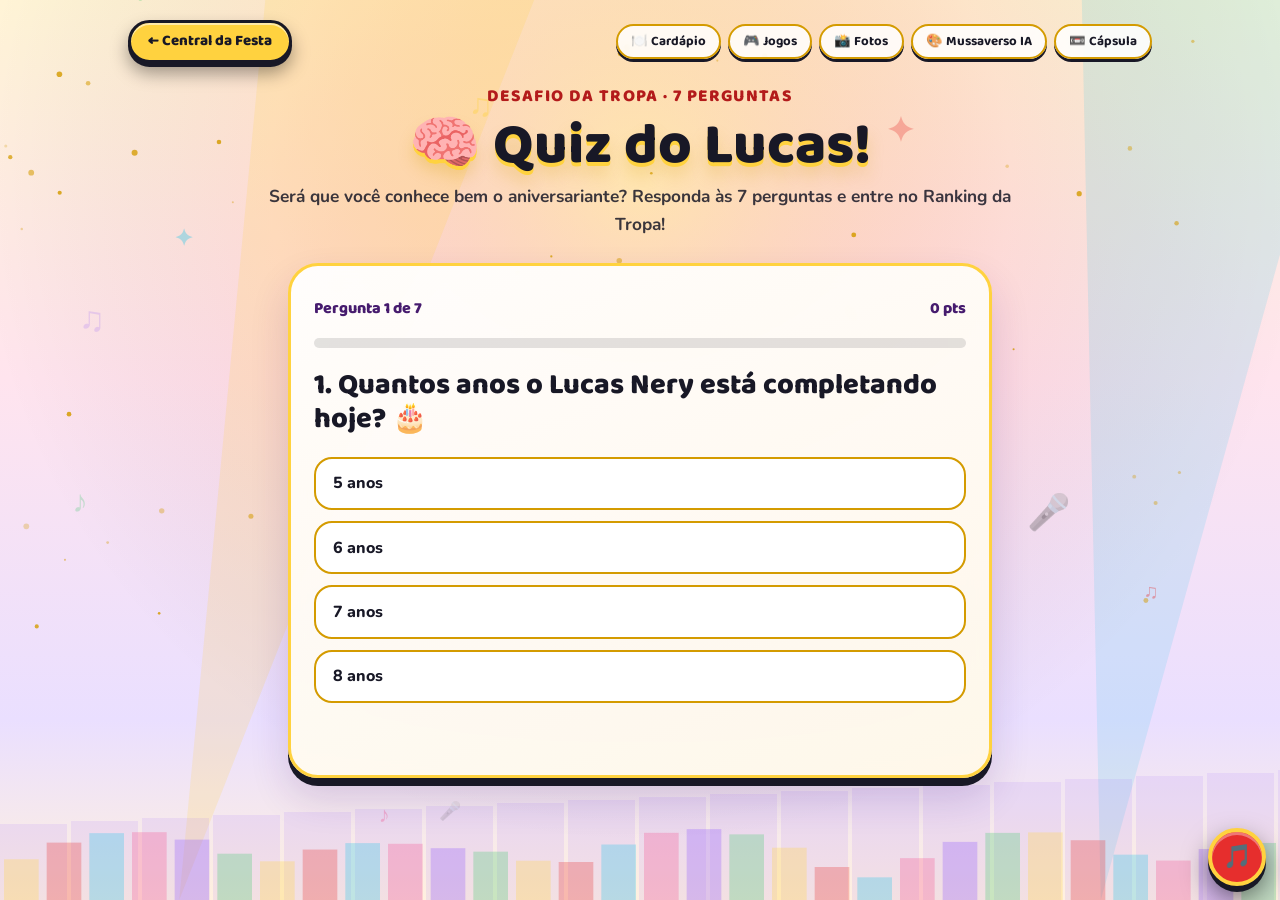
<file: quiz.html>
<!DOCTYPE html>
<html lang="pt-BR">
<head>
<meta charset="UTF-8">
<meta name="viewport" content="width=device-width, initial-scale=1.0">
<meta name="robots" content="noindex, nofollow, noarchive, nosnippet, noimageindex">
<meta name="theme-color" content="#140928">
<link rel="icon" href="favicon.ico" sizes="any">
<link rel="icon" href="favicon.svg" type="image/svg+xml">
<link rel="apple-touch-icon" href="apple-touch-icon.png">
<title>🧠 Quiz do Lucas — Lucas Nery faz 7! 🎤</title>
<meta name="description" content="Quem conhece melhor o Lucas? 7 perguntas sobre o aniversariante de 7 anos valendo pontos no Ranking da Tropa!">
<link rel="preconnect" href="https://fonts.googleapis.com">
<link rel="preconnect" href="https://fonts.gstatic.com" crossorigin>
<link href="https://fonts.googleapis.com/css2?family=Baloo+2:wght@600;700;800&family=Nunito:wght@400;700;800&display=swap" rel="stylesheet">
<link rel="stylesheet" href="css/tema-mussa.css">
<style>
body{min-height:100svh;padding-bottom:4rem}
.wrap{max-width:740px;margin:0 auto;padding:0 1.1rem}
.quiz-card{padding:1.9rem 1.45rem;border-color:var(--ouro)}
.quiz-meta{display:flex;justify-content:space-between;align-items:center;gap:.6rem;flex-wrap:wrap;margin-bottom:1rem;font-family:var(--display);font-weight:800;color:var(--palco-roxo)}
.prog-bar{height:10px;background:rgba(24,24,38,.12);border-radius:99px;overflow:hidden;margin-bottom:1.3rem}
.prog-bar > span{display:block;height:100%;width:0;background:linear-gradient(90deg,var(--ouro),var(--laranja));transition:width .3s ease}
.pergunta-txt{font-family:var(--display);font-weight:800;font-size:clamp(1.3rem,5.2vw,1.8rem);line-height:1.18;margin-bottom:1.25rem;color:var(--grafite)}
.opcoes{display:grid;gap:.7rem}
.opcao-btn{
  text-align:left;font-family:var(--texto);font-weight:800;font-size:1rem;
  color:var(--grafite);background:#FFFFFF;
  border:2.5px solid var(--ouro-escuro);border-radius:18px;padding:.85rem 1.05rem;
  transition:transform .12s ease, border-color .12s ease, background .12s ease;
}
.opcao-btn:hover:not([disabled]){transform:translateY(-2px);border-color:var(--ouro-escuro);background:#FFF1C2}
.opcao-btn.certa{background:rgba(62,201,107,.28);border-color:var(--verde);color:var(--grafite)}
.opcao-btn.errada{background:rgba(230,46,45,.28);border-color:var(--vermelho);color:var(--grafite)}
.feedback{margin-top:1rem;font-weight:800;min-height:1.6rem;text-align:center;color:var(--vermelho-escuro)}
.resultado-box{text-align:center;display:none}
.resultado-box.ativo{display:block}
.nota-grande{font-family:var(--display);font-weight:800;font-size:clamp(2.4rem,10vw,3.6rem);color:var(--vermelho);line-height:1;margin:.5rem 0}
.campo-nome{
  width:min(320px,100%);font-family:var(--texto);font-size:1rem;font-weight:800;
  color:var(--grafite);background:#FFFFFF;
  border:2.5px solid var(--ouro-escuro);border-radius:14px;padding:.65rem .95rem;text-align:center;margin:.9rem 0;
}
</style>
</head>
<body>
<header class="topo">
  <a class="voltar" href="index.html?festa=1">← Central da Festa</a>
  <nav class="nav-mini" aria-label="Outras páginas da festa">
    <a href="cardapio.html">🍽️ Cardápio</a>
    <a href="jogos.html">🎮 Jogos</a>
    <a href="fotos.html">📸 Fotos</a>
    <a href="mussa.html">🎨 Mussaverso IA</a>
    <a href="capsula.html">📼 Cápsula</a>
  </nav>
</header>

<section class="hero-pag">
  <p style="font-family:var(--display);font-weight:800;color:var(--vermelho-escuro);letter-spacing:.08em">DESAFIO DA TROPA · 7 PERGUNTAS</p>
  <h1>🧠 Quiz do Lucas!</h1>
  <p>Será que você conhece bem o aniversariante? Responda às 7 perguntas e entre no Ranking da Tropa!</p>
</section>

<main class="wrap">
  <section class="stage-card quiz-card" id="boxQuiz">
    <div id="telaPergunta">
      <div class="quiz-meta">
        <span id="txtPasso">Pergunta 1 de 7</span>
        <span id="txtPontos">0 pts</span>
      </div>
      <div class="prog-bar"><span id="progFill"></span></div>
      <h2 class="pergunta-txt" id="txtPergunta"></h2>
      <div class="opcoes" id="boxOpcoes"></div>
      <p class="feedback" id="txtFeedback" aria-live="polite"></p>
    </div>

    <div class="resultado-box" id="telaResultado">
      <div style="font-size:3.2rem" id="resEmoji">🏆🎤</div>
      <h2 id="resTitulo" style="font-family:var(--display);font-weight:800;font-size:1.9rem;color:var(--vermelho-escuro)"></h2>
      <div class="nota-grande" id="resPts">0 pts</div>
      <p id="resResumo" style="font-weight:700;color:var(--grafite)"></p>
      <div>
        <input class="campo-nome" id="inNomeQuiz" type="text" maxlength="40" placeholder="Seu nome para o Ranking...">
      </div>
      <div style="display:flex;gap:.7rem;justify-content:center;flex-wrap:wrap;margin-top:.5rem">
        <button class="cta cta--capsula" id="btnSalvarRank" type="button">Salvar no Ranking 🏆</button>
        <button class="cta" id="btnJogarNovo" type="button">Jogar novamente ↺</button>
      </div>
    </div>
  </section>
</main>

<div class="toast" id="toast" role="status" aria-live="polite"></div>

<script>
(function () {
  'use strict';
  // Edite facilmente as 7 perguntas abaixo se quiser colocar curiosidades extras da família!
  var PERGUNTAS = [
    {
      q: '1. Quantos anos o Lucas Nery está completando hoje? 🎂',
      opcoes: ['5 anos', '6 anos', '7 anos', '8 anos'],
      correta: 2,
      dica: '7 velas no bolo e 7 microfones dourados no palco!'
    },
    {
      q: '2. Qual é o tema oficial da festa do Lucas? 🎤',
      opcoes: ['Super-Heróis', 'YouTuber Mussa (Mussa Style)', 'Dinossauros', 'Espaço Sideral'],
      correta: 1,
      dica: 'Pano na cabeça, bonézin pra trás — é o Lucas Style!'
    },
    {
      q: '3. Na música tema da festa, qual sinalzinho a tropa faz com a mão? 🤙',
      opcoes: ['Sinalzinho do L (de Lucas!)', 'Sinalzinho do V', 'Sinalzinho do P', 'Sinalzinho do Z'],
      correta: 0,
      dica: 'Faz o sinalzinho do L, L de Lucas!'
    },
    {
      q: '4. Qual é o sabor do Bolo Gran Finale da festa? 🍰',
      opcoes: ['Bolo de cenoura', 'Bolo de chocolate', 'Bolo Torta de Limão', 'Bolo de fubá'],
      correta: 2,
      dica: 'Bolo Torta de Limão com 7 velas acesas no gran finale!'
    },
    {
      q: '5. Em frente a qual parque famoso de São Paulo fica o Guimi Buffet? 🌳',
      opcoes: ['Parque Ibirapuera', 'Parque Villa-Lobos', 'Parque da Aclimação', 'Parque da Independência'],
      correta: 2,
      dica: 'Rua Muniz de Souza, 1130 — em frente ao Parque da Aclimação!'
    },
    {
      q: '6. Quantos jogos existem na Arena Arcade do site da festa? 🎮',
      opcoes: ['2 jogos', '3 jogos', '5 jogos', '7 jogos'],
      correta: 2,
      dica: 'Mussa Surf, Lucas Dash, Voo do Mic, Batalha Hero e Lucas-Man!'
    },
    {
      q: '7. Em que dia nasceu o nosso aniversariante Lucas Nery? 📅',
      opcoes: ['11/12/2019', '12/12/2019', '01/12/2019', '15/11/2019'],
      correta: 0,
      dica: 'O Lucas nasceu no dia 11/12/2019 — completando 7 anos!'
    }
  ];

  var idx = 0, acertos = 0, pontos = 0, inicioP = 0, travado = false;
  var telaPergunta = document.getElementById('telaPergunta');
  var telaResultado = document.getElementById('telaResultado');
  var txtPasso = document.getElementById('txtPasso');
  var txtPontos = document.getElementById('txtPontos');
  var progFill = document.getElementById('progFill');
  var txtPergunta = document.getElementById('txtPergunta');
  var boxOpcoes = document.getElementById('boxOpcoes');
  var txtFeedback = document.getElementById('txtFeedback');
  var inNome = document.getElementById('inNomeQuiz');
  var btnSalvar = document.getElementById('btnSalvarRank');
  var toast = document.getElementById('toast');
  var tm = null;

  try { inNome.value = localStorage.getItem('festa-lucas-nome') || ''; } catch (e) {}

  function mostraToast(msg) {
    toast.textContent = msg;
    toast.classList.add('mostra');
    if (tm) clearTimeout(tm);
    tm = setTimeout(function () { toast.classList.remove('mostra'); }, 3000);
  }

  function renderPergunta() {
    travado = false;
    var p = PERGUNTAS[idx];
    txtPasso.textContent = 'Pergunta ' + (idx + 1) + ' de ' + PERGUNTAS.length;
    txtPontos.textContent = pontos + ' pts';
    progFill.style.width = Math.round((idx / PERGUNTAS.length) * 100) + '%';
    txtPergunta.textContent = p.q;
    txtFeedback.textContent = '';
    boxOpcoes.innerHTML = '';
    inicioP = performance.now();

    p.opcoes.forEach(function (op, i) {
      var b = document.createElement('button');
      b.type = 'button';
      b.className = 'opcao-btn';
      b.textContent = op;
      b.addEventListener('click', function () { responde(i, b); });
      boxOpcoes.appendChild(b);
    });
  }

  function responde(i, btn) {
    if (travado) return;
    travado = true;
    var p = PERGUNTAS[idx];
    var btns = boxOpcoes.querySelectorAll('.opcao-btn');
    btns.forEach(function (b) { b.disabled = true; });
    btns[p.correta].classList.add('certa');

    if (i === p.correta) {
      acertos++;
      var seg = (performance.now() - inicioP) / 1000;
      var ganho = 100 + Math.max(0, Math.round(50 - seg * 5));
      pontos += ganho;
      txtPontos.textContent = pontos + ' pts';
      txtFeedback.textContent = '✅ Mandou bem! +' + ganho + ' pts — ' + p.dica;
    } else {
      btn.classList.add('errada');
      txtFeedback.textContent = '😅 Quase! ' + p.dica;
    }

    setTimeout(function () {
      idx++;
      if (idx < PERGUNTAS.length) renderPergunta();
      else mostraFinal();
    }, 1500);
  }

  function mostraFinal() {
    progFill.style.width = '100%';
    telaPergunta.style.display = 'none';
    telaResultado.classList.add('ativo');
    document.getElementById('resPts').textContent = pontos + ' pts';
    var titulo = acertos === 7 ? 'Sócio VIP da Tropa do L! 👑' :
                 acertos >= 5 ? 'Fã de Carteirinha do Lucas! 🔥' :
                 acertos >= 3 ? 'Convidado Animado! 🎉' : 'Hora de curtir a festa pra conhecer mais! 😄';
    document.getElementById('resTitulo').textContent = titulo;
    document.getElementById('resResumo').textContent = 'Você acertou ' + acertos + ' de ' + PERGUNTAS.length + ' perguntas!';
    btnSalvar.disabled = false;
    btnSalvar.textContent = 'Salvar no Ranking 🏆';
  }

  btnSalvar.addEventListener('click', function () {
    var nome = inNome.value.trim();
    if (!nome) { mostraToast('Digite seu nome para salvar no ranking! 🏆'); inNome.focus(); return; }
    try { localStorage.setItem('festa-lucas-nome', nome); } catch (e) {}
    btnSalvar.disabled = true;
    btnSalvar.textContent = 'Salvando...';
    fetch('/api/ranking', {
      method: 'POST',
      headers: { 'Content-Type': 'application/json' },
      body: JSON.stringify({ nome: nome, jogo: 'runner', pontos: pontos })
    }).then(function (r) { return r.json(); }).then(function (d) {
      if (d && d.ok) {
        btnSalvar.textContent = 'Salvo no Ranking! ✅';
        mostraToast('🏆 Pontuação enviada para o Telão da Tropa!');
      } else {
        btnSalvar.disabled = false;
        btnSalvar.textContent = 'Salvar no Ranking 🏆';
        mostraToast('Não foi possível salvar agora.');
      }
    }).catch(function () {
      btnSalvar.disabled = false;
      btnSalvar.textContent = 'Salvar no Ranking 🏆';
      mostraToast('Erro de conexão.');
    });
  });

  document.getElementById('btnJogarNovo').addEventListener('click', function () {
    idx = 0; acertos = 0; pontos = 0;
    telaResultado.classList.remove('ativo');
    telaPergunta.style.display = 'block';
    renderPergunta();
  });

  renderPergunta();
})();
</script>
<script src="js/palco-bg.js"></script>
<script src="js/musica.js"></script>
</body>
</html>
</file>
<file: css/tema-mussa.css>
/* ============================================================
   TEMA MUSSA — Design System compartilhado (Festa Lucas Nery 7 anos)
   Zero build · Zero frameworks · Street Cartoon / Palco de Rima
   ============================================================ */
:root{
  /* Paleta do Show (topo vibrante -> palco noturno) */
  --palco-vermelho:#E62E2D;
  --palco-laranja:#F05423;
  --palco-carmim:#A91B3A;
  --palco-roxo:#461B6E;
  --palco-noite:#151524;

  /* Cores de marca e acentos */
  --grafite:#181826;
  --grafite-escuro:#0D0D16;
  --vermelho:#E62E2D;
  --vermelho-escuro:#B31B1B;
  --ouro:#FFD23F;
  --ouro-escuro:#D49B00;
  --laranja:#FF7A1A;
  --ciano:#1CC6E8;
  --azul:#2E7CF6;
  --verde:#3EC96B;
  --roxo:#8A4FFF;
  --rosa:#F44E8B;
  --creme:#FFFDF7;
  --branco:#FFFFFF;

  /* Relevo tátil "sticker / HQ" */
  --edge-clara:#E5D9CC;
  --edge-escura:#090912;

  /* Tipografia */
  --display:'Baloo 2','Arial Rounded MT Bold',system-ui,sans-serif;
  --texto:'Nunito','Segoe UI',system-ui,sans-serif;
}

*{margin:0;padding:0;box-sizing:border-box}
html{scroll-behavior:smooth}
body{
  font-family:var(--texto);
  color:var(--grafite);
  line-height:1.6;
  overflow-x:hidden;
  -webkit-text-size-adjust:100%;
  background:#FFF6E5;
}
#palcoCanvas{
  position:fixed;inset:0;width:100%;height:100%;
  z-index:0;pointer-events:none;display:block;
}
body > header,
body > main,
body > section,
body > footer{
  position:relative;z-index:1;
}
img,svg{max-width:100%;display:block}
button{font-family:inherit;cursor:pointer}

/* ---------- Barra superior & Navegação Palco Neon ---------- */
.topo{
  position:relative;z-index:10;
  max-width:1060px;margin:0 auto;padding:1.25rem 1.1rem .8rem;
  display:flex;align-items:center;justify-content:space-between;gap:.75rem;flex-wrap:wrap;
}
.voltar{
  font-family:var(--display);font-weight:800;font-size:.94rem;
  color:var(--grafite);background:var(--ouro);text-decoration:none;
  border:3px solid var(--grafite);border-radius:99px;padding:.4rem 1.08rem;
  box-shadow:inset 0 2px 0 rgba(255,255,255,.55), 0 4px 0 var(--grafite), 0 10px 18px rgba(0,0,0,.38);
  transition:transform .14s ease, box-shadow .14s ease;
}
.voltar:hover{transform:translateY(2px);box-shadow:0 2px 0 var(--grafite), 0 6px 12px rgba(0,0,0,.34)}
.nav-mini{display:flex;gap:.45rem;flex-wrap:wrap}
.nav-mini a{
  font-family:var(--display);font-weight:700;font-size:.83rem;
  color:var(--grafite);background:rgba(255,255,255,.85);text-decoration:none;
  border:2px solid var(--ouro-escuro);border-radius:99px;padding:.3rem .82rem;
  backdrop-filter:blur(8px);-webkit-backdrop-filter:blur(8px);
  box-shadow:0 3px 0 var(--grafite);
  transition:transform .14s ease, border-color .14s ease, background .14s ease;
}
.nav-mini a:hover{
  transform:translateY(-2px);
  border-color:var(--grafite);
  background:var(--ouro);
  color:var(--grafite);
}

/* ---------- Hero de Página (Palco Mussa Neon) ---------- */
.hero-pag{
  text-align:center;color:var(--grafite);
  max-width:780px;margin:0 auto;padding:.45rem 1.1rem 1.55rem;
}
.hero-pag h1{
  font-family:var(--display);font-weight:800;
  font-size:clamp(2.1rem,8.5vw,3.6rem);line-height:.98;
  color:var(--grafite);
  text-shadow:0 .07em 0 var(--ouro), 0 .2em 1rem rgba(212,155,0,.25);
  margin:.45rem 0 .55rem;
}
.hero-pag p{font-weight:700;font-size:clamp(.96rem,3.6vw,1.08rem);color:rgba(24,24,38,.85)}

/* ---------- Superfície Glassmorphism Palco Neon ---------- */
.stage-card{
  position:relative;
  background:linear-gradient(160deg, rgba(255,255,255,.95), rgba(255,248,232,.95));
  color:var(--grafite);
  border:3.5px solid var(--ouro);
  border-radius:30px;
  backdrop-filter:blur(10px);-webkit-backdrop-filter:blur(10px);
  box-shadow:0 8px 0 var(--grafite), 0 20px 38px rgba(70,27,110,.16);
}

/* ---------- Botões CTA táteis ---------- */
.cta{
  font-family:var(--display);font-weight:800;
  display:inline-flex;align-items:center;justify-content:center;gap:.55rem;
  font-size:clamp(1.02rem,4.1vw,1.22rem);
  color:var(--grafite);background:var(--ouro);
  padding:.88rem 1.85rem;border-radius:99px;text-decoration:none;
  border:4px solid var(--grafite);
  box-shadow:inset 0 3px 0 rgba(255,255,255,.55), 0 6px 0 var(--grafite), 0 16px 26px rgba(13,13,22,.38);
  transition:transform .15s ease, box-shadow .15s ease, background .15s ease;
}
.cta:hover{
  transform:translateY(3px);
  box-shadow:inset 0 3px 0 rgba(255,255,255,.55), 0 3px 0 var(--grafite), 0 10px 18px rgba(13,13,22,.32);
}
.cta:active{
  transform:translateY(5px);
  box-shadow:inset 0 3px 0 rgba(255,255,255,.55), 0 1px 0 var(--grafite), 0 6px 12px rgba(13,13,22,.28);
}
.cta:focus-visible{outline:4px solid var(--grafite);outline-offset:3px}
.cta--fotos{background:var(--rosa);color:var(--branco)}
.cta--fotos:hover{background:#FF649C}
.cta--capsula{background:var(--verde);color:var(--grafite)}
.cta--capsula:hover{background:#56DB82}
.cta--ia{background:var(--ciano);color:var(--grafite)}
.cta--ia:hover{background:#48D6F3}
.cta--jogos{background:var(--roxo);color:var(--branco)}
.cta--jogos:hover{background:#9E6BFF}
.cta--topo{margin-top:1.6rem;font-size:clamp(1rem,3.8vw,1.15rem)}

/* ---------- Toast global ---------- */
.toast{
  position:fixed;left:50%;bottom:86px;transform:translateX(-50%) translateY(20px);
  z-index:80;opacity:0;pointer-events:none;
  font-family:var(--display);font-weight:800;
  background:var(--ouro);color:var(--grafite);
  border:3px solid var(--grafite);border-radius:99px;
  padding:.62rem 1.45rem;font-size:.98rem;text-align:center;
  box-shadow:inset 0 3px 0 rgba(255,255,255,.5), 0 5px 0 var(--grafite), 0 14px 26px rgba(13,13,22,.48);
  transition:opacity .32s ease, transform .32s ease;
  max-width:92vw;
}
.toast.mostra{opacity:1;transform:translateX(-50%) translateY(0)}

/* ---------- Botão flutuante de Música Tema (Global) ---------- */
.btn-musica{
  position:fixed;bottom:14px;right:14px;z-index:70;
  width:58px;height:58px;border-radius:50%;
  background:var(--vermelho);color:var(--branco);border:4px solid var(--ouro);
  box-shadow:inset 0 3px 0 rgba(255,255,255,.35), 0 6px 0 var(--grafite), 0 12px 26px rgba(0,0,0,.52);
  display:grid;place-items:center;
  font-size:1.45rem;line-height:1;
  transition:transform .15s ease, box-shadow .15s ease;
}
.btn-musica:hover{transform:translateY(2px);box-shadow:inset 0 3px 0 rgba(255,255,255,.35), 0 4px 0 var(--grafite), 0 10px 20px rgba(0,0,0,.48)}
.btn-musica:focus-visible{outline:4px solid var(--grafite);outline-offset:3px}
.btn-musica.tocando{animation:pulsa-musica .65s ease-in-out infinite;background:var(--ouro);color:var(--grafite);border-color:var(--grafite)}
@keyframes pulsa-musica{0%,100%{transform:scale(1) rotate(-5deg)}50%{transform:scale(1.12) rotate(5deg)}}

/* ---------- Acessibilidade: skip link ---------- */
.skip-link{
  position:absolute;left:-9999px;top:8px;z-index:200;
  font-family:var(--display);font-weight:800;
  background:var(--ouro);color:var(--grafite);
  border:3px solid var(--grafite);border-radius:99px;
  padding:.5rem 1.2rem;text-decoration:none;
}
.skip-link:focus{left:12px}

/* ---------- Movimento reduzido & modo estático ---------- */
@media (prefers-reduced-motion: reduce){
  *{animation:none !important;transition:none !important}
  html{scroll-behavior:auto}
}
.sem-animacao *{animation:none !important;transition:none !important}
</file>
